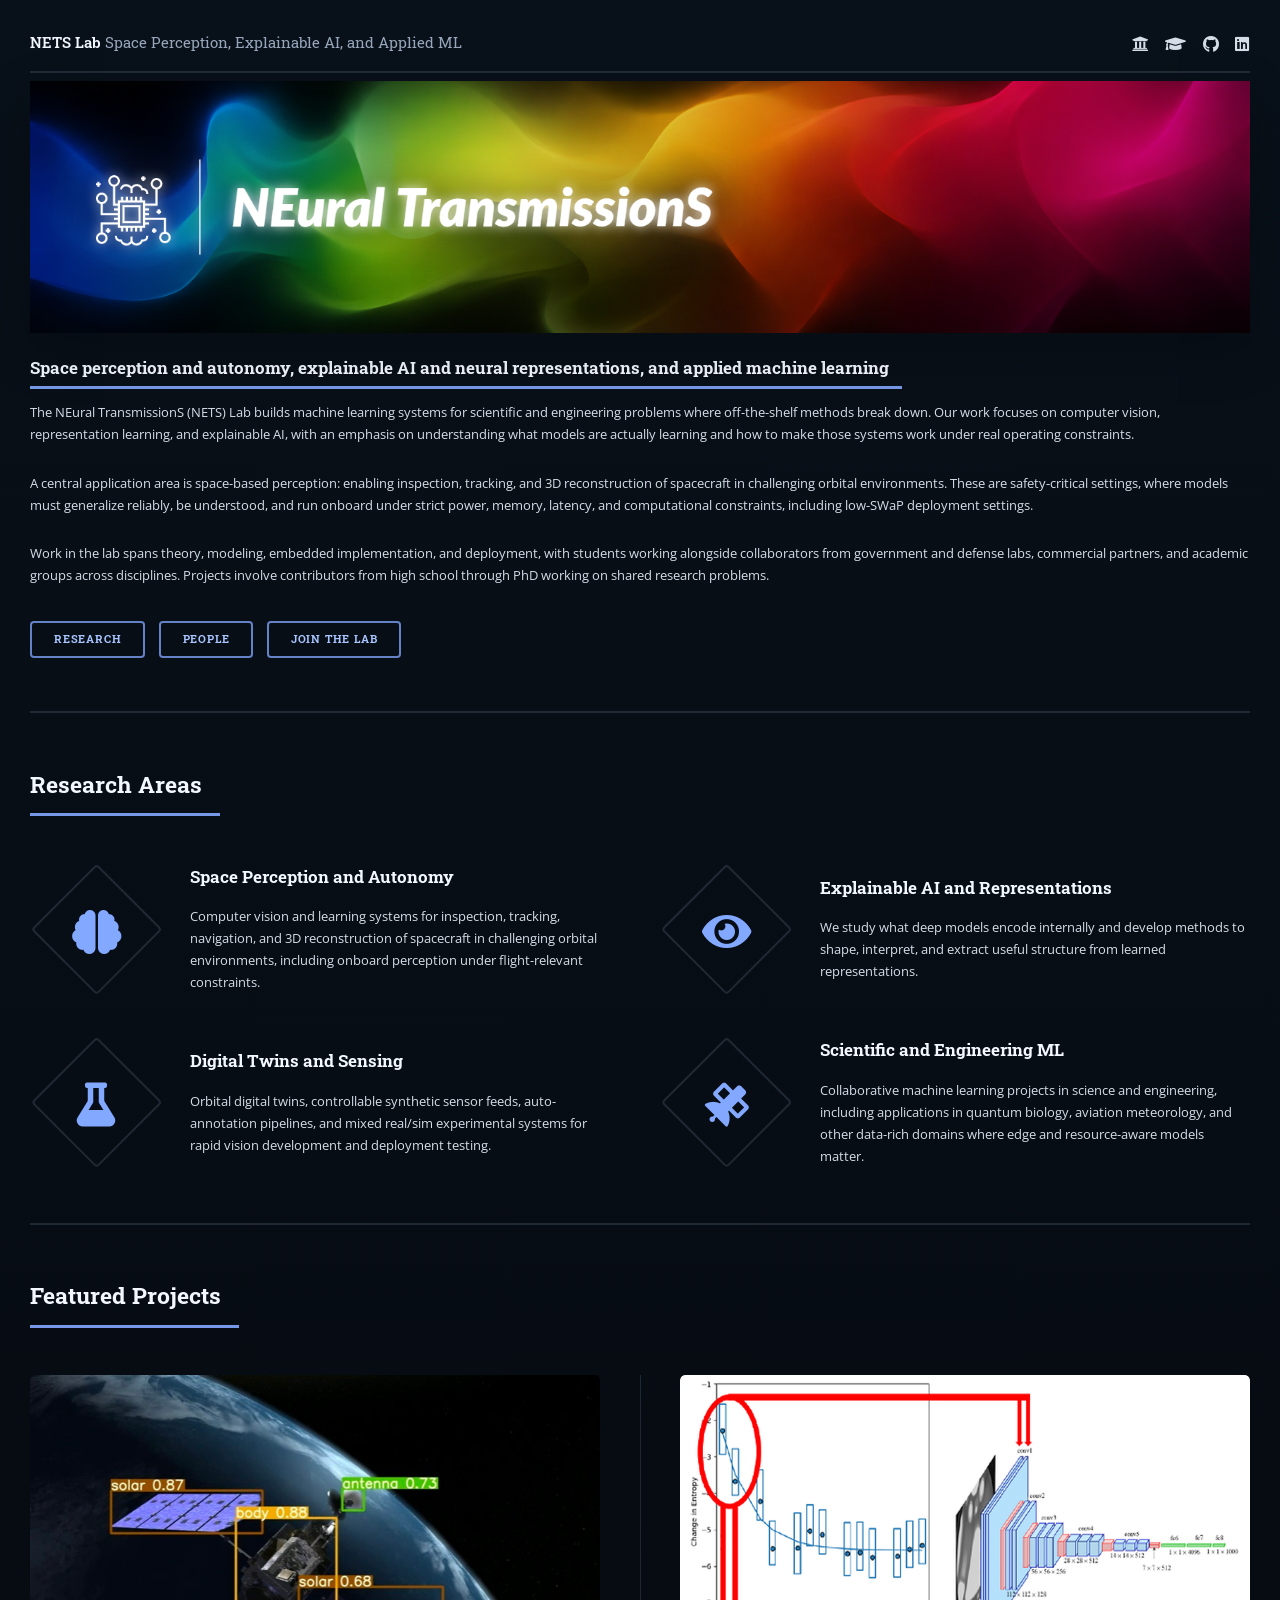
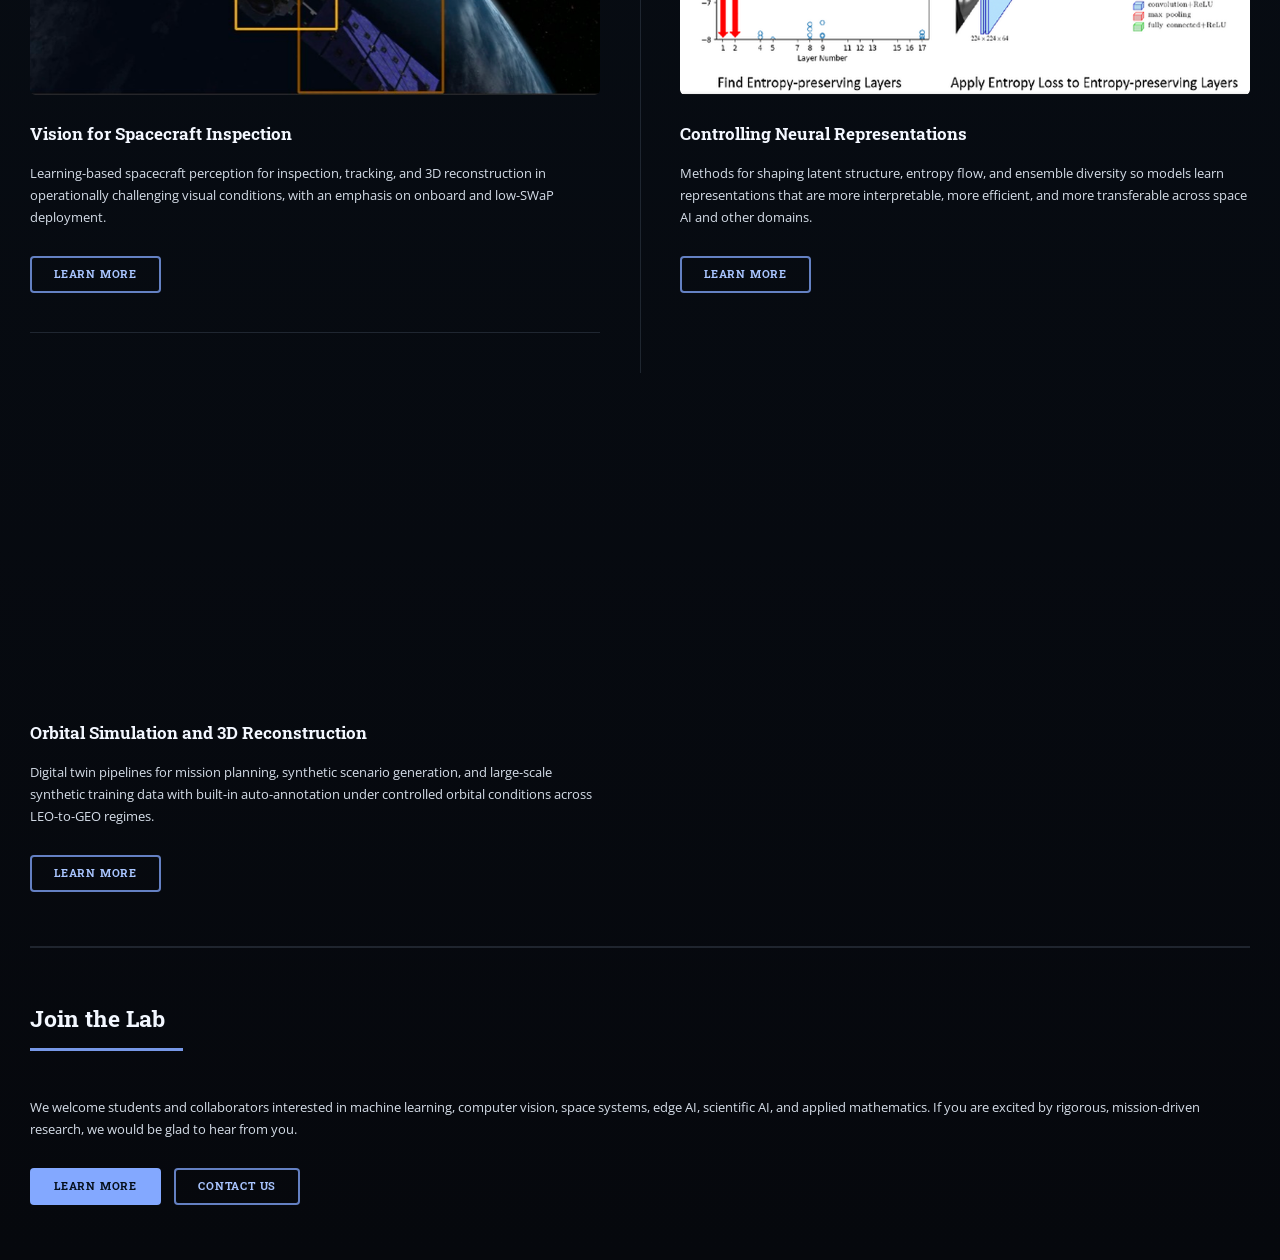
<file: index.html>
<!DOCTYPE HTML>
<!--
	Based on Editorial by HTML5 UP
	html5up.net | @ajlkn
	Free for personal and commercial use under the CCA 3.0 license
-->
<html>
	<head>
		<title>NETS Lab | NEural TransmissionS Lab</title>
		<meta charset="utf-8" />
		<meta name="viewport" content="width=device-width, initial-scale=1, user-scalable=no" />
		<meta name="description" content="NETS Lab studies space perception and autonomy, explainable AI and neural representations, edge deployment, and applied machine learning for scientific and engineering problems." />
		<link rel="stylesheet" href="assets/css/main.css?v=2" />
	</head>
	<body class="is-preload home-page">

		<!-- Wrapper -->
		<div id="wrapper">

			<!-- Main -->
			<div id="main">
				<div class="inner">

					<!-- Header -->
					<header id="header">
						<a href="index.html" class="logo">
							<strong>NETS Lab</strong>
							<span>Space Perception, Explainable AI, and Applied ML</span>
						</a>
						<ul class="icons">
							<li><a href="https://www.fit.edu/faculty-profiles/w/white-ryan/" class="icon solid fa-university"><span class="label">Faculty Profile</span></a></li>
							<li><a href="https://scholar.google.com/citations?hl=en&user=SHsJP3cAAAAJ&view_op=list_works" class="icon solid fa-graduation-cap"><span class="label">Google Scholar</span></a></li>
							<li><a href="https://github.com/NEural-TransmissionS" class="icon brands fa-github"><span class="label">GitHub</span></a></li>
							<li><a href="https://www.linkedin.com/in/ryan-white-326301b/" class="icon brands fa-linkedin"><span class="label">LinkedIn</span></a></li>
						</ul>
					</header>

					<!-- Banner -->
					<section class="banner-hero" aria-labelledby="nets-lab-title">
						<img src="images/nets-banner-bg.png" class="banner-bg" alt="" aria-hidden="true" />
						<div class="banner-overlay" aria-hidden="true"></div>
						<div class="banner-content">
							<img src="images/nets-banner-white.png" alt="NETS Lab logo" class="banner-logo" />
						</div>
					</section>

					<ul class="actions mobile-home-nav">
						<li><a href="about.html" class="button small">About</a></li>
						<li><a href="research.html" class="button small">Research</a></li>
						<li><a href="research.html#representative-projects" class="button small">Projects</a></li>
						<li><a href="research.html#all-publications" class="button small">Publications</a></li>
						<li><a href="people.html" class="button small">People</a></li>
						<li><a href="join.html" class="button small">Join</a></li>
						<li><a href="contact.html" class="button small">Contact</a></li>
					</ul>

					<!-- Intro -->
					<section class="home-intro">
						<header class="major">
							<h3 id="nets-lab-title">Space perception and autonomy, explainable AI and neural representations, and applied machine learning</h3>
						</header>

						<p>
							The NEural TransmissionS (NETS) Lab builds machine learning systems for scientific and engineering problems where off-the-shelf methods break down. Our work focuses on computer vision, representation learning, and explainable AI, with an emphasis on understanding what models are actually learning and how to make those systems work under real operating constraints.
						</p>

						<p>
							A central application area is space-based perception: enabling inspection, tracking, and 3D reconstruction of spacecraft in challenging orbital environments. These are safety-critical settings, where models must generalize reliably, be understood, and run onboard under strict power, memory, latency, and computational constraints, including low-SWaP deployment settings.
						</p>

						<p>
							Work in the lab spans theory, modeling, embedded implementation, and deployment, with students working alongside collaborators from government and defense labs, commercial partners, and academic groups across disciplines. Projects involve contributors from high school through PhD working on shared research problems.
						</p>

						<ul class="actions">
							<li><a href="research.html" class="button big">Research</a></li>
							<li><a href="people.html" class="button">People</a></li>
							<li><a href="join.html" class="button">Join the Lab</a></li>
						</ul>

					</section>

					<!-- Section: Research Areas -->
					<section>
						<header class="major">
							<h2>Research Areas</h2>
						</header>
						<div class="features">

							<article>
								<span class="icon solid fa-brain"></span>
								<div class="content">
									<h3>Space Perception and Autonomy</h3>
									<p>
										Computer vision and learning systems for inspection, tracking, navigation, and 3D reconstruction of spacecraft in challenging orbital environments, including onboard perception under flight-relevant constraints.
									</p>
								</div>
							</article>

							<article>
								<span class="icon solid fa-eye"></span>
								<div class="content">
									<h3>Explainable AI and Representations</h3>
									<p>
										We study what deep models encode internally and develop methods to shape, interpret, and extract useful structure from learned representations.
									</p>
								</div>
							</article>

							<article>
								<span class="icon solid fa-flask"></span>
								<div class="content">
									<h3>Digital Twins and Sensing</h3>
									<p>
										Orbital digital twins, controllable synthetic sensor feeds, auto-annotation pipelines, and mixed real/sim experimental systems for rapid vision development and deployment testing.
									</p>
								</div>
							</article>

							<article>
								<span class="icon solid fa-satellite"></span>
								<div class="content">
									<h3>Scientific and Engineering ML</h3>
									<p>
										Collaborative machine learning projects in science and engineering, including applications in quantum biology, aviation meteorology, and other data-rich domains where edge and resource-aware models matter.
									</p>
								</div>
							</article>

						</div>
					</section>

					<!-- Section: Featured Projects -->
					<section>
						<header class="major">
							<h2>Featured Projects</h2>
						</header>
						<div class="posts featured-projects">

							<article>
								<a href="research.html#representative-projects" class="image"><img src="images/objdetection.png" alt="Spacecraft inspection and object detection preview" /></a>
								<h3>Vision for Spacecraft Inspection</h3>
								<p>
									Learning-based spacecraft perception for inspection, tracking, and 3D reconstruction in operationally challenging visual conditions, with an emphasis on onboard and low-SWaP deployment.
								</p>
								<ul class="actions">
									<li><a href="research.html#representative-projects" class="button">Learn More</a></li>
								</ul>
							</article>

							<article>
								<a href="research.html#representative-projects" class="image"><img src="images/entropy-guidance-home.png" alt="Entropy guidance diagram for controlling neural representations" /></a>
								<h3>Controlling Neural Representations</h3>
								<p>
									Methods for shaping latent structure, entropy flow, and ensemble diversity so models learn representations that are more interpretable, more efficient, and more transferable across space AI and other domains.
								</p>
								<ul class="actions">
									<li><a href="research.html#representative-projects" class="button">Learn More</a></li>
								</ul>
							</article>

							<article>
								<a href="research.html#representative-projects" class="image">
									<video autoplay muted loop playsinline preload="metadata" aria-label="Orbital simulation and reconstruction project preview">
										<source src="images/dte_sim_website.mp4" type="video/mp4" />
									</video>
								</a>
								<h3>Orbital Simulation and 3D Reconstruction</h3>
								<p>
									Digital twin pipelines for mission planning, synthetic scenario generation, and large-scale synthetic training data with built-in auto-annotation under controlled orbital conditions across LEO-to-GEO regimes.
								</p>
								<ul class="actions">
									<li><a href="research.html#representative-projects" class="button">Learn More</a></li>
								</ul>
							</article>

						</div>
					</section>

					<!-- Section: Join -->
					<section>
						<header class="major">
							<h2>Join the Lab</h2>
						</header>
						<p>
							We welcome students and collaborators interested in machine learning, computer vision, space systems, edge AI, scientific AI, and applied mathematics. If you are excited by rigorous, mission-driven research, we would be glad to hear from you.
						</p>
						<ul class="actions">
							<li><a href="join.html" class="button primary">Learn More</a></li>
							<li><a href="contact.html" class="button">Contact Us</a></li>
						</ul>
					</section>

				</div>
			</div>

			<!-- Sidebar -->
			<div id="sidebar">
				<div class="inner">

					<!-- Menu -->
					<nav id="menu">
						<header class="major">
							<h2>Menu</h2>
						</header>
						<ul>
							<li><a href="index.html">Home</a></li>
							<li><a href="about.html">About the Lab</a></li>

							<li><a href="research.html">Research</a></li>
							<li><a href="people.html">People</a></li>

							<li><a href="join.html">Join the Lab</a></li>
							<li><a href="contact.html">Contact</a></li>
						</ul>
					</nav>

					<!-- Quick Links -->
					<section>
						<div class="mini-posts">

							<article>
								<a href="people.html" class="image"><img src="images/nets-people-preview.jpg" alt="NETS Lab group photo" /></a>
								<p>Meet current students, researchers, and collaborators in the lab.</p>
							</article>

							<article>
								<p>Learn about opportunities for undergraduate, master's, and PhD students.</p>
							</article>

						</div>
						<ul class="actions">
							<li><a href="about.html" class="button">About NETS</a></li>
						</ul>
					</section>

					<!-- Contact -->
					<section>
						<header class="major">
							<h2>Get in touch</h2>
						</header>
						<p>
							For collaboration inquiries, student opportunities, or general questions about the lab, feel free to reach out.
						</p>
						<ul class="contact">
							<li class="icon solid fa-envelope">
								<a href="mailto:rwhite@fit.edu">rwhite@fit.edu</a>
							</li>
							<li class="icon solid fa-building">
								Florida Institute of Technology<br />
								Department of Mathematics and Systems Engineering<br />
								Melbourne, Florida
							</li>
							<li class="icon solid fa-globe">
								<a href="https://www.fit.edu/faculty-profiles/w/white-ryan/">Dr. White's Faculty Profile</a>
							</li>
						</ul>
					</section>

					<!-- Footer -->
					<footer id="footer">
						<p class="copyright">
							&copy; 2026 NETS Lab. All rights reserved.
						</p>
					</footer>

				</div>
			</div>

		</div>

		<!-- Scripts -->
		<script src="assets/js/jquery.min.js"></script>
		<script src="assets/js/browser.min.js"></script>
		<script src="assets/js/breakpoints.min.js"></script>
		<script src="assets/js/util.js"></script>
		<script src="assets/js/main.js"></script>

	</body>
</html>
</file>
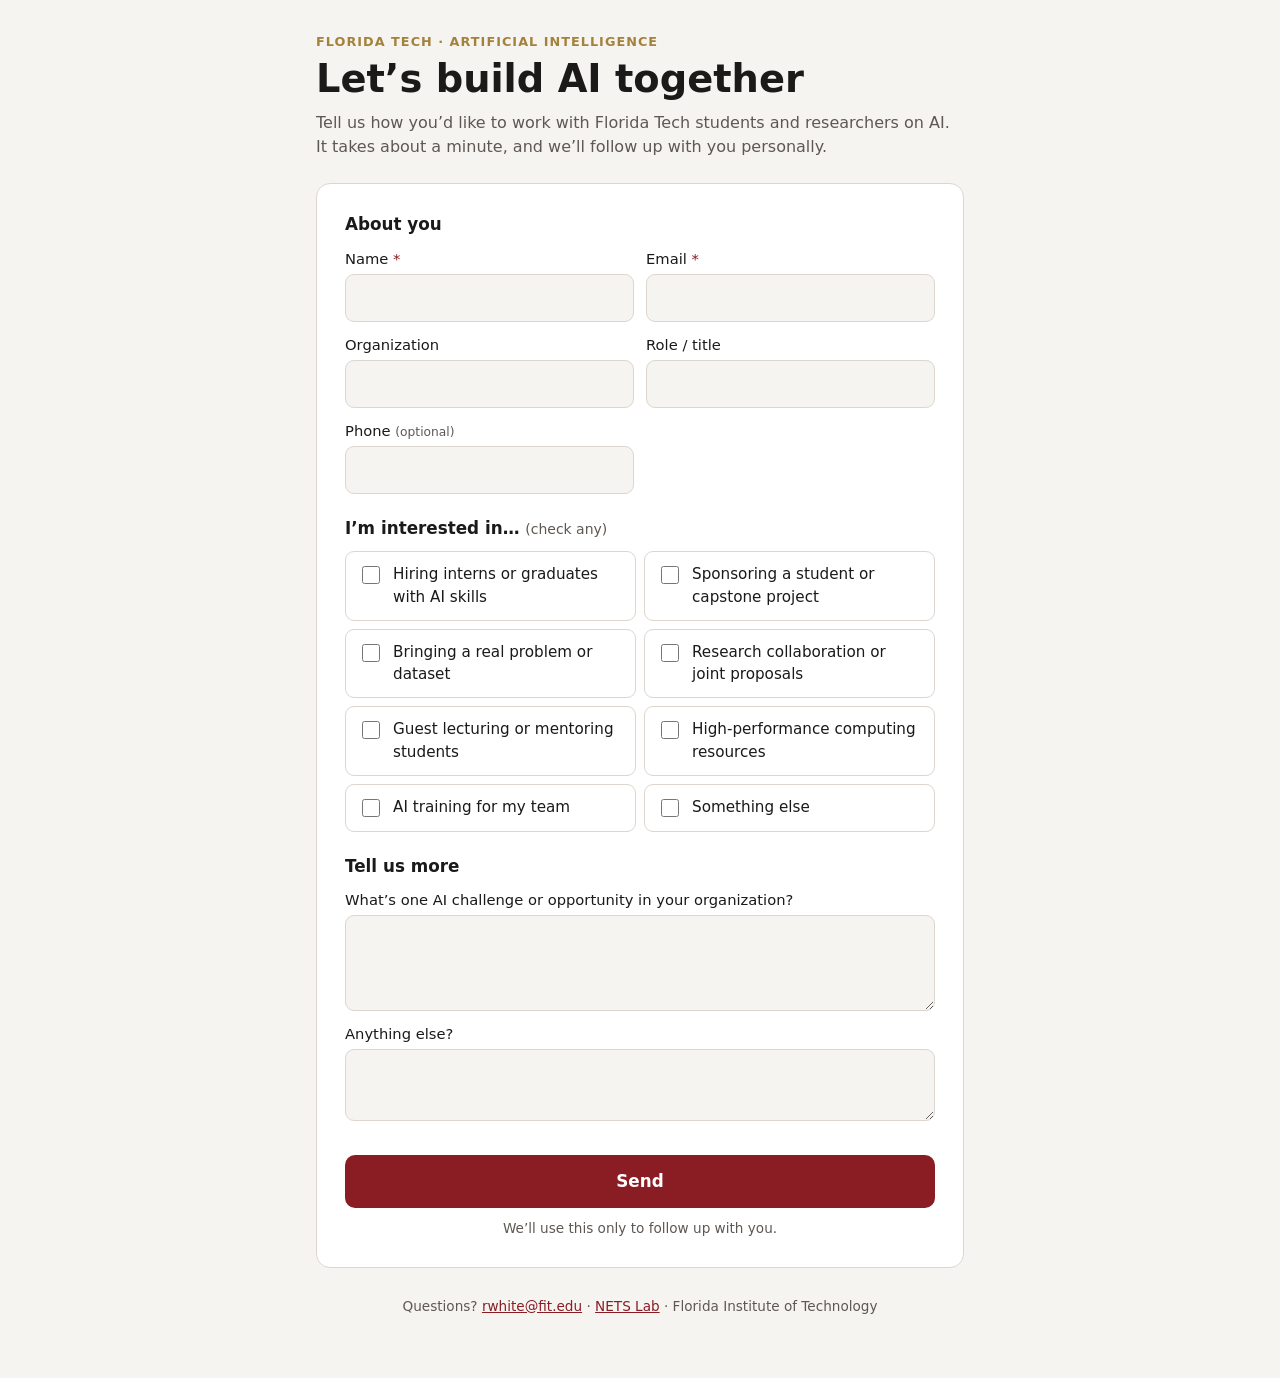
<file: apps/connect/index.html>
<!doctype html>
<html lang="en">
  <head>
    <meta charset="UTF-8" />
    <meta name="viewport" content="width=device-width, initial-scale=1.0" />
    <title>Build AI With Florida Tech</title>
    <meta
      name="description"
      content="Connect with Florida Tech on AI: internships, sponsored projects, research collaboration, and more."
    />
    <link rel="stylesheet" href="./styles.css" />
    <!-- Form logic + backend URL live in src/. See README.md for the submission interface. -->
    <script type="module" src="./src/main.js"></script>
  </head>
  <body>
    <main class="page">
      <header class="intro">
        <p class="eyebrow">Florida Tech &middot; Artificial Intelligence</p>
        <h1>Let&rsquo;s build AI together</h1>
        <p class="lead">
          Tell us how you&rsquo;d like to work with Florida Tech students and researchers on AI.
          It takes about a minute, and we&rsquo;ll follow up with you personally.
        </p>
      </header>

      <form id="connectForm" class="card" novalidate>
        <fieldset class="group">
          <legend>About you</legend>
          <div class="grid">
            <label class="field">
              <span>Name <em aria-hidden="true">*</em></span>
              <input name="name" type="text" autocomplete="name" required maxlength="200" />
            </label>
            <label class="field">
              <span>Email <em aria-hidden="true">*</em></span>
              <input name="email" type="email" autocomplete="email" required maxlength="200" />
            </label>
            <label class="field">
              <span>Organization</span>
              <input name="organization" type="text" autocomplete="organization" maxlength="200" />
            </label>
            <label class="field">
              <span>Role / title</span>
              <input name="role" type="text" autocomplete="organization-title" maxlength="200" />
            </label>
            <label class="field">
              <span>Phone <small>(optional)</small></span>
              <input name="phone" type="tel" autocomplete="tel" maxlength="50" />
            </label>
          </div>
        </fieldset>

        <fieldset class="group">
          <legend>I&rsquo;m interested in&hellip; <small>(check any)</small></legend>
          <!-- Values are written verbatim into the Sheet's "Interests" column; edit freely. -->
          <div class="choices">
            <label class="choice"><input type="checkbox" name="interests" value="Hiring interns or graduates" /><span>Hiring interns or graduates with AI skills</span></label>
            <label class="choice"><input type="checkbox" name="interests" value="Sponsoring a student project" /><span>Sponsoring a student or capstone project</span></label>
            <label class="choice"><input type="checkbox" name="interests" value="Bringing a problem or dataset" /><span>Bringing a real problem or dataset</span></label>
            <label class="choice"><input type="checkbox" name="interests" value="Research collaboration" /><span>Research collaboration or joint proposals</span></label>
            <label class="choice"><input type="checkbox" name="interests" value="Guest lecturing or mentoring" /><span>Guest lecturing or mentoring students</span></label>
            <label class="choice"><input type="checkbox" name="interests" value="High-performance computing" /><span>High-performance computing resources</span></label>
            <label class="choice"><input type="checkbox" name="interests" value="AI training for my team" /><span>AI training for my team</span></label>
            <label class="choice"><input type="checkbox" name="interests" value="Something else" /><span>Something else</span></label>
          </div>
        </fieldset>

        <fieldset class="group">
          <legend>Tell us more</legend>
          <label class="field">
            <span>What&rsquo;s one AI challenge or opportunity in your organization?</span>
            <textarea name="challenge" rows="3" maxlength="2000"></textarea>
          </label>
          <label class="field">
            <span>Anything else?</span>
            <textarea name="notes" rows="2" maxlength="2000"></textarea>
          </label>
        </fieldset>

        <!-- Honeypot: hidden from people; bots that fill it are silently dropped server-side. -->
        <div class="hp" aria-hidden="true">
          <label>Website <input name="website" type="text" tabindex="-1" autocomplete="off" /></label>
        </div>
        <!-- Filled from the ?src= query param (e.g. the QR code on a slide) so you can tell events apart. -->
        <input type="hidden" name="source" value="direct" />

        <p id="formError" class="error" role="alert" hidden></p>
        <button id="submitBtn" type="submit" class="submit">Send</button>
        <p class="fineprint">We&rsquo;ll use this only to follow up with you.</p>
      </form>

      <section id="thanks" class="card thanks" tabindex="-1" hidden>
        <h2>Thank you!</h2>
        <p>We&rsquo;ve got your note and will be in touch soon.</p>
        <p>
          Can&rsquo;t wait? Email
          <a href="mailto:rwhite@fit.edu">Dr. Ryan White</a>.
        </p>
      </section>

      <footer class="footer">
        <p>
          Questions? <a href="mailto:rwhite@fit.edu">rwhite@fit.edu</a> &middot;
          <a href="../../index.html">NETS Lab</a> &middot; Florida Institute of Technology
        </p>
      </footer>
    </main>
  </body>
</html>
</file>
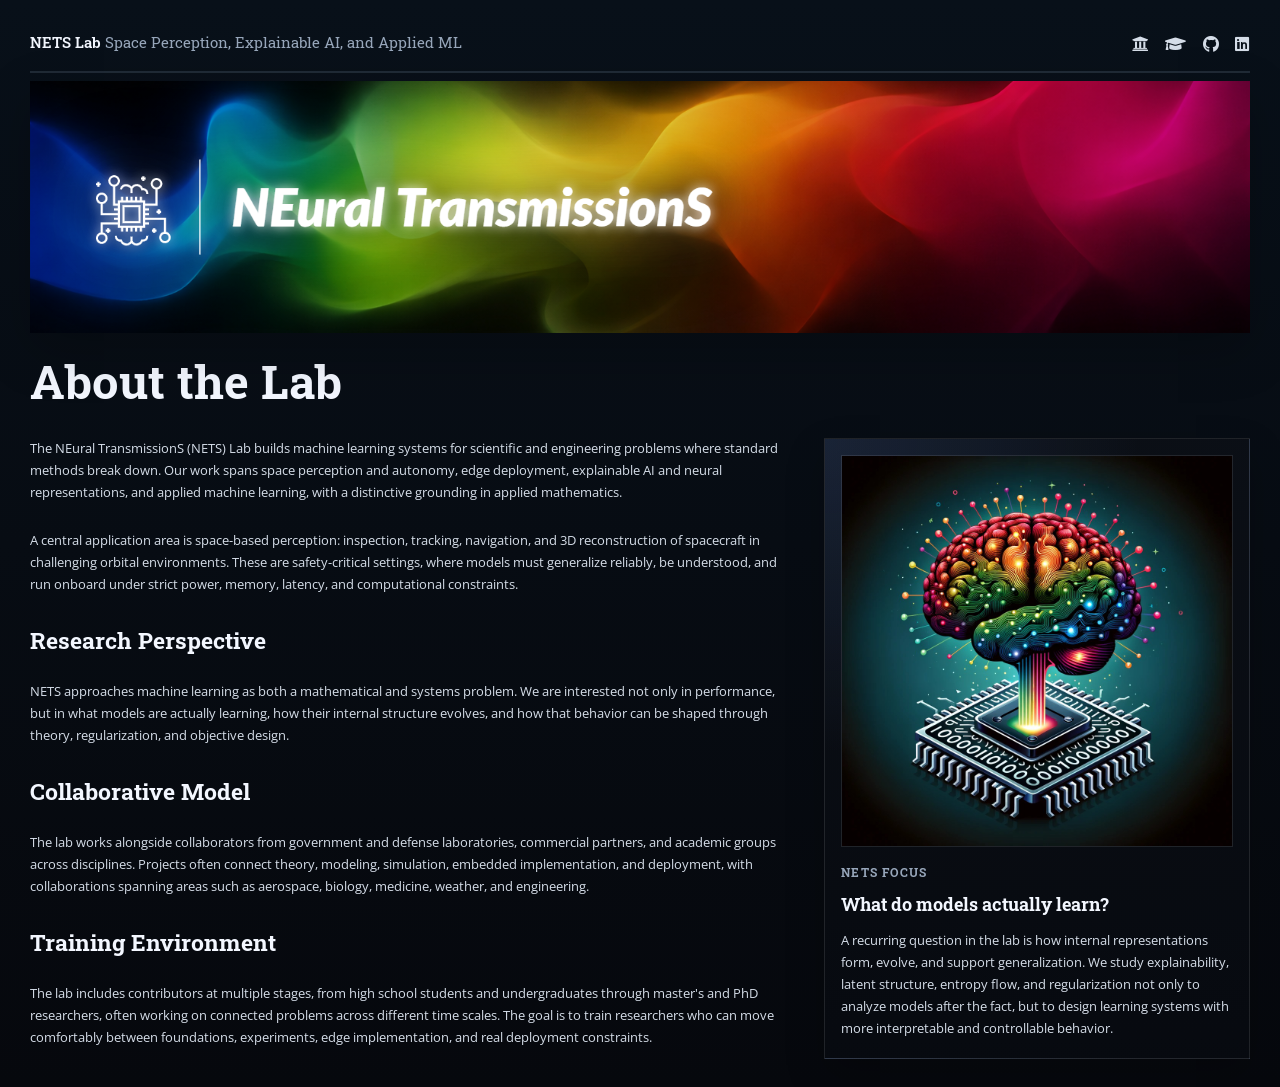
<file: about.html>
<!DOCTYPE HTML>
<!--
	Based on Editorial by HTML5 UP
	html5up.net | @ajlkn
	Free for personal and commercial use under the CCA 3.0 license
-->
<html>
	<head>
		<title>About | NETS Lab</title>
		<meta charset="utf-8" />
		<meta name="viewport" content="width=device-width, initial-scale=1, user-scalable=no" />
		<meta name="description" content="About the NEural TransmissionS (NETS) Lab." />
		<link rel="stylesheet" href="assets/css/main.css" />
	</head>
	<body class="is-preload">

		<div id="wrapper">

			<div id="main">
				<div class="inner">

					<header id="header">
						<a href="index.html" class="logo">
							<strong>NETS Lab</strong>
							<span>Space Perception, Explainable AI, and Applied ML</span>
						</a>
						<ul class="icons">
							<li><a href="https://www.fit.edu/faculty-profiles/w/white-ryan/" class="icon solid fa-university"><span class="label">Faculty Profile</span></a></li>
							<li><a href="https://scholar.google.com/citations?hl=en&user=SHsJP3cAAAAJ&view_op=list_works" class="icon solid fa-graduation-cap"><span class="label">Google Scholar</span></a></li>
							<li><a href="https://github.com/NEural-TransmissionS" class="icon brands fa-github"><span class="label">GitHub</span></a></li>
							<li><a href="https://www.linkedin.com/in/ryan-white-326301b/" class="icon brands fa-linkedin"><span class="label">LinkedIn</span></a></li>
						</ul>
					</header>

					<ul class="actions mobile-home-nav">
						<li><a href="about.html" class="button small">About</a></li>
						<li><a href="research.html" class="button small">Research</a></li>
						<li><a href="research.html#representative-projects" class="button small">Projects</a></li>
						<li><a href="research.html#all-publications" class="button small">Publications</a></li>
						<li><a href="people.html" class="button small">People</a></li>
						<li><a href="join.html" class="button small">Join</a></li>
						<li><a href="contact.html" class="button small">Contact</a></li>
					</ul>

					<section class="banner-hero" aria-hidden="true">
						<img src="images/nets-banner-bg.png" class="banner-bg" alt="" />
						<div class="banner-overlay"></div>
						<div class="banner-content">
							<img src="images/nets-banner-white.png" alt="" class="banner-logo" />
						</div>
					</section>

					<section class="page-intro">
						<header class="main">
							<h1>About the Lab</h1>
						</header>

						<div class="about-intro-grid">
							<div class="about-intro-copy">
								<p>
									The NEural TransmissionS (NETS) Lab builds machine learning systems for scientific and engineering problems where standard methods break down. Our work spans space perception and autonomy, edge deployment, explainable AI and neural representations, and applied machine learning, with a distinctive grounding in applied mathematics.
								</p>

								<p>
									A central application area is space-based perception: inspection, tracking, navigation, and 3D reconstruction of spacecraft in challenging orbital environments. These are safety-critical settings, where models must generalize reliably, be understood, and run onboard under strict power, memory, latency, and computational constraints.
								</p>
								<h2>Research Perspective</h2>

								<p>
									NETS approaches machine learning as both a mathematical and systems problem. We are interested not only in performance, but in what models are actually learning, how their internal structure evolves, and how that behavior can be shaped through theory, regularization, and objective design.
								</p>

								<h2>Collaborative Model</h2>

								<p>
									The lab works alongside collaborators from government and defense laboratories, commercial partners, and academic groups across disciplines. Projects often connect theory, modeling, simulation, embedded implementation, and deployment, with collaborations spanning areas such as aerospace, biology, medicine, weather, and engineering.
								</p>

								<h2>Training Environment</h2>

								<p>
									The lab includes contributors at multiple stages, from high school students and undergraduates through master's and PhD researchers, often working on connected problems across different time scales. The goal is to train researchers who can move comfortably between foundations, experiments, edge implementation, and real deployment constraints.
								</p>
							</div>

							<div class="about-side-stack">
								<aside class="about-accent-card about-accent-inline">
									<img src="images/cool_brain_3.jpg" alt="Stylized neural-brain illustration" class="about-accent-image" />
									<p class="about-accent-label">NETS Focus</p>
									<h2>What do models actually learn?</h2>
									<p>
										A recurring question in the lab is how internal representations form, evolve, and support generalization. We study explainability, latent structure, entropy flow, and regularization not only to analyze models after the fact, but to design learning systems with more interpretable and controllable behavior.
									</p>
								</aside>
							</div>
						</div>

					</section>

				</div>
			</div>

			<div id="sidebar">
				<div class="inner">

					<nav id="menu">
						<header class="major">
							<h2>Menu</h2>
						</header>
						<ul>
							<li><a href="index.html">Home</a></li>
							<li><a href="about.html">About the Lab</a></li>
							<li><a href="research.html">Research</a></li>
							<li><a href="people.html">People</a></li>
							<li><a href="join.html">Join the Lab</a></li>
							<li><a href="contact.html">Contact</a></li>
						</ul>
					</nav>

					<section>
						<header class="major">
							<h2>Quick Links</h2>
						</header>
						<div class="mini-posts">
							<article>
								<p>Research themes spanning space perception, explainable AI, neural representations, and scientific machine learning.</p>
							</article>
							<article>
								<p>People and collaborators across mathematics, machine learning, computer vision, and aerospace applications.</p>
							</article>
							<article>
								<p>Open opportunities for students interested in rigorous, applied, and collaborative research.</p>
							</article>
						</div>
						<ul class="actions">
							<li><a href="research.html" class="button">Research</a></li>
						</ul>
					</section>

					<section>
						<header class="major">
							<h2>Get in touch</h2>
						</header>
						<p>
							For collaboration inquiries, student opportunities, or general questions about the lab, feel free to reach out.
						</p>
						<ul class="contact">
							<li class="icon solid fa-envelope">
								<a href="mailto:rwhite@fit.edu">rwhite@fit.edu</a>
							</li>
							<li class="icon solid fa-building">
								Florida Institute of Technology<br />
								Department of Mathematics and Systems Engineering<br />
								Melbourne, Florida
							</li>
							<li class="icon solid fa-globe">
								<a href="https://www.fit.edu/faculty-profiles/w/white-ryan/">Dr. White's Faculty Profile</a>
							</li>
						</ul>
					</section>

					<footer id="footer">
						<p class="copyright">
							&copy; 2026 NETS Lab. All rights reserved.
						</p>
					</footer>

				</div>
			</div>

		</div>

		<script src="assets/js/jquery.min.js"></script>
		<script src="assets/js/browser.min.js"></script>
		<script src="assets/js/breakpoints.min.js"></script>
		<script src="assets/js/util.js"></script>
		<script src="assets/js/main.js"></script>

	</body>
</html>
</file>
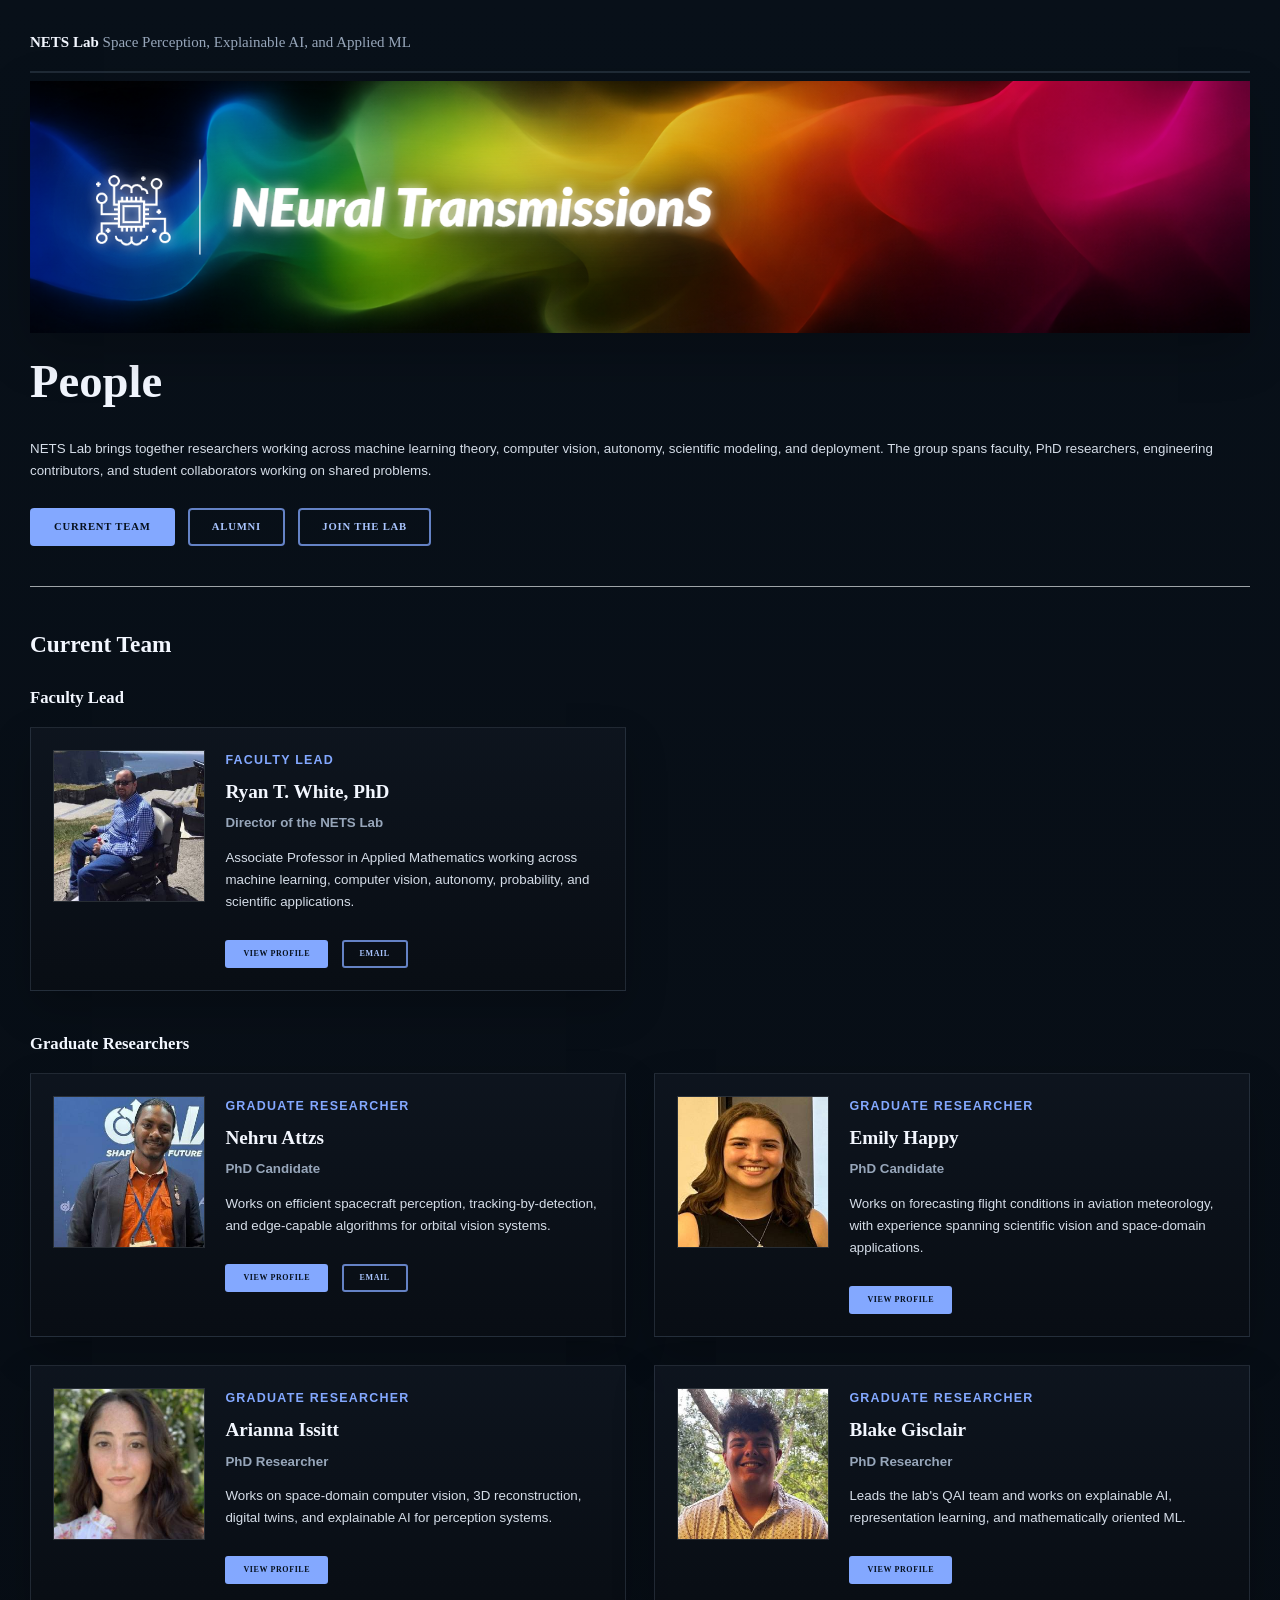
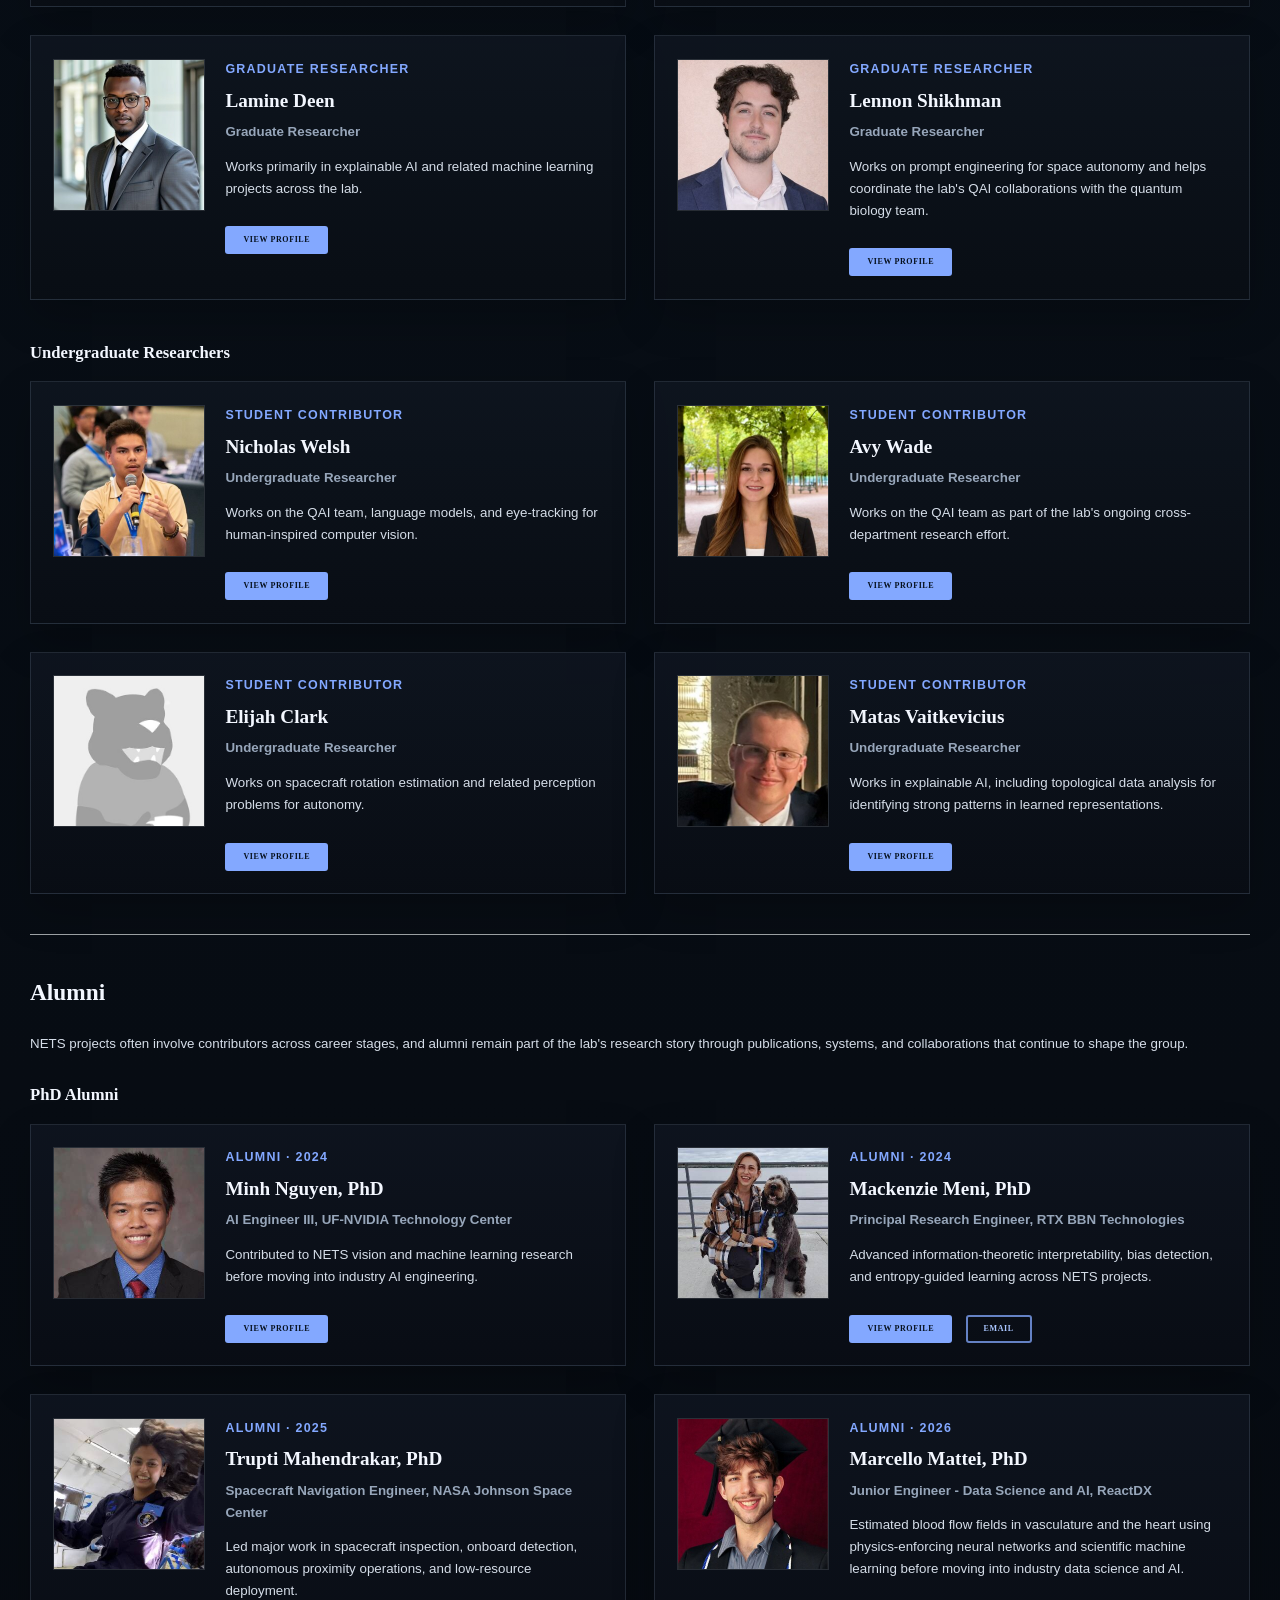
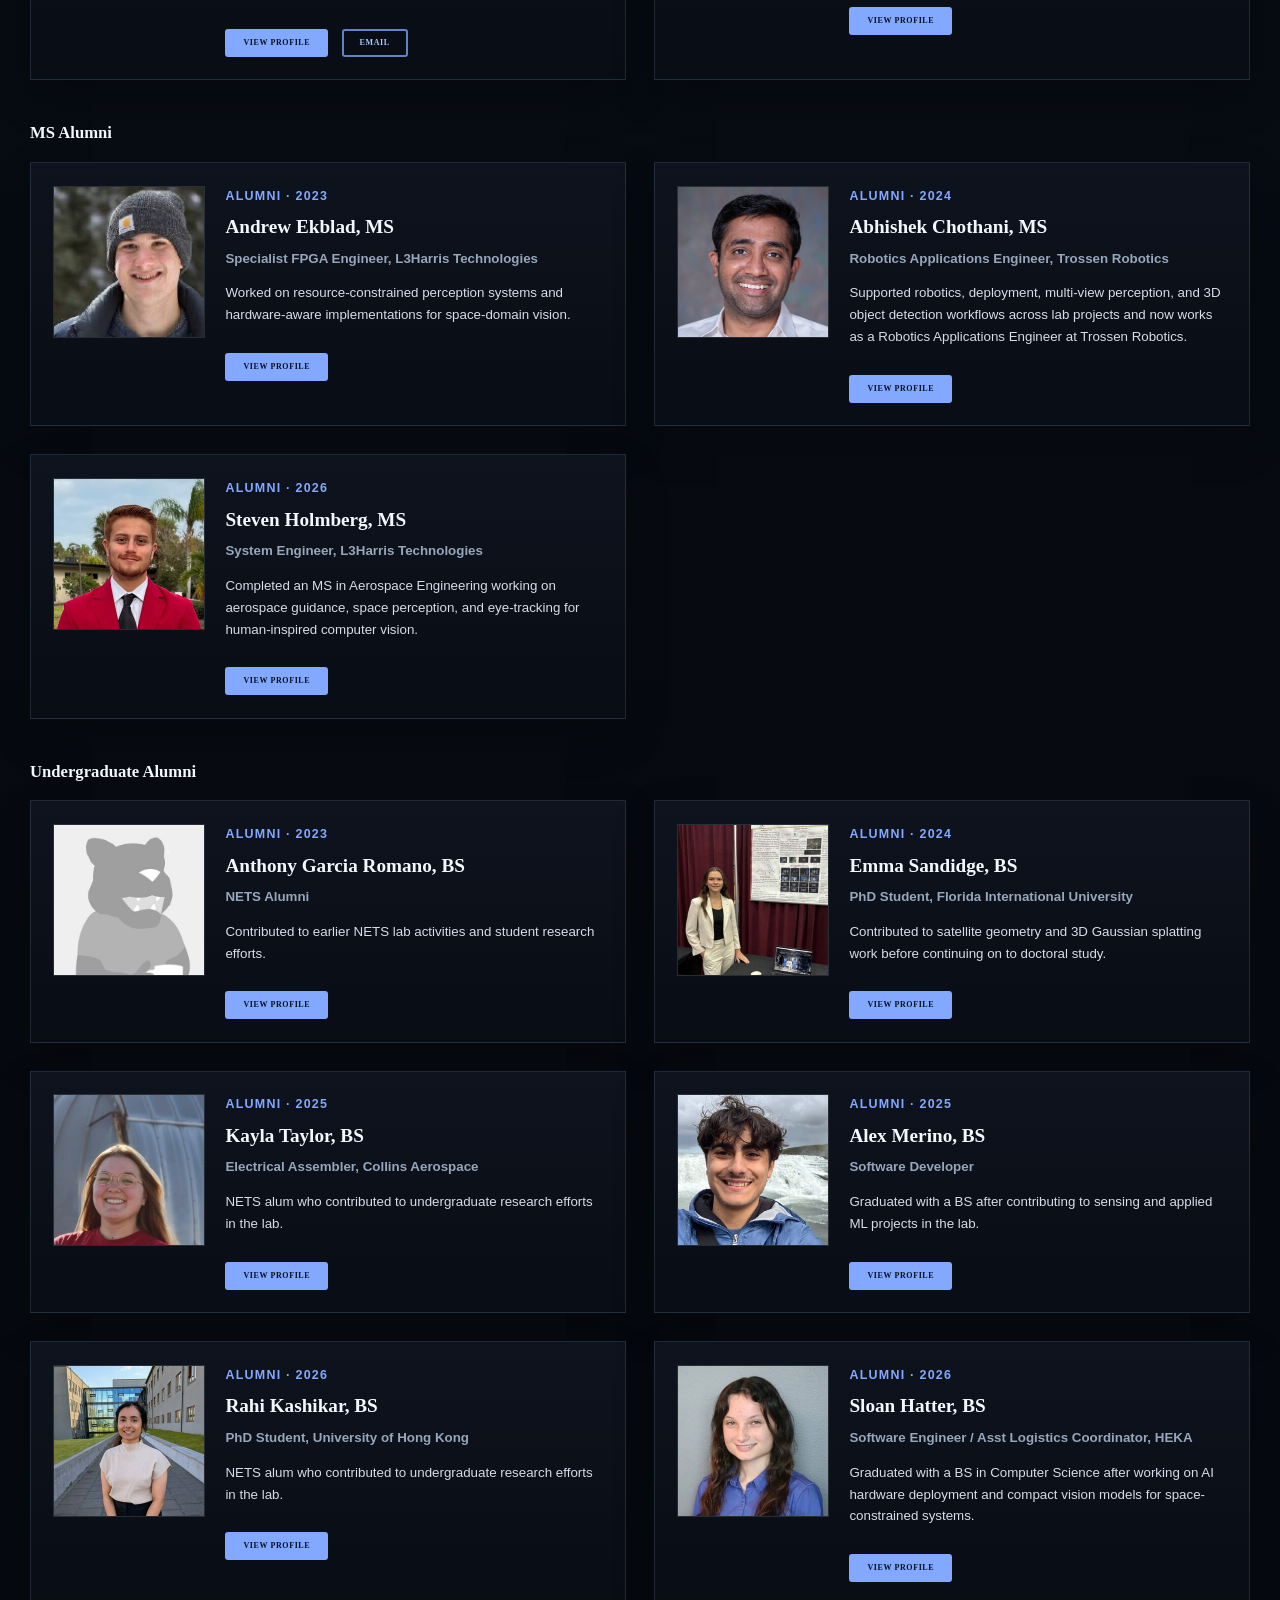
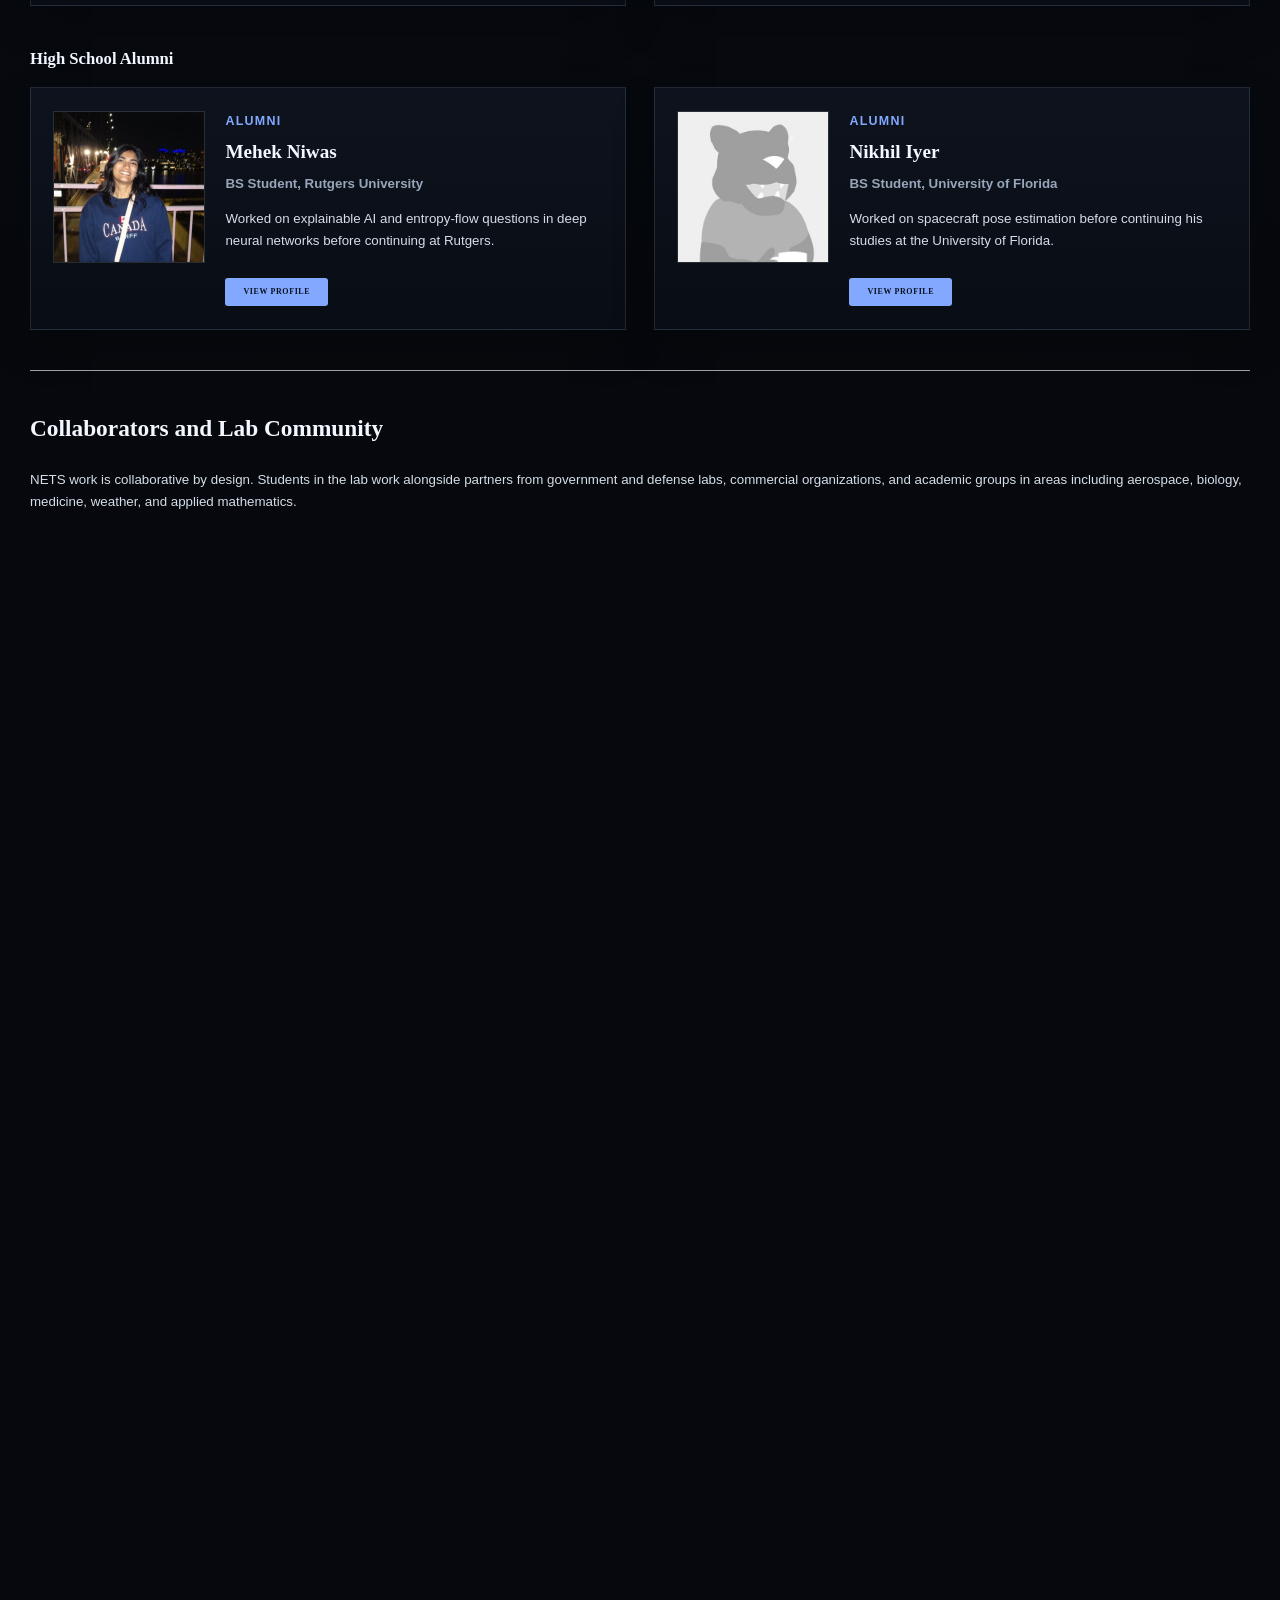
<file: alumni.html>
<!DOCTYPE HTML>
<!--
	Based on Editorial by HTML5 UP
	html5up.net | @ajlkn
	Free for personal and commercial use under the CCA 3.0 license
-->
<html>
	<head>
		<title>Alumni | NETS Lab</title>
		<meta charset="utf-8" />
		<meta http-equiv="refresh" content="0; url=people.html#alumni" />
		<meta name="viewport" content="width=device-width, initial-scale=1, user-scalable=no" />
		<meta name="description" content="Redirecting to the unified NETS Lab people page." />
		<link rel="stylesheet" href="assets/css/main.css" />
	</head>
	<body class="is-preload">
		<div id="wrapper">
			<div id="main">
				<div class="inner">
					<section>
						<header class="main">
							<h1>Alumni</h1>
						</header>
						<p>Redirecting to <a href="people.html#alumni">People and Alumni</a>.</p>
					</section>
				</div>
			</div>
		</div>
	</body>
</html>
</file>
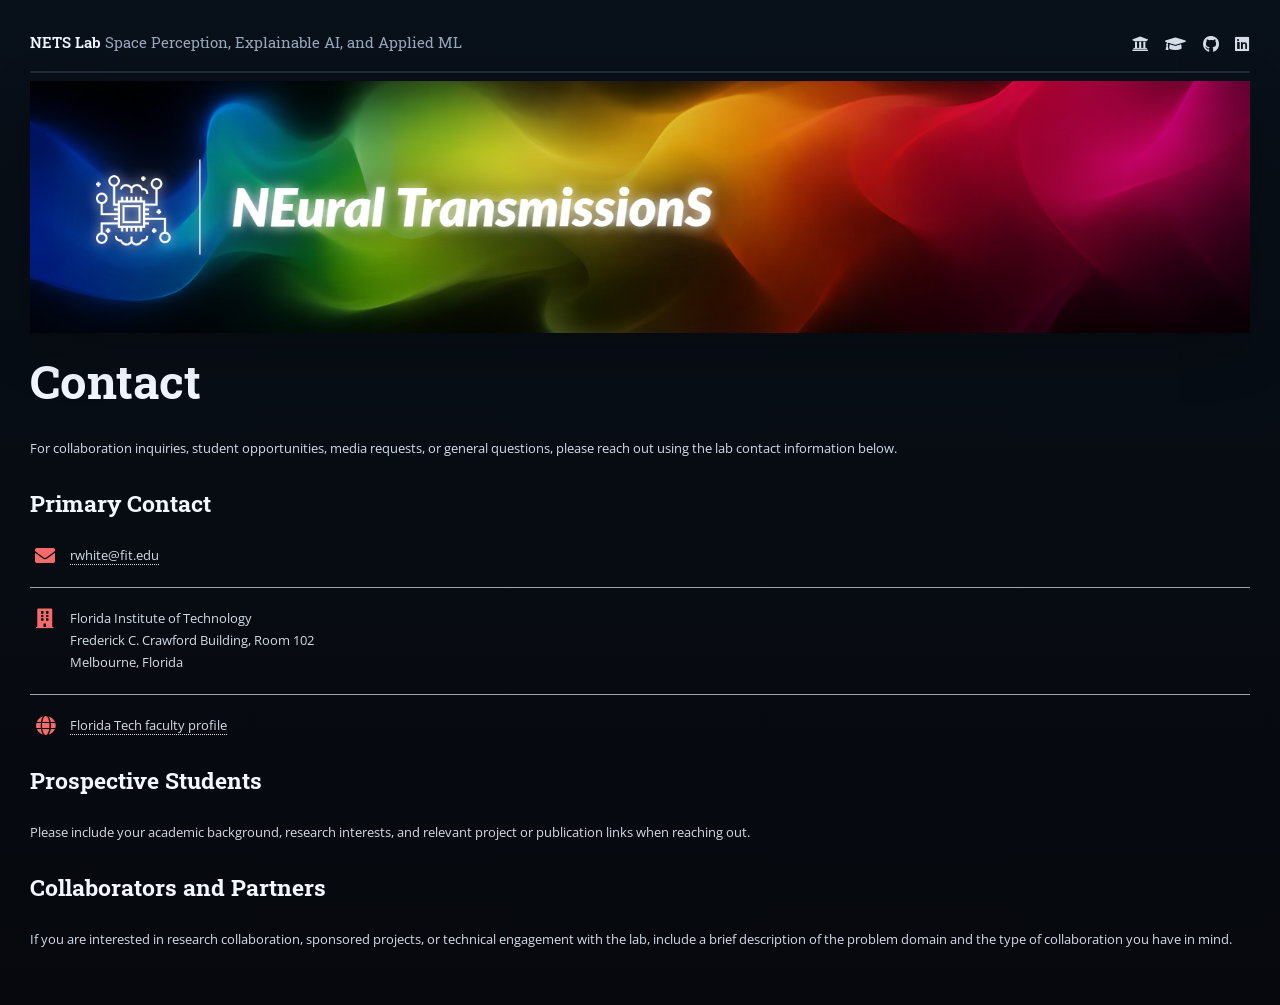
<file: contact.html>
<!DOCTYPE HTML>
<html>
	<head>
		<title>Contact | NETS Lab</title>
		<meta charset="utf-8" />
		<meta name="viewport" content="width=device-width, initial-scale=1, user-scalable=no" />
		<meta name="description" content="Contact the NETS Lab." />
		<link rel="stylesheet" href="assets/css/main.css" />
	</head>
	<body class="is-preload">
		<div id="wrapper">
			<div id="main">
				<div class="inner">
					<header id="header">
						<a href="index.html" class="logo">
							<strong>NETS Lab</strong>
							<span>Space Perception, Explainable AI, and Applied ML</span>
						</a>
						<ul class="icons">
							<li><a href="https://www.fit.edu/faculty-profiles/w/white-ryan/" class="icon solid fa-university"><span class="label">Faculty Profile</span></a></li>
							<li><a href="https://scholar.google.com/citations?hl=en&user=SHsJP3cAAAAJ&view_op=list_works" class="icon solid fa-graduation-cap"><span class="label">Google Scholar</span></a></li>
							<li><a href="https://github.com/NEural-TransmissionS" class="icon brands fa-github"><span class="label">GitHub</span></a></li>
							<li><a href="https://www.linkedin.com/in/ryan-white-326301b/" class="icon brands fa-linkedin"><span class="label">LinkedIn</span></a></li>
						</ul>
					</header>

					<ul class="actions mobile-home-nav">
						<li><a href="about.html" class="button small">About</a></li>
						<li><a href="research.html" class="button small">Research</a></li>
						<li><a href="research.html#representative-projects" class="button small">Projects</a></li>
						<li><a href="research.html#all-publications" class="button small">Publications</a></li>
						<li><a href="people.html" class="button small">People</a></li>
						<li><a href="join.html" class="button small">Join</a></li>
						<li><a href="contact.html" class="button small">Contact</a></li>
					</ul>

					<section class="banner-hero" aria-hidden="true">
						<img src="images/nets-banner-bg.png" class="banner-bg" alt="" />
						<div class="banner-overlay"></div>
						<div class="banner-content">
							<img src="images/nets-banner-white.png" alt="" class="banner-logo" />
						</div>
					</section>

					<section class="page-intro">
						<header class="main">
							<h1>Contact</h1>
						</header>

						<p>For collaboration inquiries, student opportunities, media requests, or general questions, please reach out using the lab contact information below.</p>

						<h2>Primary Contact</h2>
						<ul class="contact">
							<li class="icon solid fa-envelope"><a href="mailto:rwhite@fit.edu">rwhite@fit.edu</a></li>
							<li class="icon solid fa-building">Florida Institute of Technology<br />Frederick C. Crawford Building, Room 102<br />Melbourne, Florida</li>
							<li class="icon solid fa-globe"><a href="https://www.fit.edu/faculty-profiles/w/white-ryan/">Florida Tech faculty profile</a></li>
						</ul>

						<h2>Prospective Students</h2>
						<p>Please include your academic background, research interests, and relevant project or publication links when reaching out.</p>

						<h2>Collaborators and Partners</h2>
						<p>If you are interested in research collaboration, sponsored projects, or technical engagement with the lab, include a brief description of the problem domain and the type of collaboration you have in mind.</p>
					</section>
				</div>
			</div>

			<div id="sidebar">
				<div class="inner">
					<nav id="menu">
						<header class="major"><h2>Menu</h2></header>
						<ul>
							<li><a href="index.html">Home</a></li>
							<li><a href="about.html">About the Lab</a></li>
							<li><a href="research.html">Research</a></li>
							<li><a href="people.html">People</a></li>
							<li><a href="join.html">Join the Lab</a></li>
							<li><a href="contact.html">Contact</a></li>
						</ul>
					</nav>
					<section>
						<div class="mini-posts">
							<article>
								<p>Research themes spanning space perception, explainable AI, neural representations, and scientific machine learning.</p>
							</article>
							<article>
								<p>People and collaborators across mathematics, machine learning, computer vision, and aerospace applications.</p>
							</article>
							<article>
								<p>Open opportunities for students interested in rigorous, applied, and collaborative research.</p>
							</article>
						</div>
						<ul class="actions">
							<li><a href="research.html" class="button">Research</a></li>
						</ul>
					</section>
					<section>
						<header class="major"><h2>Get in touch</h2></header>
						<p>For collaboration inquiries, student opportunities, or general questions about the lab, feel free to reach out.</p>
						<ul class="contact">
							<li class="icon solid fa-envelope"><a href="mailto:rwhite@fit.edu">rwhite@fit.edu</a></li>
							<li class="icon solid fa-building">Florida Institute of Technology<br />Department of Mathematics and Systems Engineering<br />Melbourne, Florida</li>
							<li class="icon solid fa-globe"><a href="https://www.fit.edu/faculty-profiles/w/white-ryan/">Dr. White's Faculty Profile</a></li>
						</ul>
					</section>
					<footer id="footer">
						<p class="copyright">&copy; 2026 NETS Lab. All rights reserved.</p>
					</footer>
				</div>
			</div>
		</div>

		<script src="assets/js/jquery.min.js"></script>
		<script src="assets/js/browser.min.js"></script>
		<script src="assets/js/breakpoints.min.js"></script>
		<script src="assets/js/util.js"></script>
		<script src="assets/js/main.js"></script>
	</body>
</html>
</file>
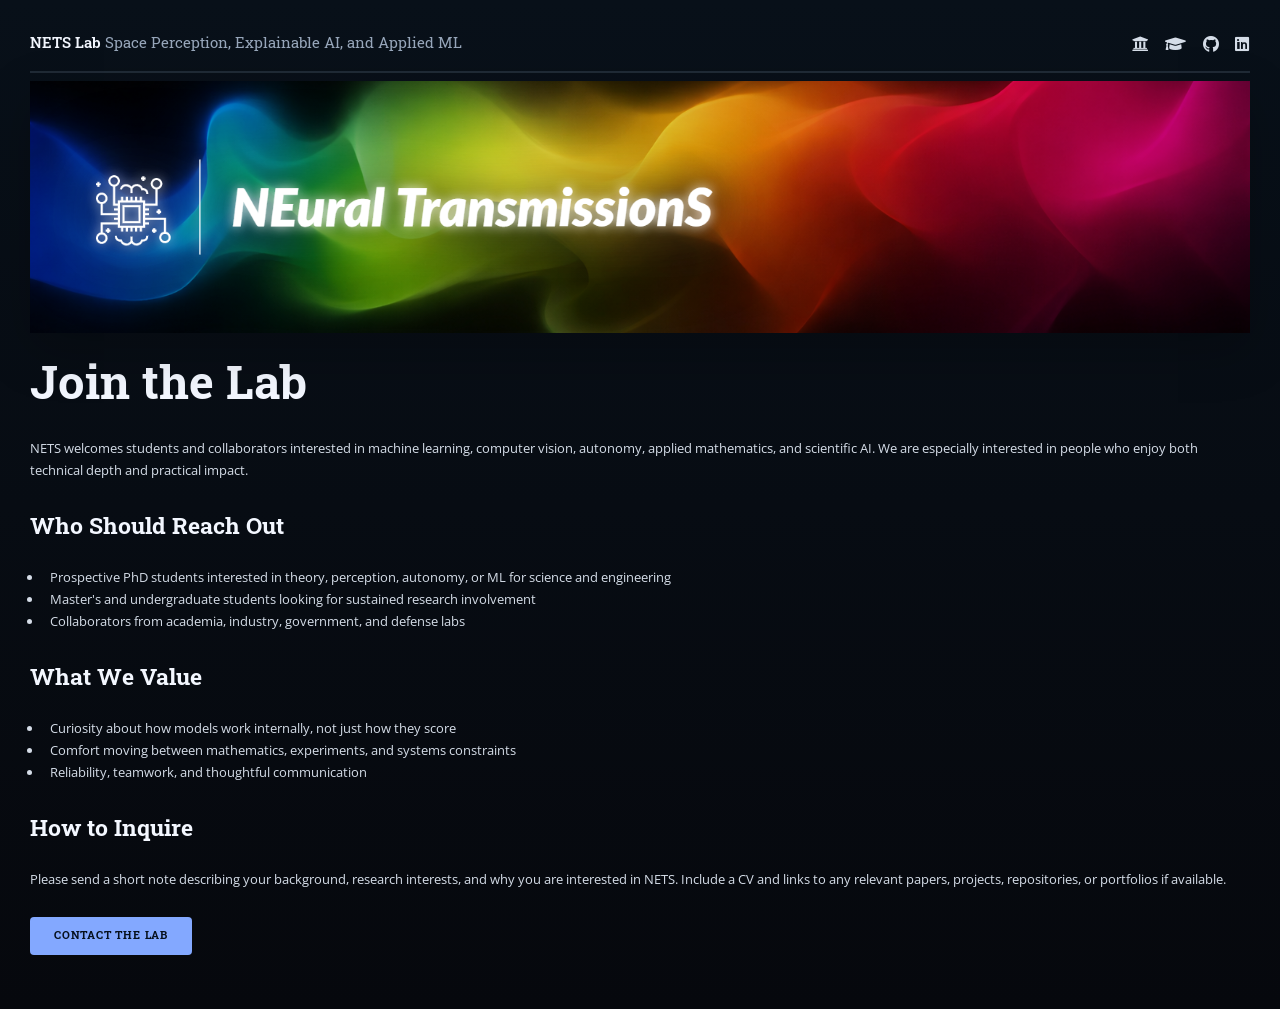
<file: join.html>
<!DOCTYPE HTML>
<html>
	<head>
		<title>Join the Lab | NETS Lab</title>
		<meta charset="utf-8" />
		<meta name="viewport" content="width=device-width, initial-scale=1, user-scalable=no" />
		<meta name="description" content="Join the NETS Lab." />
		<link rel="stylesheet" href="assets/css/main.css" />
	</head>
	<body class="is-preload">
		<div id="wrapper">
			<div id="main">
				<div class="inner">
					<header id="header">
						<a href="index.html" class="logo">
							<strong>NETS Lab</strong>
							<span>Space Perception, Explainable AI, and Applied ML</span>
						</a>
						<ul class="icons">
							<li><a href="https://www.fit.edu/faculty-profiles/w/white-ryan/" class="icon solid fa-university"><span class="label">Faculty Profile</span></a></li>
							<li><a href="https://scholar.google.com/citations?hl=en&user=SHsJP3cAAAAJ&view_op=list_works" class="icon solid fa-graduation-cap"><span class="label">Google Scholar</span></a></li>
							<li><a href="https://github.com/NEural-TransmissionS" class="icon brands fa-github"><span class="label">GitHub</span></a></li>
							<li><a href="https://www.linkedin.com/in/ryan-white-326301b/" class="icon brands fa-linkedin"><span class="label">LinkedIn</span></a></li>
						</ul>
					</header>

					<ul class="actions mobile-home-nav">
						<li><a href="about.html" class="button small">About</a></li>
						<li><a href="research.html" class="button small">Research</a></li>
						<li><a href="research.html#representative-projects" class="button small">Projects</a></li>
						<li><a href="research.html#all-publications" class="button small">Publications</a></li>
						<li><a href="people.html" class="button small">People</a></li>
						<li><a href="join.html" class="button small">Join</a></li>
						<li><a href="contact.html" class="button small">Contact</a></li>
					</ul>

					<section class="banner-hero" aria-hidden="true">
						<img src="images/nets-banner-bg.png" class="banner-bg" alt="" />
						<div class="banner-overlay"></div>
						<div class="banner-content">
							<img src="images/nets-banner-white.png" alt="" class="banner-logo" />
						</div>
					</section>

					<section class="page-intro">
						<header class="main">
							<h1>Join the Lab</h1>
						</header>

						<p>NETS welcomes students and collaborators interested in machine learning, computer vision, autonomy, applied mathematics, and scientific AI. We are especially interested in people who enjoy both technical depth and practical impact.</p>

						<h2>Who Should Reach Out</h2>
						<ul>
							<li>Prospective PhD students interested in theory, perception, autonomy, or ML for science and engineering</li>
							<li>Master's and undergraduate students looking for sustained research involvement</li>
							<li>Collaborators from academia, industry, government, and defense labs</li>
						</ul>

						<h2>What We Value</h2>
						<ul>
							<li>Curiosity about how models work internally, not just how they score</li>
							<li>Comfort moving between mathematics, experiments, and systems constraints</li>
							<li>Reliability, teamwork, and thoughtful communication</li>
						</ul>

						<h2>How to Inquire</h2>
						<p>
							Please send a short note describing your background, research interests, and why you are interested in NETS. Include a CV and links to any relevant papers, projects, repositories, or portfolios if available.
						</p>

						<ul class="actions">
							<li><a href="contact.html" class="button primary">Contact the Lab</a></li>
						</ul>
					</section>
				</div>
			</div>

			<div id="sidebar">
				<div class="inner">
					<nav id="menu">
						<header class="major"><h2>Menu</h2></header>
						<ul>
							<li><a href="index.html">Home</a></li>
							<li><a href="about.html">About the Lab</a></li>
							<li><a href="research.html">Research</a></li>
							<li><a href="people.html">People</a></li>
							<li><a href="join.html">Join the Lab</a></li>
							<li><a href="contact.html">Contact</a></li>
						</ul>
					</nav>
					<section>
						<header class="major"><h2>Ideal Fit</h2></header>
						<p>NETS is a good fit for students who are comfortable moving between mathematical ideas, experiments, and real system constraints.</p>
					</section>
					<section>
						<header class="major"><h2>Get in touch</h2></header>
						<p>For student opportunities, collaboration inquiries, or general questions about the lab, feel free to reach out.</p>
						<ul class="contact">
							<li class="icon solid fa-envelope"><a href="mailto:rwhite@fit.edu">rwhite@fit.edu</a></li>
							<li class="icon solid fa-building">Florida Institute of Technology<br />Department of Mathematics and Systems Engineering<br />Melbourne, Florida</li>
							<li class="icon solid fa-globe"><a href="https://www.fit.edu/faculty-profiles/w/white-ryan/">Dr. White's Faculty Profile</a></li>
						</ul>
					</section>
					<footer id="footer">
						<p class="copyright">&copy; 2026 NETS Lab. All rights reserved.</p>
					</footer>
				</div>
			</div>
		</div>

		<script src="assets/js/jquery.min.js"></script>
		<script src="assets/js/browser.min.js"></script>
		<script src="assets/js/breakpoints.min.js"></script>
		<script src="assets/js/util.js"></script>
		<script src="assets/js/main.js"></script>
	</body>
</html>
</file>
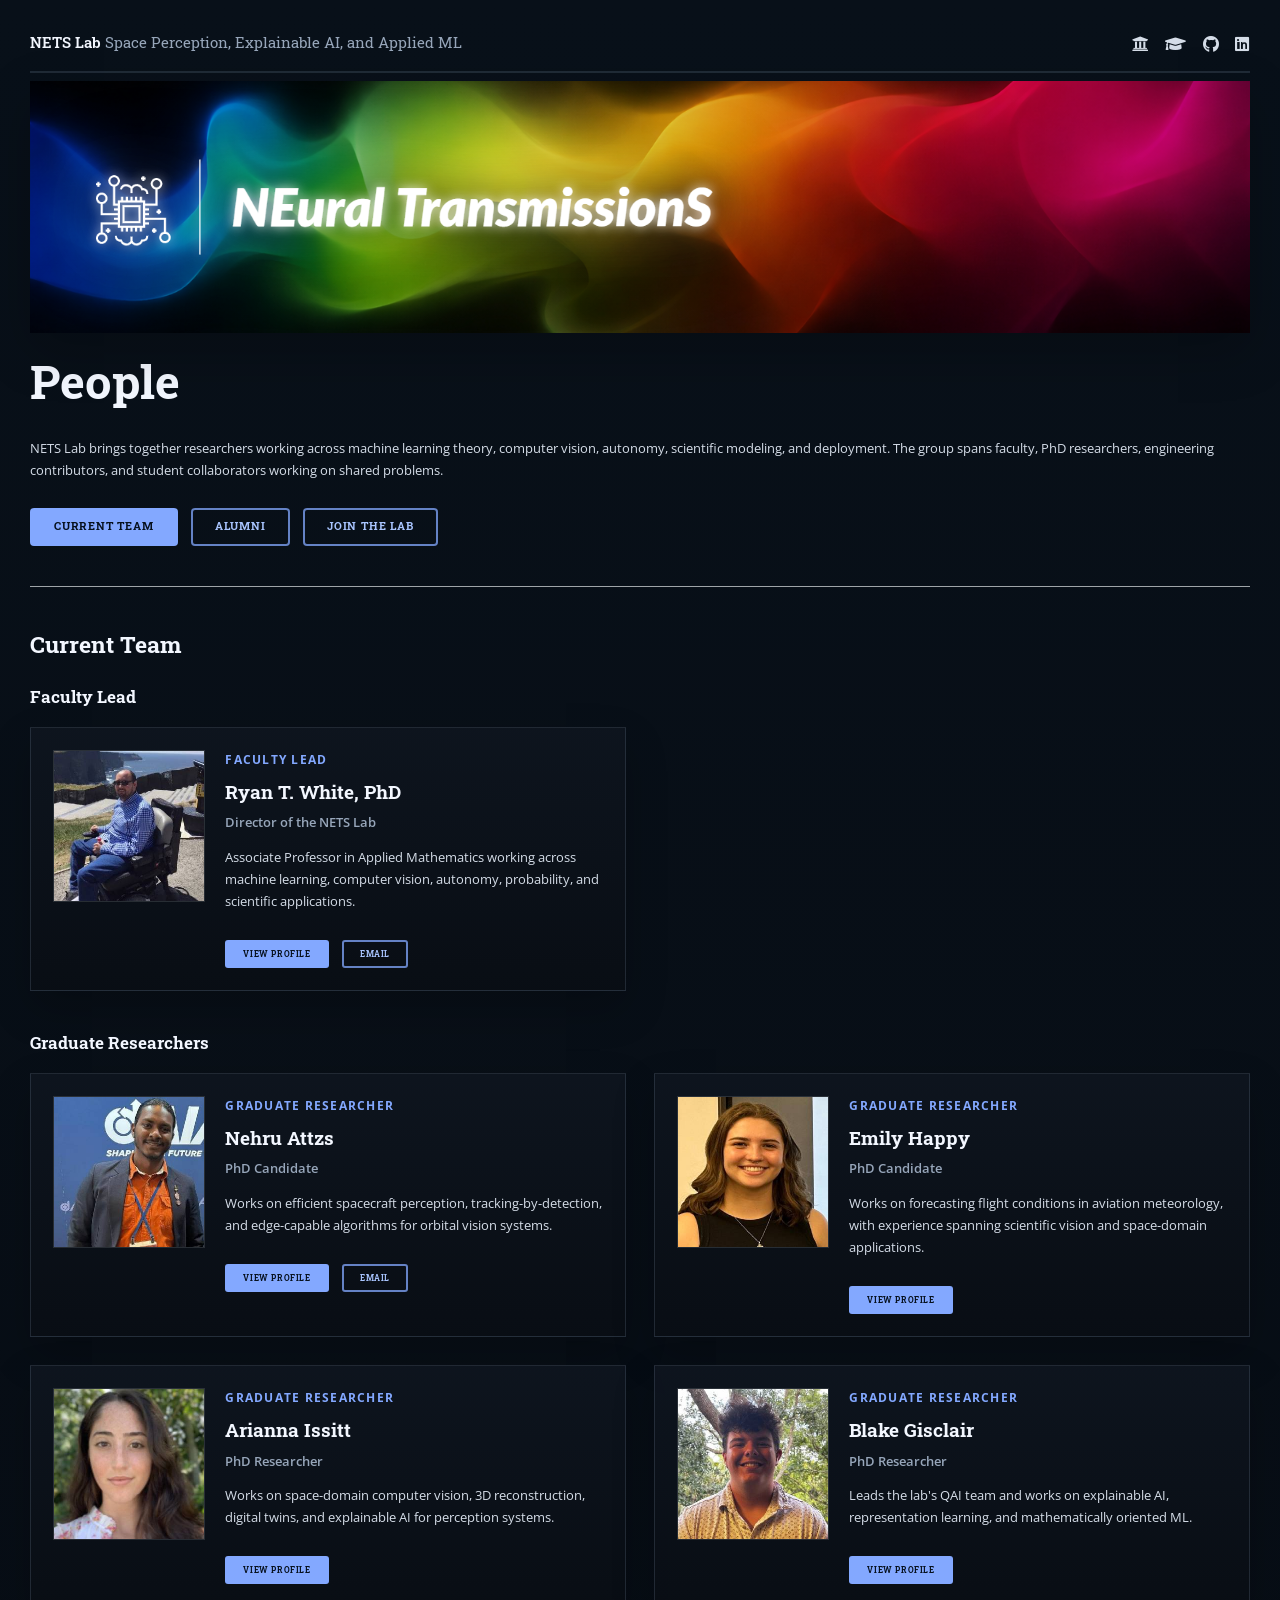
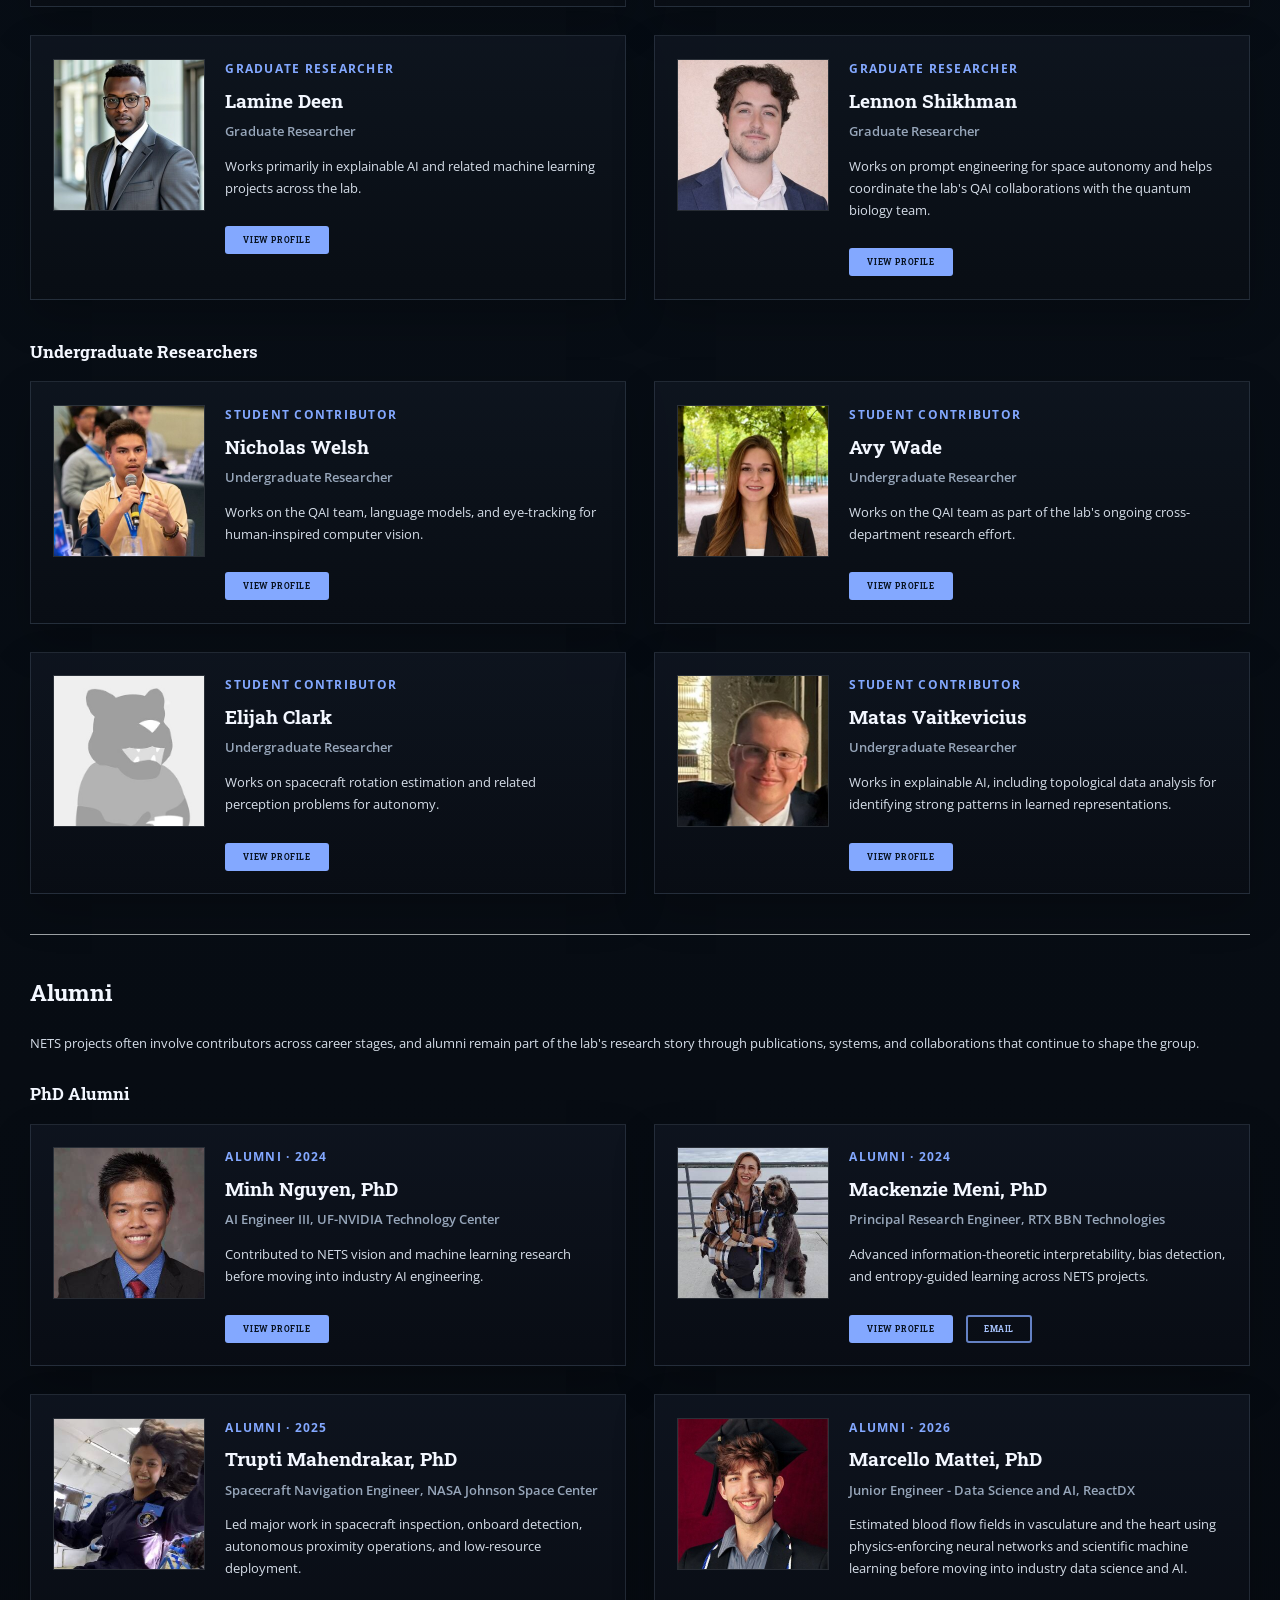
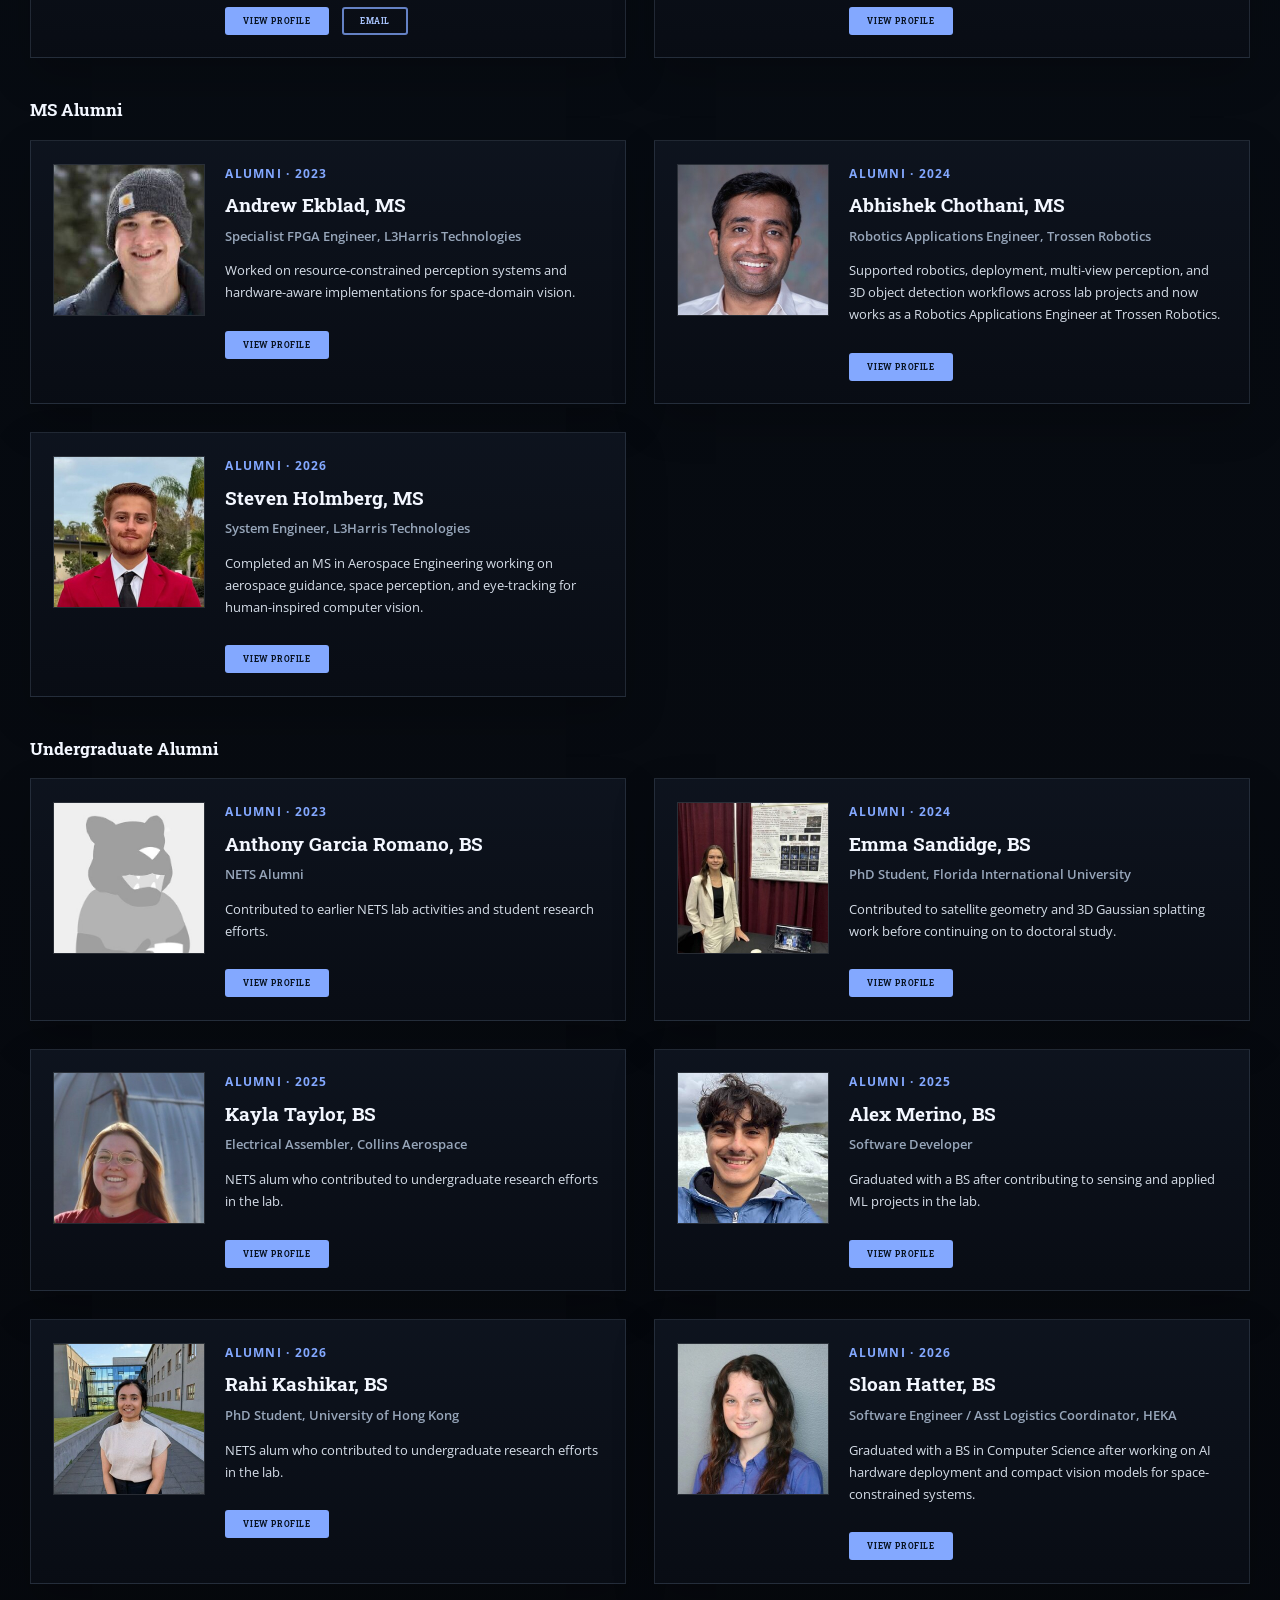
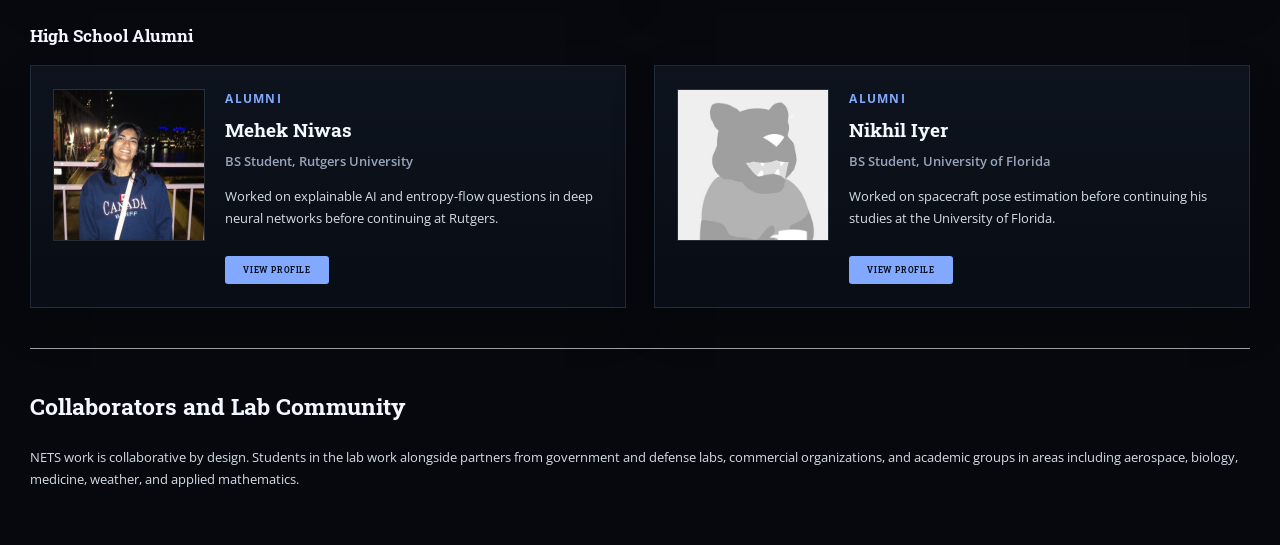
<file: people.html>
<!DOCTYPE HTML>
<!--
	Based on Editorial by HTML5 UP
	html5up.net | @ajlkn
	Free for personal and commercial use under the CCA 3.0 license
-->
<html>
	<head>
		<title>People | NETS Lab</title>
		<meta charset="utf-8" />
		<meta name="viewport" content="width=device-width, initial-scale=1, user-scalable=no" />
		<meta name="description" content="Current team members and alumni of the NEural TransmissionS (NETS) Lab." />
		<link rel="stylesheet" href="assets/css/main.css" />
	</head>
	<body class="is-preload">
		<div id="wrapper">
			<div id="main">
				<div class="inner">
					<header id="header">
						<a href="index.html" class="logo">
							<strong>NETS Lab</strong>
							<span>Space Perception, Explainable AI, and Applied ML</span>
						</a>
						<ul class="icons">
							<li><a href="https://www.fit.edu/faculty-profiles/w/white-ryan/" class="icon solid fa-university"><span class="label">Faculty Profile</span></a></li>
							<li><a href="https://scholar.google.com/citations?hl=en&user=SHsJP3cAAAAJ&view_op=list_works" class="icon solid fa-graduation-cap"><span class="label">Google Scholar</span></a></li>
							<li><a href="https://github.com/NEural-TransmissionS" class="icon brands fa-github"><span class="label">GitHub</span></a></li>
							<li><a href="https://www.linkedin.com/in/ryan-white-326301b/" class="icon brands fa-linkedin"><span class="label">LinkedIn</span></a></li>
						</ul>
					</header>

					<ul class="actions mobile-home-nav">
						<li><a href="about.html" class="button small">About</a></li>
						<li><a href="research.html" class="button small">Research</a></li>
						<li><a href="research.html#representative-projects" class="button small">Projects</a></li>
						<li><a href="research.html#all-publications" class="button small">Publications</a></li>
						<li><a href="people.html" class="button small">People</a></li>
						<li><a href="join.html" class="button small">Join</a></li>
						<li><a href="contact.html" class="button small">Contact</a></li>
					</ul>

					<section class="banner-hero" aria-hidden="true">
						<img src="images/nets-banner-bg.png" class="banner-bg" alt="" />
						<div class="banner-overlay"></div>
						<div class="banner-content">
							<img src="images/nets-banner-white.png" alt="" class="banner-logo" />
						</div>
					</section>

					<section class="people-page page-intro">
						<header class="main">
							<h1>People</h1>
						</header>

						<p>
							NETS Lab brings together researchers working across machine learning theory, computer vision, autonomy, scientific modeling, and deployment. The group spans faculty, PhD researchers, engineering contributors, and student collaborators working on shared problems.
						</p>

						<ul class="actions">
							<li><a href="#current-team" class="button primary">Current Team</a></li>
							<li><a href="#alumni" class="button">Alumni</a></li>
							<li><a href="join.html" class="button">Join the Lab</a></li>
						</ul>

						<hr class="major" />

						<h2 id="current-team">Current Team</h2>

						<h3>Faculty Lead</h3>
						<div class="people-grid">
							<article class="person-card">
								<div class="person-card-image">
									<img src="images/team/ryan-white.jpg" alt="Ryan T. White" />
								</div>
								<div class="person-card-body">
									<p class="person-card-group">Faculty Lead</p>
									<h4>Ryan T. White, PhD</h4>
									<p class="person-card-role">Director of the NETS Lab</p>
									<p>Associate Professor in Applied Mathematics working across machine learning, computer vision, autonomy, probability, and scientific applications.</p>
									<ul class="actions small">
										<li><button type="button" class="button small primary" data-dialog-target="profile-ryan">View Profile</button></li>
										<li><a href="mailto:rwhite@fit.edu" class="button small">Email</a></li>
									</ul>
								</div>
							</article>
						</div>

						<h3>Graduate Researchers</h3>
						<div class="people-grid">
							<article class="person-card">
								<div class="person-card-image">
									<img src="images/team/nehru-attzs.jpg" alt="Nehru Attzs" />
								</div>
								<div class="person-card-body">
									<p class="person-card-group">Graduate Researcher</p>
									<h4>Nehru Attzs</h4>
									<p class="person-card-role">PhD Candidate</p>
									<p>Works on efficient spacecraft perception, tracking-by-detection, and edge-capable algorithms for orbital vision systems.</p>
									<ul class="actions small">
										<li><button type="button" class="button small primary" data-dialog-target="profile-nehru">View Profile</button></li>
										<li><a href="mailto:mattzs2012@my.fit.edu" class="button small">Email</a></li>
									</ul>
								</div>
							</article>

							<article class="person-card">
								<div class="person-card-image">
									<img src="images/team/emily-happy.jpg" alt="Emily Happy" />
								</div>
								<div class="person-card-body">
									<p class="person-card-group">Graduate Researcher</p>
									<h4>Emily Happy</h4>
									<p class="person-card-role">PhD Candidate</p>
									<p>Works on forecasting flight conditions in aviation meteorology, with experience spanning scientific vision and space-domain applications.</p>
									<ul class="actions small">
										<li><button type="button" class="button small primary" data-dialog-target="profile-emily">View Profile</button></li>
									</ul>
								</div>
							</article>

							<article class="person-card">
								<div class="person-card-image">
									<img src="images/team/arianna-issitt.jpg" alt="Arianna Issitt" />
								</div>
								<div class="person-card-body">
									<p class="person-card-group">Graduate Researcher</p>
									<h4>Arianna Issitt</h4>
									<p class="person-card-role">PhD Researcher</p>
									<p>Works on space-domain computer vision, 3D reconstruction, digital twins, and explainable AI for perception systems.</p>
									<ul class="actions small">
										<li><button type="button" class="button small primary" data-dialog-target="profile-arianna">View Profile</button></li>
									</ul>
								</div>
							</article>

							<article class="person-card">
								<div class="person-card-image">
									<img src="images/team/blake-gisclair.jpg" alt="Blake Gisclair" />
								</div>
								<div class="person-card-body">
									<p class="person-card-group">Graduate Researcher</p>
									<h4>Blake Gisclair</h4>
									<p class="person-card-role">PhD Researcher</p>
									<p>Leads the lab's QAI team and works on explainable AI, representation learning, and mathematically oriented ML.</p>
									<ul class="actions small">
										<li><button type="button" class="button small primary" data-dialog-target="profile-blake">View Profile</button></li>
									</ul>
								</div>
							</article>

							<article class="person-card">
								<div class="person-card-image">
									<img src="images/team/lamine-deen.jpg" alt="Lamine Deen" />
								</div>
								<div class="person-card-body">
									<p class="person-card-group">Graduate Researcher</p>
									<h4>Lamine Deen</h4>
									<p class="person-card-role">Graduate Researcher</p>
									<p>Works primarily in explainable AI and related machine learning projects across the lab.</p>
									<ul class="actions small">
										<li><button type="button" class="button small primary" data-dialog-target="profile-lamine">View Profile</button></li>
									</ul>
								</div>
							</article>

							<article class="person-card">
								<div class="person-card-image">
									<img src="images/team/lennon-shikhman.jpg" alt="Lennon Shikhman" />
								</div>
								<div class="person-card-body">
									<p class="person-card-group">Graduate Researcher</p>
									<h4>Lennon Shikhman</h4>
									<p class="person-card-role">Graduate Researcher</p>
									<p>Works on prompt engineering for space autonomy and helps coordinate the lab's QAI collaborations with the quantum biology team.</p>
									<ul class="actions small">
										<li><button type="button" class="button small primary" data-dialog-target="profile-lennon">View Profile</button></li>
									</ul>
								</div>
							</article>
						</div>

						<h3>Undergraduate Researchers</h3>
						<div class="people-grid">
							<article class="person-card">
								<div class="person-card-image">
									<img src="images/team/nicholas-welsh.jpg" alt="Nicholas Welsh" />
								</div>
								<div class="person-card-body">
									<p class="person-card-group">Student Contributor</p>
									<h4>Nicholas Welsh</h4>
									<p class="person-card-role">Undergraduate Researcher</p>
									<p>Works on the QAI team, language models, and eye-tracking for human-inspired computer vision.</p>
									<ul class="actions small">
										<li><button type="button" class="button small primary" data-dialog-target="profile-nicholas">View Profile</button></li>
									</ul>
								</div>
							</article>

							<article class="person-card">
								<div class="person-card-image">
									<img src="images/team/avy-wade.jpg" alt="Avy Wade" />
								</div>
								<div class="person-card-body">
									<p class="person-card-group">Student Contributor</p>
									<h4>Avy Wade</h4>
									<p class="person-card-role">Undergraduate Researcher</p>
									<p>Works on the QAI team as part of the lab's ongoing cross-department research effort.</p>
									<ul class="actions small">
										<li><button type="button" class="button small primary" data-dialog-target="profile-avy">View Profile</button></li>
									</ul>
								</div>
							</article>

							<article class="person-card">
								<div class="person-card-image">
									<img src="images/team/placeholder-square-1.jpg" alt="Elijah Clark" />
								</div>
								<div class="person-card-body">
									<p class="person-card-group">Student Contributor</p>
									<h4>Elijah Clark</h4>
									<p class="person-card-role">Undergraduate Researcher</p>
									<p>Works on spacecraft rotation estimation and related perception problems for autonomy.</p>
									<ul class="actions small">
										<li><button type="button" class="button small primary" data-dialog-target="profile-elijah">View Profile</button></li>
									</ul>
								</div>
							</article>

							<article class="person-card">
								<div class="person-card-image">
									<img src="images/team/matas-vaitkevicius.jpg" alt="Matas Vaitkevicius" />
								</div>
								<div class="person-card-body">
									<p class="person-card-group">Student Contributor</p>
									<h4>Matas Vaitkevicius</h4>
									<p class="person-card-role">Undergraduate Researcher</p>
									<p>Works in explainable AI, including topological data analysis for identifying strong patterns in learned representations.</p>
									<ul class="actions small">
										<li><button type="button" class="button small primary" data-dialog-target="profile-matas">View Profile</button></li>
									</ul>
								</div>
							</article>
						</div>

						<hr class="major" />

						<h2 id="alumni">Alumni</h2>
						<p>
							NETS projects often involve contributors across career stages, and alumni remain part of the lab's research story through publications, systems, and collaborations that continue to shape the group.
						</p>

						<h3>PhD Alumni</h3>
						<div class="people-grid">
							<article class="person-card">
								<div class="person-card-image">
									<img src="images/team/minh-nguyen.jpg" alt="Minh Nguyen" />
								</div>
								<div class="person-card-body">
									<p class="person-card-group">Alumni &middot; 2024</p>
									<h4>Minh Nguyen, PhD</h4>
									<p class="person-card-role">AI Engineer III, UF-NVIDIA Technology Center</p>
									<p>Contributed to NETS vision and machine learning research before moving into industry AI engineering.</p>
									<ul class="actions small">
										<li><button type="button" class="button small primary" data-dialog-target="profile-minh">View Profile</button></li>
									</ul>
								</div>
							</article>

							<article class="person-card">
								<div class="person-card-image">
									<img src="images/team/mackenzie-meni.jpg" alt="Mackenzie Meni" />
								</div>
								<div class="person-card-body">
									<p class="person-card-group">Alumni &middot; 2024</p>
									<h4>Mackenzie Meni, PhD</h4>
									<p class="person-card-role">Principal Research Engineer, RTX BBN Technologies</p>
									<p>Advanced information-theoretic interpretability, bias detection, and entropy-guided learning across NETS projects.</p>
									<ul class="actions small">
										<li><button type="button" class="button small primary" data-dialog-target="profile-mackenzie">View Profile</button></li>
										<li><a href="mailto:mmeni2021@my.fit.edu" class="button small">Email</a></li>
									</ul>
								</div>
							</article>

							<article class="person-card">
								<div class="person-card-image">
									<img src="images/team/trupti-mahendrakar.jpg" alt="Trupti Mahendrakar" />
								</div>
								<div class="person-card-body">
									<p class="person-card-group">Alumni &middot; 2025</p>
									<h4>Trupti Mahendrakar, PhD</h4>
									<p class="person-card-role">Spacecraft Navigation Engineer, NASA Johnson Space Center</p>
									<p>Led major work in spacecraft inspection, onboard detection, autonomous proximity operations, and low-resource deployment.</p>
									<ul class="actions small">
										<li><button type="button" class="button small primary" data-dialog-target="profile-trupti">View Profile</button></li>
										<li><a href="mailto:tmahendrakar2020@my.fit.edu" class="button small">Email</a></li>
									</ul>
								</div>
							</article>

							<article class="person-card">
								<div class="person-card-image">
									<img src="images/team/marcello-mattei.jpg" alt="Marcello Mattei" />
								</div>
								<div class="person-card-body">
									<p class="person-card-group">Alumni &middot; 2026</p>
									<h4>Marcello Mattei, PhD</h4>
									<p class="person-card-role">Junior Engineer - Data Science and AI, ReactDX</p>
									<p>Estimated blood flow fields in vasculature and the heart using physics-enforcing neural networks and scientific machine learning before moving into industry data science and AI.</p>
									<ul class="actions small">
										<li><button type="button" class="button small primary" data-dialog-target="profile-marcello">View Profile</button></li>
									</ul>
								</div>
							</article>
						</div>

						<h3>MS Alumni</h3>
						<div class="people-grid">
							<article class="person-card">
								<div class="person-card-image">
									<img src="images/team/andrew-ekblad.jpg" alt="Andrew Ekblad" />
								</div>
								<div class="person-card-body">
									<p class="person-card-group">Alumni &middot; 2023</p>
									<h4>Andrew Ekblad, MS</h4>
									<p class="person-card-role">Specialist FPGA Engineer, L3Harris Technologies</p>
									<p>Worked on resource-constrained perception systems and hardware-aware implementations for space-domain vision.</p>
									<ul class="actions small">
										<li><button type="button" class="button small primary" data-dialog-target="profile-andrew">View Profile</button></li>
									</ul>
								</div>
							</article>

							<article class="person-card">
								<div class="person-card-image">
									<img src="images/team/abhishek-chothani.jpg" alt="Abhishek Chothani" />
								</div>
								<div class="person-card-body">
									<p class="person-card-group">Alumni &middot; 2024</p>
									<h4>Abhishek Chothani, MS</h4>
									<p class="person-card-role">Robotics Applications Engineer, Trossen Robotics</p>
									<p>Supported robotics, deployment, multi-view perception, and 3D object detection workflows across lab projects and now works as a Robotics Applications Engineer at Trossen Robotics.</p>
									<ul class="actions small">
										<li><button type="button" class="button small primary" data-dialog-target="profile-abhishek">View Profile</button></li>
									</ul>
								</div>
							</article>

							<article class="person-card">
								<div class="person-card-image">
									<img src="images/team/steven-holmberg.jpg" alt="Steven Holmberg" />
								</div>
								<div class="person-card-body">
									<p class="person-card-group">Alumni &middot; 2026</p>
									<h4>Steven Holmberg, MS</h4>
									<p class="person-card-role">System Engineer, L3Harris Technologies</p>
									<p>Completed an MS in Aerospace Engineering working on aerospace guidance, space perception, and eye-tracking for human-inspired computer vision.</p>
									<ul class="actions small">
										<li><button type="button" class="button small primary" data-dialog-target="profile-steven">View Profile</button></li>
									</ul>
								</div>
							</article>
						</div>

						<h3>Undergraduate Alumni</h3>
						<div class="people-grid">
							<article class="person-card">
								<div class="person-card-image">
									<img src="images/team/placeholder-square-1.jpg" alt="Anthony Garcia Romano" />
								</div>
								<div class="person-card-body">
									<p class="person-card-group">Alumni &middot; 2023</p>
									<h4>Anthony Garcia Romano, BS</h4>
									<p class="person-card-role">NETS Alumni</p>
									<p>Contributed to earlier NETS lab activities and student research efforts.</p>
									<ul class="actions small">
										<li><button type="button" class="button small primary" data-dialog-target="profile-anthony">View Profile</button></li>
									</ul>
								</div>
							</article>

							<article class="person-card">
								<div class="person-card-image">
									<img src="images/team/emma-sandidge.jpg" alt="Emma Sandidge" />
								</div>
								<div class="person-card-body">
									<p class="person-card-group">Alumni &middot; 2024</p>
									<h4>Emma Sandidge, BS</h4>
									<p class="person-card-role">PhD Student, Florida International University</p>
									<p>Contributed to satellite geometry and 3D Gaussian splatting work before continuing on to doctoral study.</p>
									<ul class="actions small">
										<li><button type="button" class="button small primary" data-dialog-target="profile-emma">View Profile</button></li>
									</ul>
								</div>
							</article>

							<article class="person-card">
								<div class="person-card-image">
									<img src="images/team/kayla-taylor.jpg" alt="Kayla Taylor" />
								</div>
								<div class="person-card-body">
									<p class="person-card-group">Alumni &middot; 2025</p>
									<h4>Kayla Taylor, BS</h4>
									<p class="person-card-role">Electrical Assembler, Collins Aerospace</p>
									<p>NETS alum who contributed to undergraduate research efforts in the lab.</p>
									<ul class="actions small">
										<li><button type="button" class="button small primary" data-dialog-target="profile-kayla">View Profile</button></li>
									</ul>
								</div>
							</article>

							<article class="person-card">
								<div class="person-card-image">
									<img src="images/team/alex-merino.jpg" alt="Alex Merino" />
								</div>
								<div class="person-card-body">
									<p class="person-card-group">Alumni &middot; 2025</p>
									<h4>Alex Merino, BS</h4>
									<p class="person-card-role">Software Developer</p>
									<p>Graduated with a BS after contributing to sensing and applied ML projects in the lab.</p>
									<ul class="actions small">
										<li><button type="button" class="button small primary" data-dialog-target="profile-alex">View Profile</button></li>
									</ul>
								</div>
							</article>

							<article class="person-card">
								<div class="person-card-image">
									<img src="images/team/rahi-kashikar.jpg" alt="Rahi Kashikar" />
								</div>
								<div class="person-card-body">
									<p class="person-card-group">Alumni &middot; 2026</p>
									<h4>Rahi Kashikar, BS</h4>
									<p class="person-card-role">PhD Student, University of Hong Kong</p>
									<p>NETS alum who contributed to undergraduate research efforts in the lab.</p>
									<ul class="actions small">
										<li><button type="button" class="button small primary" data-dialog-target="profile-rahi">View Profile</button></li>
									</ul>
								</div>
							</article>

							<article class="person-card">
								<div class="person-card-image">
									<img src="images/team/sloan-hatter.jpg" alt="Sloan Hatter" />
								</div>
								<div class="person-card-body">
									<p class="person-card-group">Alumni &middot; 2026</p>
									<h4>Sloan Hatter, BS</h4>
									<p class="person-card-role">Software Engineer / Asst Logistics Coordinator, HEKA</p>
									<p>Graduated with a BS in Computer Science after working on AI hardware deployment and compact vision models for space-constrained systems.</p>
									<ul class="actions small">
										<li><button type="button" class="button small primary" data-dialog-target="profile-sloan">View Profile</button></li>
									</ul>
								</div>
							</article>
						</div>

						<h3>High School Alumni</h3>
						<div class="people-grid">
							<article class="person-card">
								<div class="person-card-image">
									<img src="images/team/mehek-niwas.jpg" alt="Mehek Niwas" />
								</div>
								<div class="person-card-body">
									<p class="person-card-group">Alumni</p>
									<h4>Mehek Niwas</h4>
									<p class="person-card-role">BS Student, Rutgers University</p>
									<p>Worked on explainable AI and entropy-flow questions in deep neural networks before continuing at Rutgers.</p>
									<ul class="actions small">
										<li><button type="button" class="button small primary" data-dialog-target="profile-mehek">View Profile</button></li>
									</ul>
								</div>
							</article>

							<article class="person-card">
								<div class="person-card-image">
									<img src="images/team/placeholder-square-1.jpg" alt="Nikhil Iyer" />
								</div>
								<div class="person-card-body">
									<p class="person-card-group">Alumni</p>
									<h4>Nikhil Iyer</h4>
									<p class="person-card-role">BS Student, University of Florida</p>
									<p>Worked on spacecraft pose estimation before continuing his studies at the University of Florida.</p>
									<ul class="actions small">
										<li><button type="button" class="button small primary" data-dialog-target="profile-nikhil">View Profile</button></li>
									</ul>
								</div>
							</article>
						</div>

						<hr class="major" />

						<h2>Collaborators and Lab Community</h2>
						<p>
							NETS work is collaborative by design. Students in the lab work alongside partners from government and defense labs, commercial organizations, and academic groups in areas including aerospace, biology, medicine, weather, and applied mathematics.
						</p>
					</section>
				</div>
			</div>

			<div id="sidebar">
				<div class="inner">
					<nav id="menu">
						<header class="major"><h2>Menu</h2></header>
						<ul>
							<li><a href="index.html">Home</a></li>
							<li><a href="about.html">About the Lab</a></li>
							<li><a href="research.html">Research</a></li>
							<li><a href="people.html">People</a></li>
							<li><a href="join.html">Join the Lab</a></li>
							<li><a href="contact.html">Contact</a></li>
						</ul>
					</nav>
					<section>
						<header class="major"><h2>Profile View</h2></header>
						<p>Select any team card to view a short profile, research focus, and related publications.</p>
					</section>
					<section>
						<header class="major"><h2>Get in touch</h2></header>
						<ul class="contact">
							<li class="icon solid fa-envelope"><a href="mailto:rwhite@fit.edu">rwhite@fit.edu</a></li>
							<li class="icon solid fa-building">Florida Institute of Technology<br />Department of Mathematics and Systems Engineering<br />Melbourne, Florida</li>
							<li class="icon solid fa-globe"><a href="https://www.fit.edu/faculty-profiles/w/white-ryan/">Dr. White's Faculty Profile</a></li>
						</ul>
					</section>
					<footer id="footer">
						<p class="copyright">&copy; 2026 NETS Lab. All rights reserved.</p>
					</footer>
				</div>
			</div>
		</div>

		<dialog class="person-dialog" id="profile-ryan">
			<div class="person-dialog-shell">
				<button type="button" class="person-dialog-close" data-close-dialog aria-label="Close profile">&times;</button>
				<div class="person-dialog-media">
					<img src="images/team/ryan-white.jpg" alt="Ryan T. White" />
				</div>
				<div class="person-dialog-copy">
					<p class="person-dialog-group">Faculty Lead</p>
					<h2>Ryan T. White, PhD</h2>
					<p class="person-dialog-role">Director of the NETS Lab</p>
					<p>Research spans deep learning, computer vision, edge computing, natural language processing, probability, stochastic analysis, and statistics, with projects in astronautics, aerospace engineering, biomedical engineering, genetics, biology, ecology, and glaciology.</p>
					<p>He earned his PhD in Applied Mathematics from Florida Tech and leads NETS at the intersection of theory, perception, and deployment.</p>
					<ul class="actions">
						<li><a href="mailto:rwhite@fit.edu" class="button primary">Email</a></li>
						<li><a href="https://scholar.google.com/citations?hl=en&user=SHsJP3cAAAAJ&view_op=list_works" class="button">Google Scholar</a></li>
						<li><a href="https://www.fit.edu/faculty-profiles/w/white-ryan/" class="button">Faculty Profile</a></li>
					</ul>
				</div>
			</div>
		</dialog>

		<dialog class="person-dialog" id="profile-nehru">
			<div class="person-dialog-shell">
				<button type="button" class="person-dialog-close" data-close-dialog aria-label="Close profile">&times;</button>
				<div class="person-dialog-media">
					<img src="images/team/nehru-attzs.jpg" alt="Nehru Attzs" />
				</div>
				<div class="person-dialog-copy">
					<p class="person-dialog-group">Graduate Researcher</p>
					<h2>Nehru Attzs</h2>
					<p class="person-dialog-role">PhD Candidate</p>
					<p>Research focuses on efficient object tracking algorithms for edge hardware and other perception methods that support autonomous spacecraft operations.</p>
					<p>Background in aerospace engineering, with work spanning tracking-by-detection and spacecraft component tracking.</p>
					<h3>Publications</h3>
					<ul>
						<li>2026. Post-Launch Capability Expansion of Vision-Language Models via Prompting for On-Orbit Spacecraft Inspection. CVPR 2026 Workshop AI4Space.</li>
						<li>2023. A comparison of tracking-by-detection algorithms for real-time satellite component tracking. 37th Annual Small Satellite Conference.</li>
						<li>2023. Impact of Intra-class Variance on YOLOv5 Model Performance for Autonomous Navigation around Non-Cooperative Targets. AIAA Scitech 2023 Forum.</li>
					</ul>
					<ul class="actions">
						<li><a href="mailto:mattzs2012@my.fit.edu" class="button primary">Email</a></li>
					</ul>
				</div>
			</div>
		</dialog>

		<dialog class="person-dialog" id="profile-arianna">
			<div class="person-dialog-shell">
				<button type="button" class="person-dialog-close" data-close-dialog aria-label="Close profile">&times;</button>
				<div class="person-dialog-media">
					<img src="images/team/arianna-issitt.jpg" alt="Arianna Issitt" />
				</div>
				<div class="person-dialog-copy">
					<p class="person-dialog-group">Graduate Researcher</p>
					<h2>Arianna Issitt</h2>
					<p class="person-dialog-role">PhD Researcher</p>
					<p>Works on space-domain computer vision, onboard and edge-capable perception, 3D reconstruction, and explainable AI.</p>
					<p>Her projects span digital twins, inspection-oriented orbital imaging, and scientific machine learning, with research experience connected to the Air Force Research Laboratory Space Vehicles Directorate.</p>
					<h3>Publications</h3>
					<ul>
						<li>2026. Reliable Onboard 3D Reconstruction of Unknown Spacecraft via Data Acquisition Guided by Orbital Geometry and Lighting. AIAA SCITECH 2026 Forum.</li>
						<li>2026. Uncovering Neural Learning Dynamics Through Latent Mutual Information. Entropy.</li>
						<li>2026. Assessing the Predictive Value of Physics-Grounded Synthetic Data for Computer Vision in Space Environments. Submitted to CVPR 2026 Workshop SynData4CV.</li>
						<li>2025. On Optimal Observation Orbits for Learning Gaussian Splatting-Based 3D Models of Unknown Resident Space Objects. AIAA SCITECH 2025 Forum.</li>
						<li>2025. Predicting Cardiac Flow Patterns Using a Novel Hemodynamic Neural Network for LVAD Therapy Planning and Evaluation. The Journal of Heart and Lung Transplantation.</li>
						<li>2025. Inspection Orbit Selection for Gaussian Splatting-Based 3D Reconstruction of Unknown RSOs. Submitted to AIAA Journal of Spacecraft and Rockets.</li>
						<li>2023. 3D Reconstruction of Non-cooperative Resident Space Objects using Instant NGP-accelerated NeRF and D-NeRF. arXiv / AAS-AIAA Spaceflight Mechanics Conference.</li>
						<li>Manuscript in progress. Closed-Loop Vision-Based Autonomous Docking for Unknown Spacecraft in a Physically Grounded Orbital Digital Twin.</li>
					</ul>
				</div>
			</div>
		</dialog>

		<dialog class="person-dialog" id="profile-marcello">
			<div class="person-dialog-shell">
				<button type="button" class="person-dialog-close" data-close-dialog aria-label="Close profile">&times;</button>
				<div class="person-dialog-media">
					<img src="images/team/marcello-mattei.jpg" alt="Marcello Mattei" />
				</div>
				<div class="person-dialog-copy">
					<p class="person-dialog-group">Alumni &middot; 2026</p>
					<h2>Marcello Mattei, PhD</h2>
					<p class="person-dialog-role">Junior Engineer - Data Science and AI, ReactDX</p>
					<p>Marcello completed his PhD in the NETS Lab, where he worked on estimating blood flow fields in vasculature and the heart using physics-enforcing neural networks and scientific machine learning.</p>
					<p>He now works at ReactDX as a Junior Engineer in Data Science and AI.</p>
					<h3>Publications</h3>
					<ul>
						<li>2025. Reconstruction of 3D vascular flow patterns from sparse angiographic data using a 3D convolutional neural network (CNN). Medical Imaging 2025: Clinical and Biomedical Imaging.</li>
						<li>2025. Predicting Cardiac Flow Patterns Using a Novel Hemodynamic Neural Network for LVAD Therapy Planning and Evaluation. The Journal of Heart and Lung Transplantation.</li>
					</ul>
				</div>
			</div>
		</dialog>

		<dialog class="person-dialog" id="profile-emily">
			<div class="person-dialog-shell">
				<button type="button" class="person-dialog-close" data-close-dialog aria-label="Close profile">&times;</button>
				<div class="person-dialog-media">
					<img src="images/team/emily-happy.jpg" alt="Emily Happy" />
				</div>
				<div class="person-dialog-copy">
					<p class="person-dialog-group">Graduate Researcher</p>
					<h2>Emily Happy</h2>
					<p class="person-dialog-role">PhD Candidate</p>
					<p>Her main research area is forecasting flight conditions in aviation meteorology using machine learning.</p>
					<p>She also brings experience across scientific vision and applied aerospace problems, including work that connects data, prediction, and operational decision support.</p>
					<h3>Publications</h3>
					<ul>
						<li>2026. Assessing the Predictive Value of Physics-Grounded Synthetic Data for Computer Vision in Space Environments. Submitted to CVPR 2026 Workshop SynData4CV.</li>
						<li>Manuscript in progress. Spatial Bias in Airport Assignment: Limitations of the Nearest-Airport Approach for General Aviation.</li>
						<li>Abstract submitted to AIAA SCITECH Forum 2027. Masked Graph Neural Networks for Multi-Task Aviation Weather Prediction.</li>
					</ul>
				</div>
			</div>
		</dialog>

		<dialog class="person-dialog" id="profile-abhishek">
			<div class="person-dialog-shell">
				<button type="button" class="person-dialog-close" data-close-dialog aria-label="Close profile">&times;</button>
				<div class="person-dialog-media">
					<img src="images/team/abhishek-chothani.jpg" alt="Abhishek Chothani" />
				</div>
				<div class="person-dialog-copy">
					<p class="person-dialog-group">Alumni &middot; 2024</p>
					<h2>Abhishek Chothani, MS</h2>
					<p class="person-dialog-role">Robotics Applications Engineer, Trossen Robotics</p>
					<p>Contributes to multi-view perception, 3D object detection, and robotics systems built with low-cost materials and practical deployment constraints in mind.</p>
					<p>His master's thesis is archived through Florida Tech and reflects the lab's interest in systems that can move from concept to experiment quickly. He now works at Trossen Robotics as a Robotics Applications Engineer.</p>
					<ul class="actions">
						<li><a href="https://repository.fit.edu/etd/1539/" class="button">Thesis</a></li>
					</ul>
				</div>
			</div>
		</dialog>

		<dialog class="person-dialog" id="profile-lamine">
			<div class="person-dialog-shell">
				<button type="button" class="person-dialog-close" data-close-dialog aria-label="Close profile">&times;</button>
				<div class="person-dialog-media">
					<img src="images/team/lamine-deen.jpg" alt="Lamine Deen" />
				</div>
				<div class="person-dialog-copy">
					<p class="person-dialog-group">Graduate Researcher</p>
					<h2>Lamine Deen</h2>
					<p class="person-dialog-role">Graduate Researcher</p>
					<p>Lamine's work has leaned toward explainable AI and related machine learning questions in the lab.</p>
					<p>His projects connect model behavior, interpretability, and collaborative research development across broader NETS efforts.</p>
					<h3>Publications</h3>
					<ul>
						<li>2026. Uncovering Neural Learning Dynamics Through Latent Mutual Information. Entropy.</li>
					</ul>
				</div>
			</div>
		</dialog>

		<dialog class="person-dialog" id="profile-steven">
			<div class="person-dialog-shell">
				<button type="button" class="person-dialog-close" data-close-dialog aria-label="Close profile">&times;</button>
				<div class="person-dialog-media">
					<img src="images/team/steven-holmberg.jpg" alt="Steven Holmberg" />
				</div>
				<div class="person-dialog-copy">
					<p class="person-dialog-group">Alumni &middot; 2026</p>
					<h2>Steven Holmberg, MS</h2>
					<p class="person-dialog-role">System Engineer, L3Harris Technologies</p>
					<p>Steven completed his MS in Aerospace Engineering in the NETS Lab, working in aerospace autonomy and space perception, including guidance algorithms for spacecraft systems.</p>
					<p>He also led the lab's eye-tracking efforts for human-inspired computer vision. He now works at L3Harris Technologies as a System Engineer.</p>
					<h3>Publications</h3>
					<ul>
						<li>2023. Autonomous Rendezvous with Non-Cooperative Target Objects with Swarm Chasers and Observers. arXiv / AAS-AIAA Spaceflight Mechanics Conference.</li>
						<li>Manuscript in progress. Autonomous Swarm Rendezvous with Unknown Non-Cooperative Spacecraft.</li>
						<li>Manuscript in progress. Closed-Loop Vision-Based Autonomous Docking for Unknown Spacecraft in a Physically Grounded Orbital Digital Twin.</li>
					</ul>
				</div>
			</div>
		</dialog>

		<dialog class="person-dialog" id="profile-lennon">
			<div class="person-dialog-shell">
				<button type="button" class="person-dialog-close" data-close-dialog aria-label="Close profile">&times;</button>
				<div class="person-dialog-media">
					<img src="images/team/lennon-shikhman.jpg" alt="Lennon Shikhman" />
				</div>
				<div class="person-dialog-copy">
					<p class="person-dialog-group">Graduate Researcher</p>
					<h2>Lennon Shikhman</h2>
					<p class="person-dialog-role">Graduate Researcher</p>
					<p>Lennon works on prompt engineering for space autonomy and related language-model directions in the lab.</p>
					<p>He also helps coordinate the QAI team with the quantum biology side of the collaboration, alongside some direct research and coding contributions.</p>
					<h3>Publications</h3>
					<ul>
						<li>2026. Post-Launch Capability Expansion of Vision-Language Models via Prompting for On-Orbit Spacecraft Inspection. CVPR 2026 Workshop AI4Space.</li>
					</ul>
				</div>
			</div>
		</dialog>

		<dialog class="person-dialog" id="profile-blake">
			<div class="person-dialog-shell">
				<button type="button" class="person-dialog-close" data-close-dialog aria-label="Close profile">&times;</button>
				<div class="person-dialog-media">
					<img src="images/team/blake-gisclair.jpg" alt="Blake Gisclair" />
				</div>
				<div class="person-dialog-copy">
					<p class="person-dialog-group">Graduate Researcher</p>
					<h2>Blake Gisclair</h2>
					<p class="person-dialog-role">PhD Researcher</p>
					<p>Blake leads the lab's QAI team for an ongoing NSF grant involving HSI microscopy and computer vision across departments.</p>
					<p>His work spans signal processing, space sensing, and mathematically oriented ML, and his PhD work focuses on explainable AI and representation learning.</p>
					<h3>Publications</h3>
					<ul>
						<li>Submitted to NeurIPS. PEEK Variance: An Information-Theoretic Metric Unifying Interpretability, Optimization, and Efficiency in Deep Neural Networks.</li>
					</ul>
				</div>
			</div>
		</dialog>

		<dialog class="person-dialog" id="profile-mehek">
			<div class="person-dialog-shell">
				<button type="button" class="person-dialog-close" data-close-dialog aria-label="Close profile">&times;</button>
				<div class="person-dialog-media">
					<img src="images/team/mehek-niwas.jpg" alt="Mehek Niwas" />
				</div>
				<div class="person-dialog-copy">
					<p class="person-dialog-group">Alumni</p>
					<h2>Mehek Niwas</h2>
					<p class="person-dialog-role">BS Student, Rutgers University</p>
					<p>Mehek worked on explainable AI and entropy-flow questions in deep neural networks while in the lab.</p>
					<p>Her projects connected model behavior, information flow, and interpretation within the lab's broader XAI and representation-learning efforts before continuing at Rutgers.</p>
				</div>
			</div>
		</dialog>

		<dialog class="person-dialog" id="profile-nikhil">
			<div class="person-dialog-shell">
				<button type="button" class="person-dialog-close" data-close-dialog aria-label="Close profile">&times;</button>
				<div class="person-dialog-media">
					<img src="images/team/placeholder-square-1.jpg" alt="Nikhil Iyer" />
				</div>
				<div class="person-dialog-copy">
					<p class="person-dialog-group">Alumni</p>
					<h2>Nikhil Iyer</h2>
					<p class="person-dialog-role">BS Student, University of Florida</p>
					<p>Nikhil worked on spacecraft pose estimation while in the lab.</p>
					<p>His work contributed to the lab's broader space-perception effort before continuing his studies at the University of Florida.</p>
				</div>
			</div>
		</dialog>

		<dialog class="person-dialog" id="profile-nicholas">
			<div class="person-dialog-shell">
				<button type="button" class="person-dialog-close" data-close-dialog aria-label="Close profile">&times;</button>
				<div class="person-dialog-media">
					<img src="images/team/nicholas-welsh.jpg" alt="Nicholas Welsh" />
				</div>
				<div class="person-dialog-copy">
					<p class="person-dialog-group">Student Contributor</p>
					<h2>Nicholas Welsh</h2>
					<p class="person-dialog-role">Undergraduate Researcher</p>
					<p>Nicholas works on the QAI team, language models, and eye-tracking for human-inspired computer vision.</p>
					<h3>Publications</h3>
					<ul>
						<li>2026. Post-Launch Capability Expansion of Vision-Language Models via Prompting for On-Orbit Spacecraft Inspection. CVPR 2026 Workshop AI4Space.</li>
					</ul>
				</div>
			</div>
		</dialog>

		<dialog class="person-dialog" id="profile-avy">
			<div class="person-dialog-shell">
				<button type="button" class="person-dialog-close" data-close-dialog aria-label="Close profile">&times;</button>
				<div class="person-dialog-media">
					<img src="images/team/avy-wade.jpg" alt="Avy Wade" />
				</div>
				<div class="person-dialog-copy">
					<p class="person-dialog-group">Student Contributor</p>
					<h2>Avy Wade</h2>
					<p class="person-dialog-role">Undergraduate Researcher</p>
					<p>Avy works on the lab's QAI team as part of its ongoing collaborative research effort.</p>
				</div>
			</div>
		</dialog>

		<dialog class="person-dialog" id="profile-elijah">
			<div class="person-dialog-shell">
				<button type="button" class="person-dialog-close" data-close-dialog aria-label="Close profile">&times;</button>
				<div class="person-dialog-media">
					<img src="images/team/placeholder-square-1.jpg" alt="Elijah Clark" />
				</div>
				<div class="person-dialog-copy">
					<p class="person-dialog-group">Student Contributor</p>
					<h2>Elijah Clark</h2>
					<p class="person-dialog-role">Undergraduate Researcher</p>
					<p>Elijah works on spacecraft rotation estimation and related perception problems for autonomy.</p>
					<p>His projects contribute to the lab's broader effort in spacecraft state understanding and closed-loop autonomous operation.</p>
				</div>
			</div>
		</dialog>

		<dialog class="person-dialog" id="profile-matas">
			<div class="person-dialog-shell">
				<button type="button" class="person-dialog-close" data-close-dialog aria-label="Close profile">&times;</button>
				<div class="person-dialog-media">
					<img src="images/team/matas-vaitkevicius.jpg" alt="Matas Vaitkevicius" />
				</div>
				<div class="person-dialog-copy">
					<p class="person-dialog-group">Student Contributor</p>
					<h2>Matas Vaitkevicius</h2>
					<p class="person-dialog-role">Undergraduate Researcher</p>
					<p>Matas works in explainable AI, including topological data analysis for finding strong patterns in learned representations.</p>
				</div>
			</div>
		</dialog>

		<dialog class="person-dialog" id="profile-sloan">
			<div class="person-dialog-shell">
				<button type="button" class="person-dialog-close" data-close-dialog aria-label="Close profile">&times;</button>
				<div class="person-dialog-media">
					<img src="images/team/sloan-hatter.jpg" alt="Sloan Hatter" />
				</div>
				<div class="person-dialog-copy">
					<p class="person-dialog-group">Alumni &middot; 2026</p>
					<h2>Sloan Hatter, BS</h2>
					<p class="person-dialog-role">Software Engineer / Asst Logistics Coordinator, HEKA</p>
					<p>Sloan graduated with a BS in Computer Science after working on AI hardware deployment and shrinking vision models for space-constrained systems.</p>
					<p>Sloan now works at HEKA as a Software Engineer / Asst Logistics Coordinator.</p>
				</div>
			</div>
		</dialog>

		<dialog class="person-dialog" id="profile-trupti">
			<div class="person-dialog-shell">
				<button type="button" class="person-dialog-close" data-close-dialog aria-label="Close profile">&times;</button>
				<div class="person-dialog-media">
					<img src="images/team/trupti-mahendrakar.jpg" alt="Trupti Mahendrakar" />
				</div>
				<div class="person-dialog-copy">
					<p class="person-dialog-group">Alumni &middot; 2025</p>
					<h2>Trupti Mahendrakar, PhD</h2>
					<p class="person-dialog-role">Spacecraft Navigation Engineer, NASA Johnson Space Center</p>
					<p>Research centered on on-orbit servicing, autonomous proximity operations, guidance and navigation, and onboard spacecraft feature detection.</p>
					<p>Her background includes aerospace engineering work with NASA Jet Propulsion Laboratory, Collins Aerospace, Delta Air Lines, and now spacecraft navigation work at NASA Johnson Space Center.</p>
					<h3>Publications</h3>
					<ul>
						<li>2026. Reliable Onboard 3D Reconstruction of Unknown Spacecraft via Data Acquisition Guided by Orbital Geometry and Lighting. AIAA SCITECH 2026 Forum.</li>
						<li>2025. On Optimal Observation Orbits for Learning Gaussian Splatting-Based 3D Models of Unknown Resident Space Objects. AIAA SCITECH 2025 Forum.</li>
						<li>2025. Probabilistic Explanations for Entropic Knowledge Extraction for Automated Satellite Component Detection. Journal of Aerospace Information Systems.</li>
						<li>2025. Inspection Orbit Selection for Gaussian Splatting-Based 3D Reconstruction of Unknown RSOs. Submitted to AIAA Journal of Spacecraft and Rockets.</li>
						<li>2024. Unknown non-cooperative spacecraft characterization with lightweight convolutional neural networks. Journal of Aerospace Information Systems.</li>
						<li>2024. Characterizing Satellite Geometry via Accelerated 3D Gaussian Splatting. Aerospace.</li>
						<li>2024. Satsplatyolo: 3D Gaussian Splatting-Based Virtual Object Detection Ensembles for Satellite Feature Recognition. arXiv preprint.</li>
						<li>2024. SpY: A context-based approach to spacecraft component detection. arXiv preprint.</li>
						<li>2024. Taking a PEEK into YOLOv5 for Satellite Component Recognition via Entropy-based Visual Explanations. AIAA SCITECH 2024 Forum.</li>
						<li>2023. A comparison of tracking-by-detection algorithms for real-time satellite component tracking. 37th Annual Small Satellite Conference.</li>
						<li>2023. SpaceYOLO: A Human-Inspired Model for Real-time, On-board Spacecraft Feature Detection. IEEE Aerospace Conference.</li>
						<li>2023. Resource-constrained FPGA Design for Satellite Component Feature Extraction. IEEE Aerospace Conference.</li>
						<li>2023. 3D Reconstruction of Non-cooperative Resident Space Objects using Instant NGP-accelerated NeRF and D-NeRF. arXiv / AAS-AIAA Spaceflight Mechanics Conference.</li>
						<li>2023. Autonomous Rendezvous with Non-Cooperative Target Objects with Swarm Chasers and Observers. arXiv / AAS-AIAA Spaceflight Mechanics Conference.</li>
						<li>2023. Impact of Intra-class Variance on YOLOv5 Model Performance for Autonomous Navigation around Non-Cooperative Targets. AIAA Scitech 2023 Forum.</li>
						<li>2022. Performance Study of YOLOv5 and Faster R-CNN for Autonomous Navigation around Non-Cooperative Targets. IEEE Aerospace Conference.</li>
						<li>2021. Use of artificial intelligence for feature recognition and flightpath planning around non-cooperative resident space objects. ASCEND 2021.</li>
						<li>2021. Real-time Satellite Component Recognition with YOLO-V5. Small Satellite Conference.</li>
						<li>Manuscript in progress. Autonomous Swarm Rendezvous with Unknown Non-Cooperative Spacecraft.</li>
						<li>Manuscript in progress. Closed-Loop Vision-Based Autonomous Docking for Unknown Spacecraft in a Physically Grounded Orbital Digital Twin.</li>
					</ul>
					<ul class="actions">
						<li><a href="mailto:tmahendrakar2020@my.fit.edu" class="button primary">Email</a></li>
					</ul>
				</div>
			</div>
		</dialog>

		<dialog class="person-dialog" id="profile-mackenzie">
			<div class="person-dialog-shell">
				<button type="button" class="person-dialog-close" data-close-dialog aria-label="Close profile">&times;</button>
				<div class="person-dialog-media">
					<img src="images/team/mackenzie-meni.jpg" alt="Mackenzie Meni" />
				</div>
				<div class="person-dialog-copy">
					<p class="person-dialog-group">Alumni &middot; 2024</p>
					<h2>Mackenzie Meni, PhD</h2>
					<p class="person-dialog-role">Principal Research Engineer, RTX BBN Technologies</p>
					<p>Focused on information-theoretic analysis of neural models, explainable AI, and bias detection, with earlier experience in software development, Army Corps of Engineers ML research, and private-sector data science.</p>
					<p>Her work helped shape the lab's direction in entropy-guided learning and interpretable neural decision-making.</p>
					<h3>Publications</h3>
					<ul>
						<li>2026. Uncovering Neural Learning Dynamics Through Latent Mutual Information. Entropy.</li>
						<li>2025. Probabilistic Explanations for Entropic Knowledge Extraction for Automated Satellite Component Detection. Journal of Aerospace Information Systems.</li>
						<li>2025. PEEK-Guided Neural Network Pruning for Deployment on Low SWaP Hardware. Small Satellite Conference.</li>
						<li>2024. Entropy-based Guidance of Deep Neural Networks for Accelerated Convergence and Improved Performance. Information Sciences.</li>
						<li>2024. Taking a PEEK into YOLOv5 for Satellite Component Recognition via Entropy-based Visual Explanations. AIAA SCITECH 2024 Forum.</li>
						<li>2023. A comparison of tracking-by-detection algorithms for real-time satellite component tracking. 37th Annual Small Satellite Conference.</li>
						<li>Submitted to NeurIPS. PEEK Variance: An Information-Theoretic Metric Unifying Interpretability, Optimization, and Efficiency in Deep Neural Networks.</li>
					</ul>
					<ul class="actions">
						<li><a href="mailto:mmeni2021@my.fit.edu" class="button primary">Email</a></li>
					</ul>
				</div>
			</div>
		</dialog>

		<dialog class="person-dialog" id="profile-minh">
			<div class="person-dialog-shell">
				<button type="button" class="person-dialog-close" data-close-dialog aria-label="Close profile">&times;</button>
				<div class="person-dialog-media">
					<img src="images/team/minh-nguyen.jpg" alt="Minh Nguyen" />
				</div>
				<div class="person-dialog-copy">
					<p class="person-dialog-group">Alumni &middot; 2024</p>
					<h2>Minh Nguyen, PhD</h2>
					<p class="person-dialog-role">AI Engineer III, UF-NVIDIA Technology Center</p>
					<p>NETS alum whose work contributed to the lab's space perception and machine learning program before moving into advanced AI engineering roles.</p>
					<h3>Publications</h3>
					<ul>
						<li>2026. Post-Launch Capability Expansion of Vision-Language Models via Prompting for On-Orbit Spacecraft Inspection. CVPR 2026 Workshop AI4Space.</li>
						<li>2024. Characterizing Satellite Geometry via Accelerated 3D Gaussian Splatting. Aerospace.</li>
						<li>2024. Satsplatyolo: 3D Gaussian Splatting-Based Virtual Object Detection Ensembles for Satellite Feature Recognition. arXiv preprint.</li>
						<li>2023. 3D Reconstruction of Non-cooperative Resident Space Objects using Instant NGP-accelerated NeRF and D-NeRF. arXiv / AAS-AIAA Spaceflight Mechanics Conference.</li>
						<li>2023. promSEMBLE: Hard Pattern Mining and Ensemble Learning for Detecting DNA Promoter Sequences. IEEE/ACM Transactions on Computational Biology and Bioinformatics.</li>
						<li>2022. Determination of Mutation Rates with Two Symmetric and Asymmetric Mutation Types. Symmetry.</li>
					</ul>
				</div>
			</div>
		</dialog>

		<dialog class="person-dialog" id="profile-andrew">
			<div class="person-dialog-shell">
				<button type="button" class="person-dialog-close" data-close-dialog aria-label="Close profile">&times;</button>
				<div class="person-dialog-media">
					<img src="images/team/andrew-ekblad.jpg" alt="Andrew Ekblad" />
				</div>
				<div class="person-dialog-copy">
					<p class="person-dialog-group">Alumni &middot; 2023</p>
					<h2>Andrew Ekblad, MS</h2>
					<p class="person-dialog-role">Specialist FPGA Engineer, L3Harris Technologies</p>
					<p>Contributed to resource-constrained hardware implementations for spacecraft feature extraction and low-SWaP vision systems.</p>
					<h3>Publications</h3>
					<ul>
						<li>2023. Resource-constrained FPGA Design for Satellite Component Feature Extraction. IEEE Aerospace Conference.</li>
						<li>2023. Autonomous Rendezvous with Non-Cooperative Target Objects with Swarm Chasers and Observers. arXiv / AAS-AIAA Spaceflight Mechanics Conference.</li>
						<li>2022. Performance Study of YOLOv5 and Faster R-CNN for Autonomous Navigation around Non-Cooperative Targets. IEEE Aerospace Conference.</li>
						<li>2021. Use of artificial intelligence for feature recognition and flightpath planning around non-cooperative resident space objects. ASCEND 2021.</li>
					</ul>
				</div>
			</div>
		</dialog>

		<dialog class="person-dialog" id="profile-emma">
			<div class="person-dialog-shell">
				<button type="button" class="person-dialog-close" data-close-dialog aria-label="Close profile">&times;</button>
				<div class="person-dialog-media">
					<img src="images/team/emma-sandidge.jpg" alt="Emma Sandidge" />
				</div>
				<div class="person-dialog-copy">
					<p class="person-dialog-group">Alumni &middot; 2024</p>
					<h2>Emma Sandidge, BS</h2>
					<p class="person-dialog-role">PhD Student, Florida International University</p>
					<p>Former NETS contributor whose work connected to satellite geometry and 3D Gaussian splatting-based component identification.</p>
					<h3>Publications</h3>
					<ul>
						<li>2025. Applying 3D Gaussian Splatting-Based Object Detection Ensembles for Satellite Component Identification. Joint Mathematics Meetings 2025.</li>
						<li>2025. Satellite Feature Recognition with 3D Gaussian Splatting-Based Object Detection Ensembles. Joint Mathematics Meetings 2025.</li>
						<li>2025. Satellite Feature Identification Using 3D Gaussian Splatting-Based Object Detection Ensembles. Joint Mathematics Meetings 2025.</li>
						<li>2024. Characterizing Satellite Geometry via Accelerated 3D Gaussian Splatting. Aerospace.</li>
						<li>2024. Satsplatyolo: 3D Gaussian Splatting-Based Virtual Object Detection Ensembles for Satellite Feature Recognition. arXiv preprint.</li>
					</ul>
				</div>
			</div>
		</dialog>

		<dialog class="person-dialog" id="profile-anthony">
			<div class="person-dialog-shell">
				<button type="button" class="person-dialog-close" data-close-dialog aria-label="Close profile">&times;</button>
				<div class="person-dialog-media">
					<img src="images/team/placeholder-square-1.jpg" alt="Anthony Garcia Romano" />
				</div>
				<div class="person-dialog-copy">
					<p class="person-dialog-group">Alumni &middot; 2023</p>
					<h2>Anthony Garcia Romano, BS</h2>
					<p class="person-dialog-role">NETS Alumni</p>
					<p>Former student contributor to NETS lab projects.</p>
				</div>
			</div>
		</dialog>

		<dialog class="person-dialog" id="profile-alex">
			<div class="person-dialog-shell">
				<button type="button" class="person-dialog-close" data-close-dialog aria-label="Close profile">&times;</button>
				<div class="person-dialog-media">
					<img src="images/team/alex-merino.jpg" alt="Alex Merino" />
				</div>
				<div class="person-dialog-copy">
					<p class="person-dialog-group">Alumni &middot; 2025</p>
					<h2>Alex Merino, BS</h2>
					<p class="person-dialog-role">Software Developer</p>
					<p>Graduated with a BS after contributing to sensing and applied machine learning projects within the NETS research program.</p>
					<h3>Publications</h3>
					<ul>
						<li>2026. Uncovering Neural Learning Dynamics Through Latent Mutual Information. Entropy.</li>
					</ul>
				</div>
			</div>
		</dialog>

		<dialog class="person-dialog" id="profile-rahi">
			<div class="person-dialog-shell">
				<button type="button" class="person-dialog-close" data-close-dialog aria-label="Close profile">&times;</button>
				<div class="person-dialog-media">
					<img src="images/team/rahi-kashikar.jpg" alt="Rahi Kashikar" />
				</div>
				<div class="person-dialog-copy">
					<p class="person-dialog-group">Alumni &middot; 2026</p>
					<h2>Rahi Kashikar, BS</h2>
					<p class="person-dialog-role">PhD Student, University of Hong Kong</p>
					<p>NETS alum who contributed to undergraduate research efforts in the lab.</p>
				</div>
			</div>
		</dialog>

		<dialog class="person-dialog" id="profile-kayla">
			<div class="person-dialog-shell">
				<button type="button" class="person-dialog-close" data-close-dialog aria-label="Close profile">&times;</button>
				<div class="person-dialog-media">
					<img src="images/team/kayla-taylor.jpg" alt="Kayla Taylor" />
				</div>
				<div class="person-dialog-copy">
					<p class="person-dialog-group">Alumni &middot; 2025</p>
					<h2>Kayla Taylor, BS</h2>
					<p class="person-dialog-role">Electrical Assembler, Collins Aerospace</p>
					<p>NETS alum who contributed to undergraduate research efforts in the lab.</p>
				</div>
			</div>
		</dialog>

		<script src="assets/js/jquery.min.js"></script>
		<script src="assets/js/browser.min.js"></script>
		<script src="assets/js/breakpoints.min.js"></script>
		<script src="assets/js/util.js"></script>
		<script src="assets/js/main.js"></script>
		<script>
			(function () {
				var openButtons = document.querySelectorAll('[data-dialog-target]');
				var closeButtons = document.querySelectorAll('[data-close-dialog]');

				openButtons.forEach(function (button) {
					button.addEventListener('click', function () {
						var dialog = document.getElementById(button.getAttribute('data-dialog-target'));
						if (dialog)
							dialog.showModal();
					});
				});

				closeButtons.forEach(function (button) {
					button.addEventListener('click', function () {
						var dialog = button.closest('dialog');
						if (dialog)
							dialog.close();
					});
				});

				document.querySelectorAll('dialog.person-dialog').forEach(function (dialog) {
					dialog.addEventListener('click', function (event) {
						if (event.target === dialog)
							dialog.close();
					});
				});
			})();
		</script>
	</body>
</html>
</file>
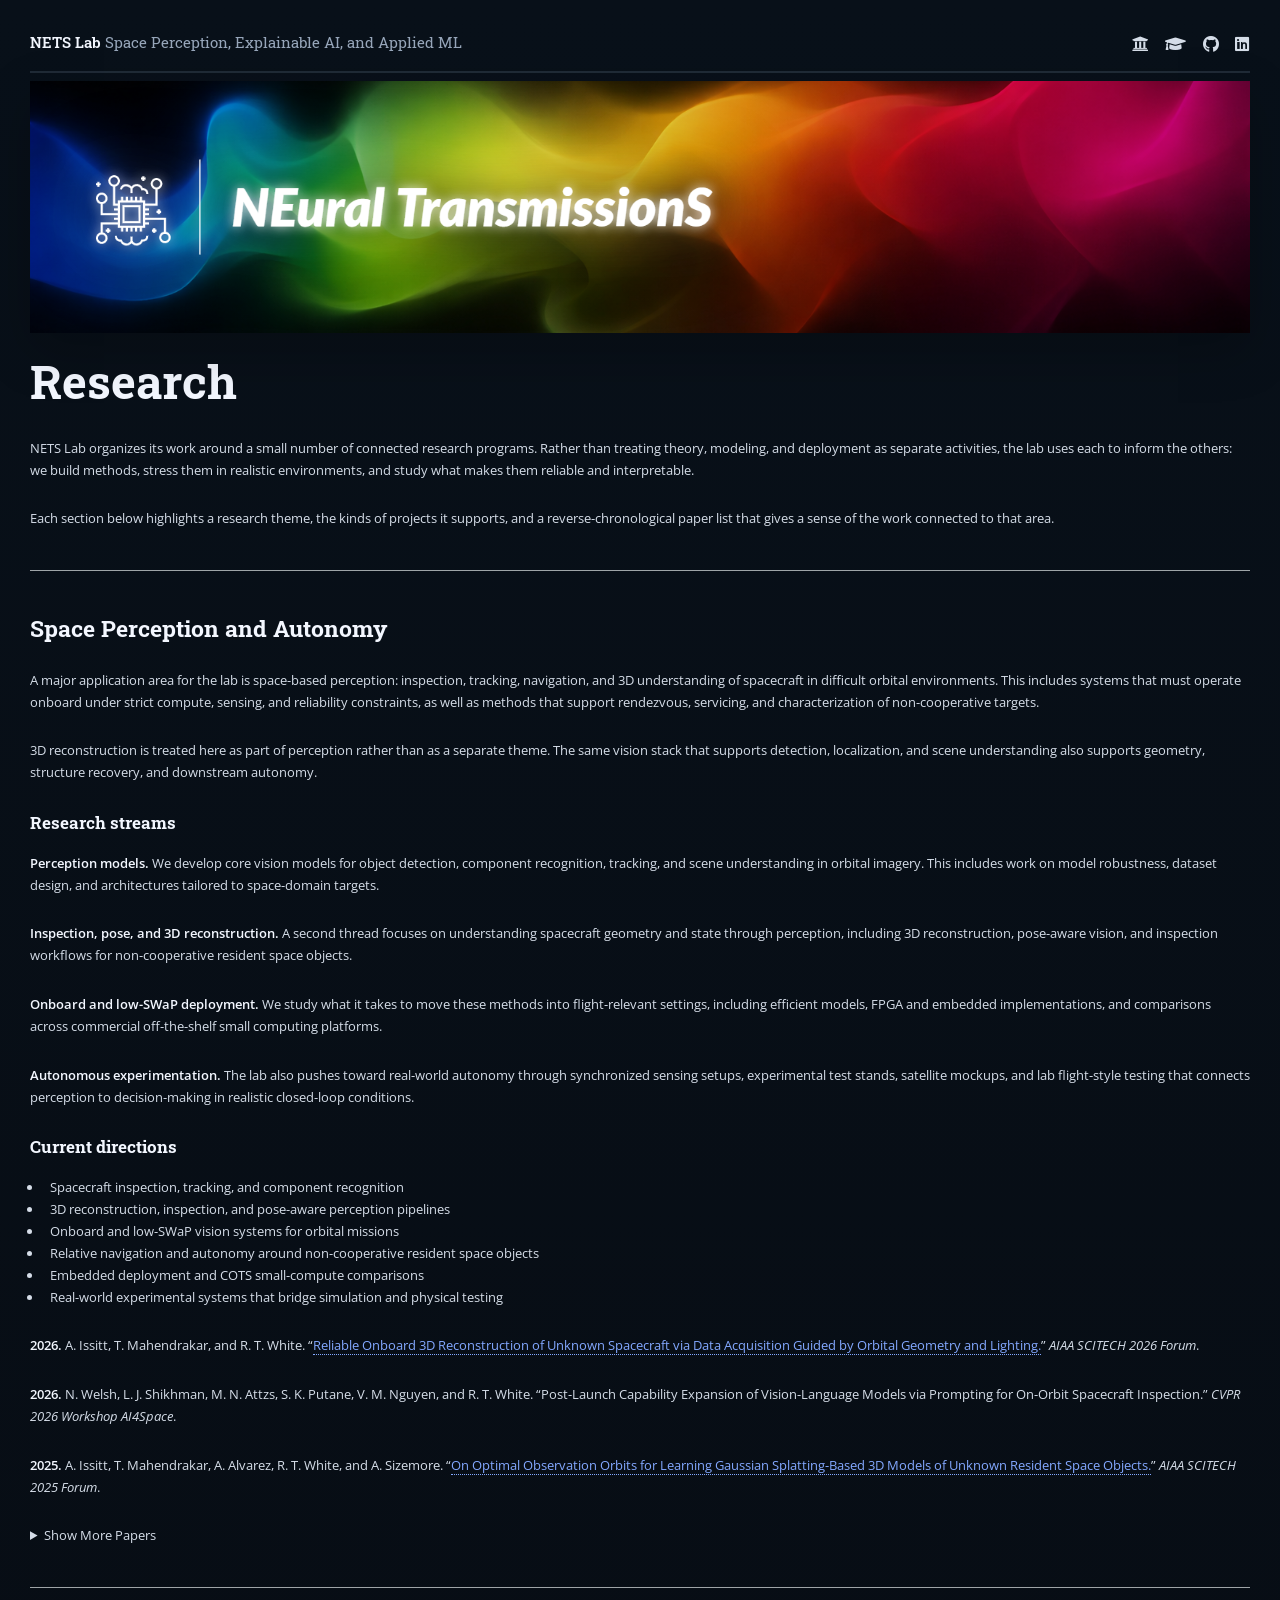
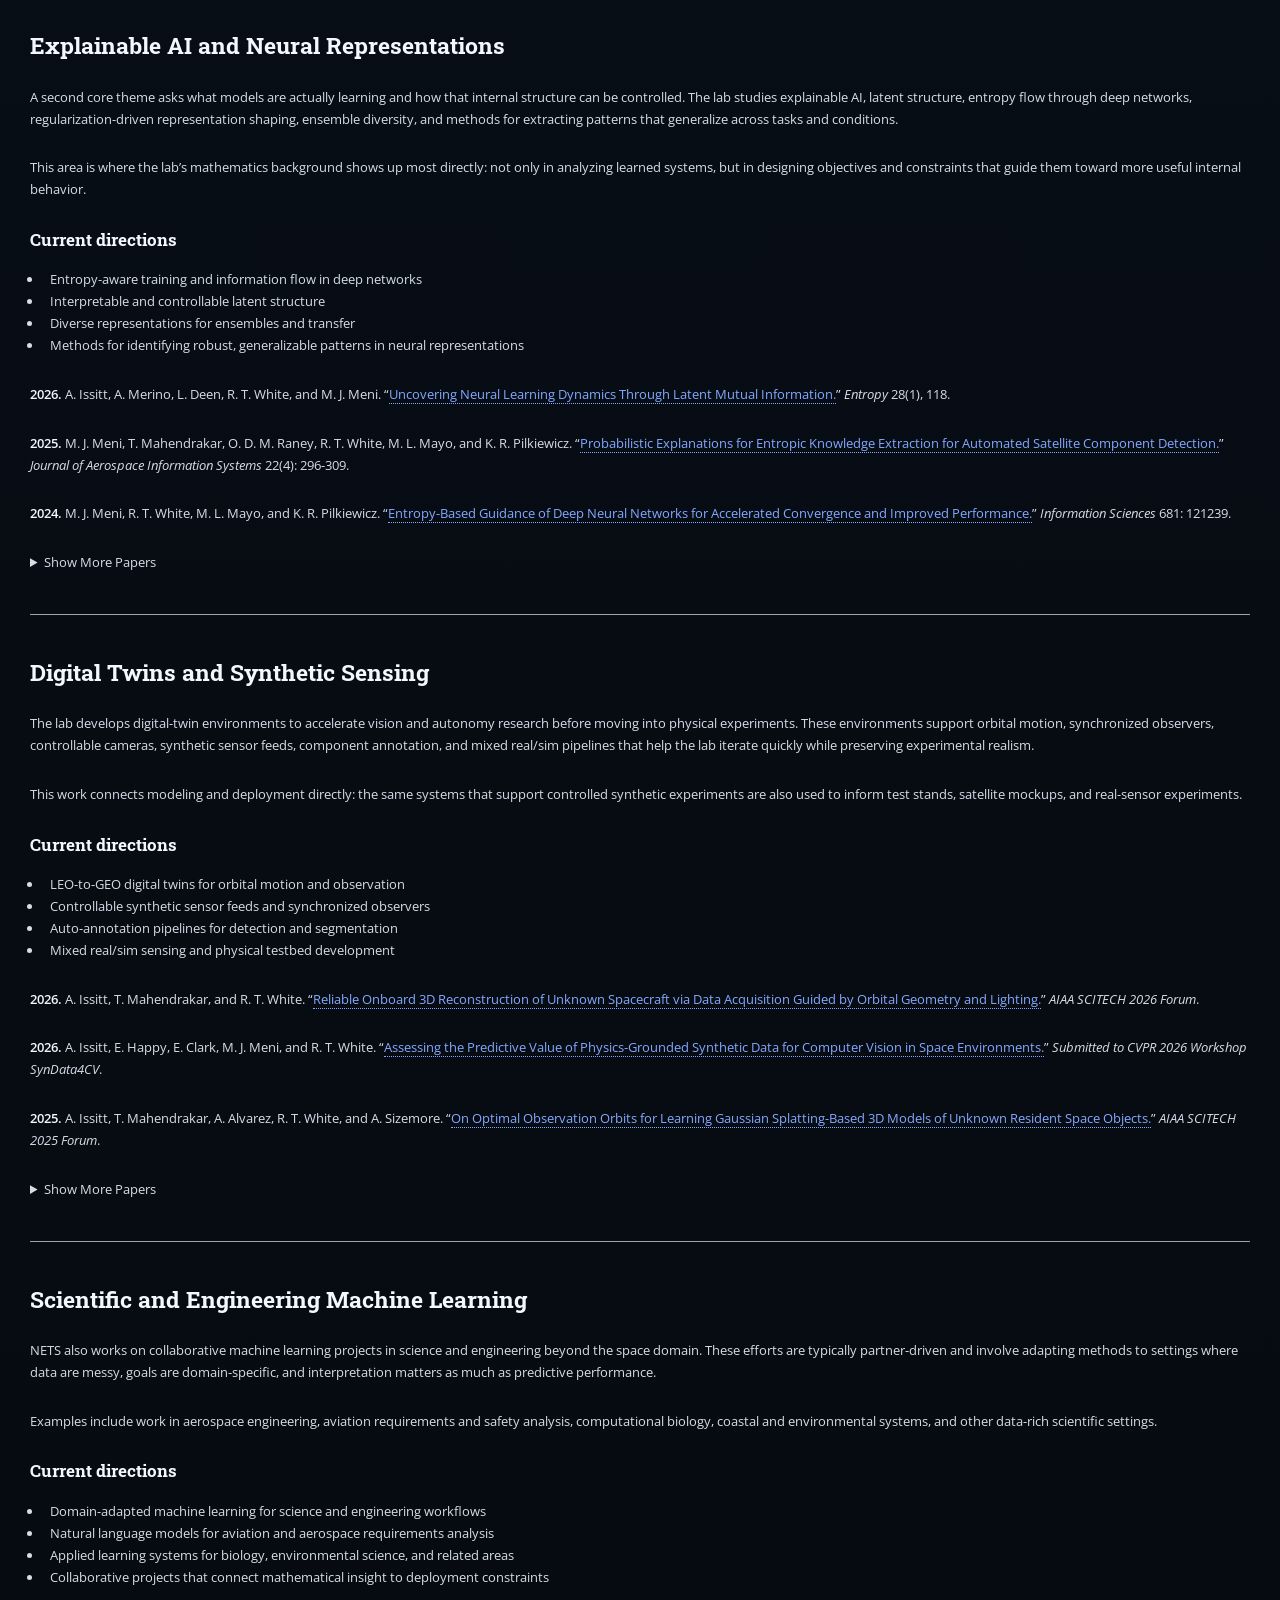
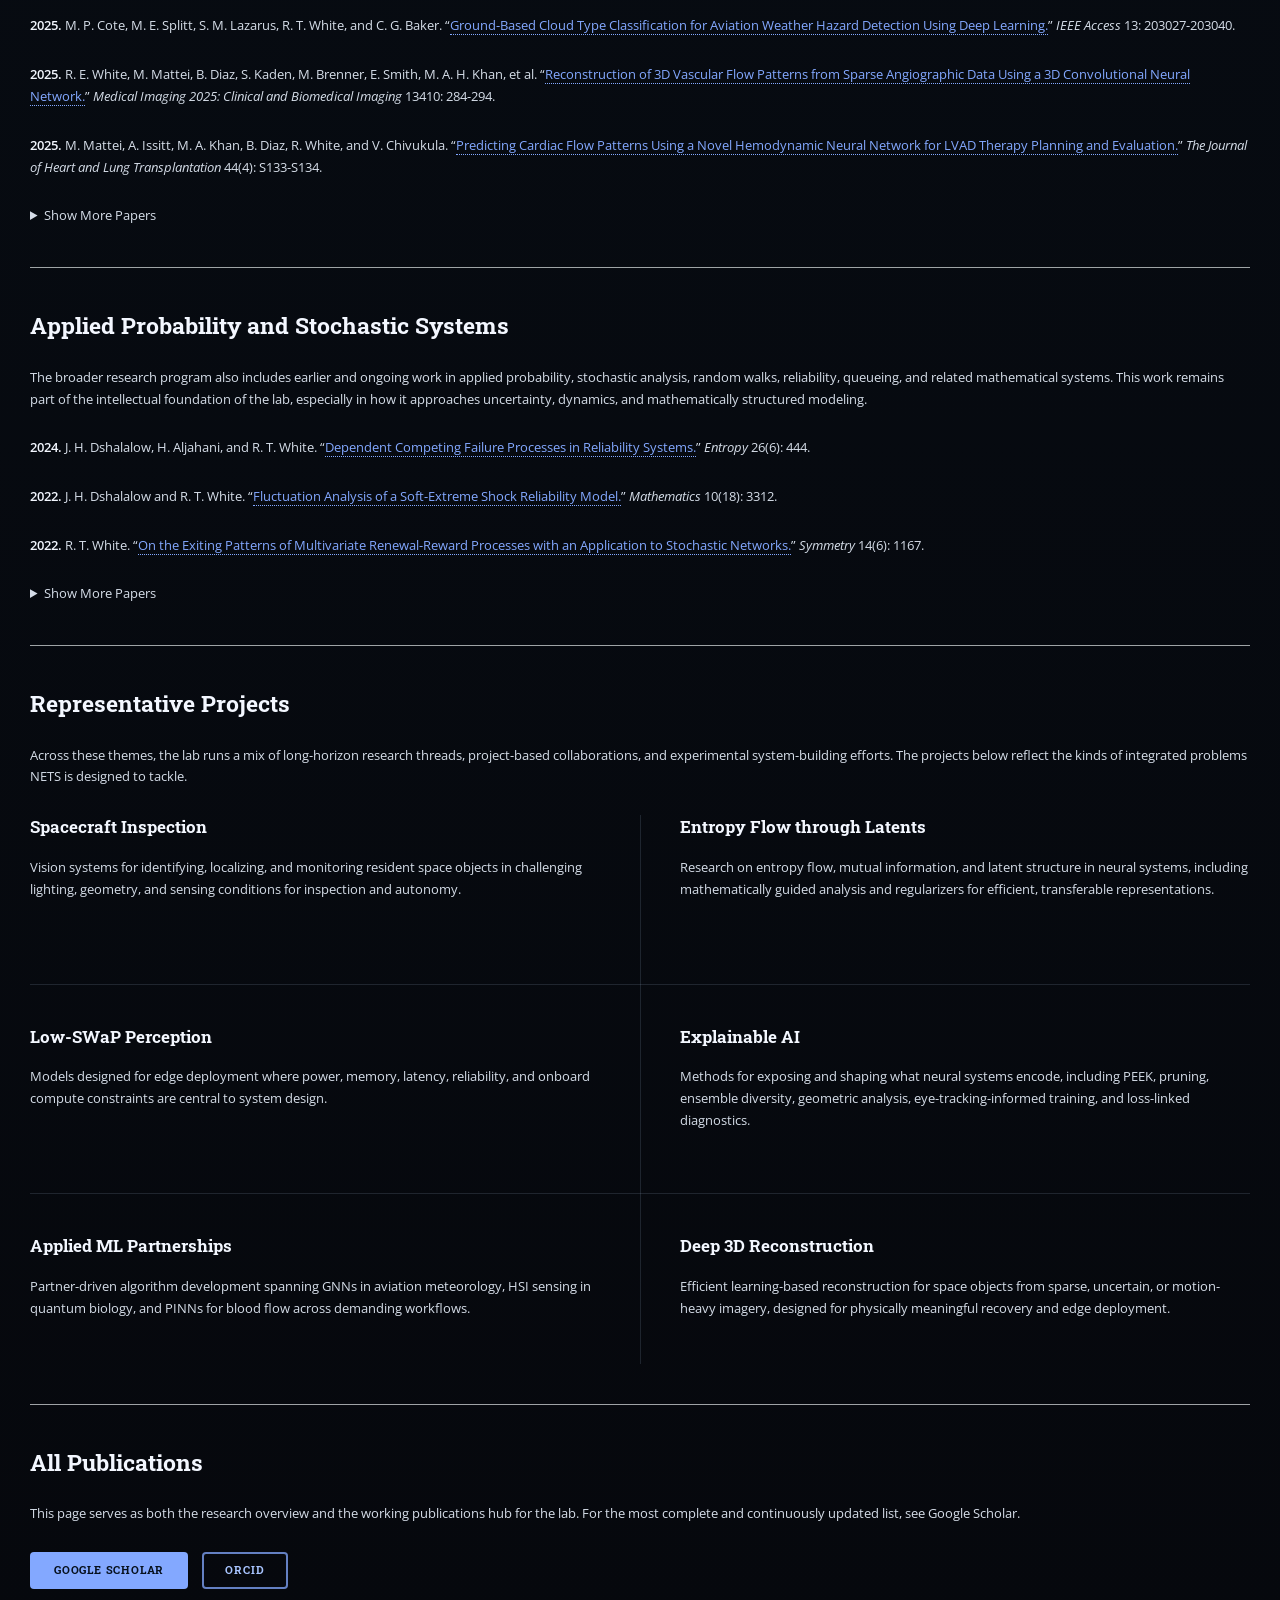
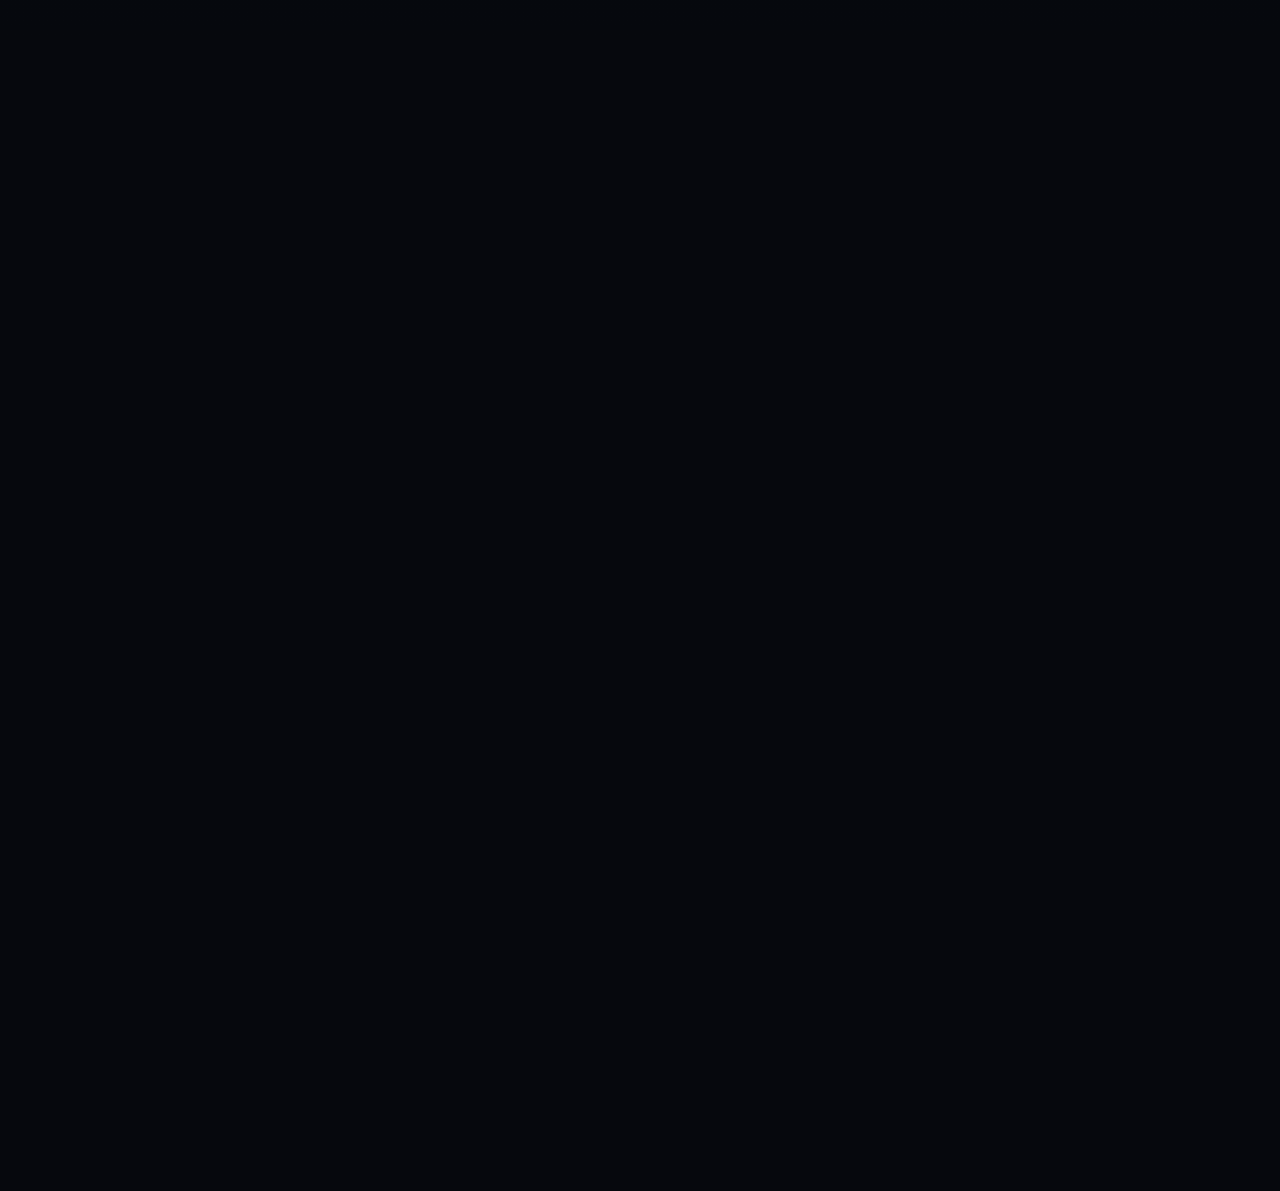
<file: projects.html>
<!DOCTYPE HTML>
<!--
	Based on Editorial by HTML5 UP
	html5up.net | @ajlkn
	Free for personal and commercial use under the CCA 3.0 license
-->
<html>
	<head>
		<title>Projects | NETS Lab</title>
		<meta charset="utf-8" />
		<meta http-equiv="refresh" content="0; url=research.html#representative-projects" />
		<meta name="viewport" content="width=device-width, initial-scale=1, user-scalable=no" />
		<meta name="description" content="Redirecting to the unified NETS Lab research page." />
		<link rel="stylesheet" href="assets/css/main.css" />
	</head>
	<body class="is-preload">
		<div id="wrapper">
			<div id="main">
				<div class="inner">
					<section>
						<header class="main">
							<h1>Projects</h1>
						</header>
						<p>Redirecting to <a href="research.html#representative-projects">Research and Projects</a>.</p>
					</section>
				</div>
			</div>
		</div>
	</body>
</html>
</file>
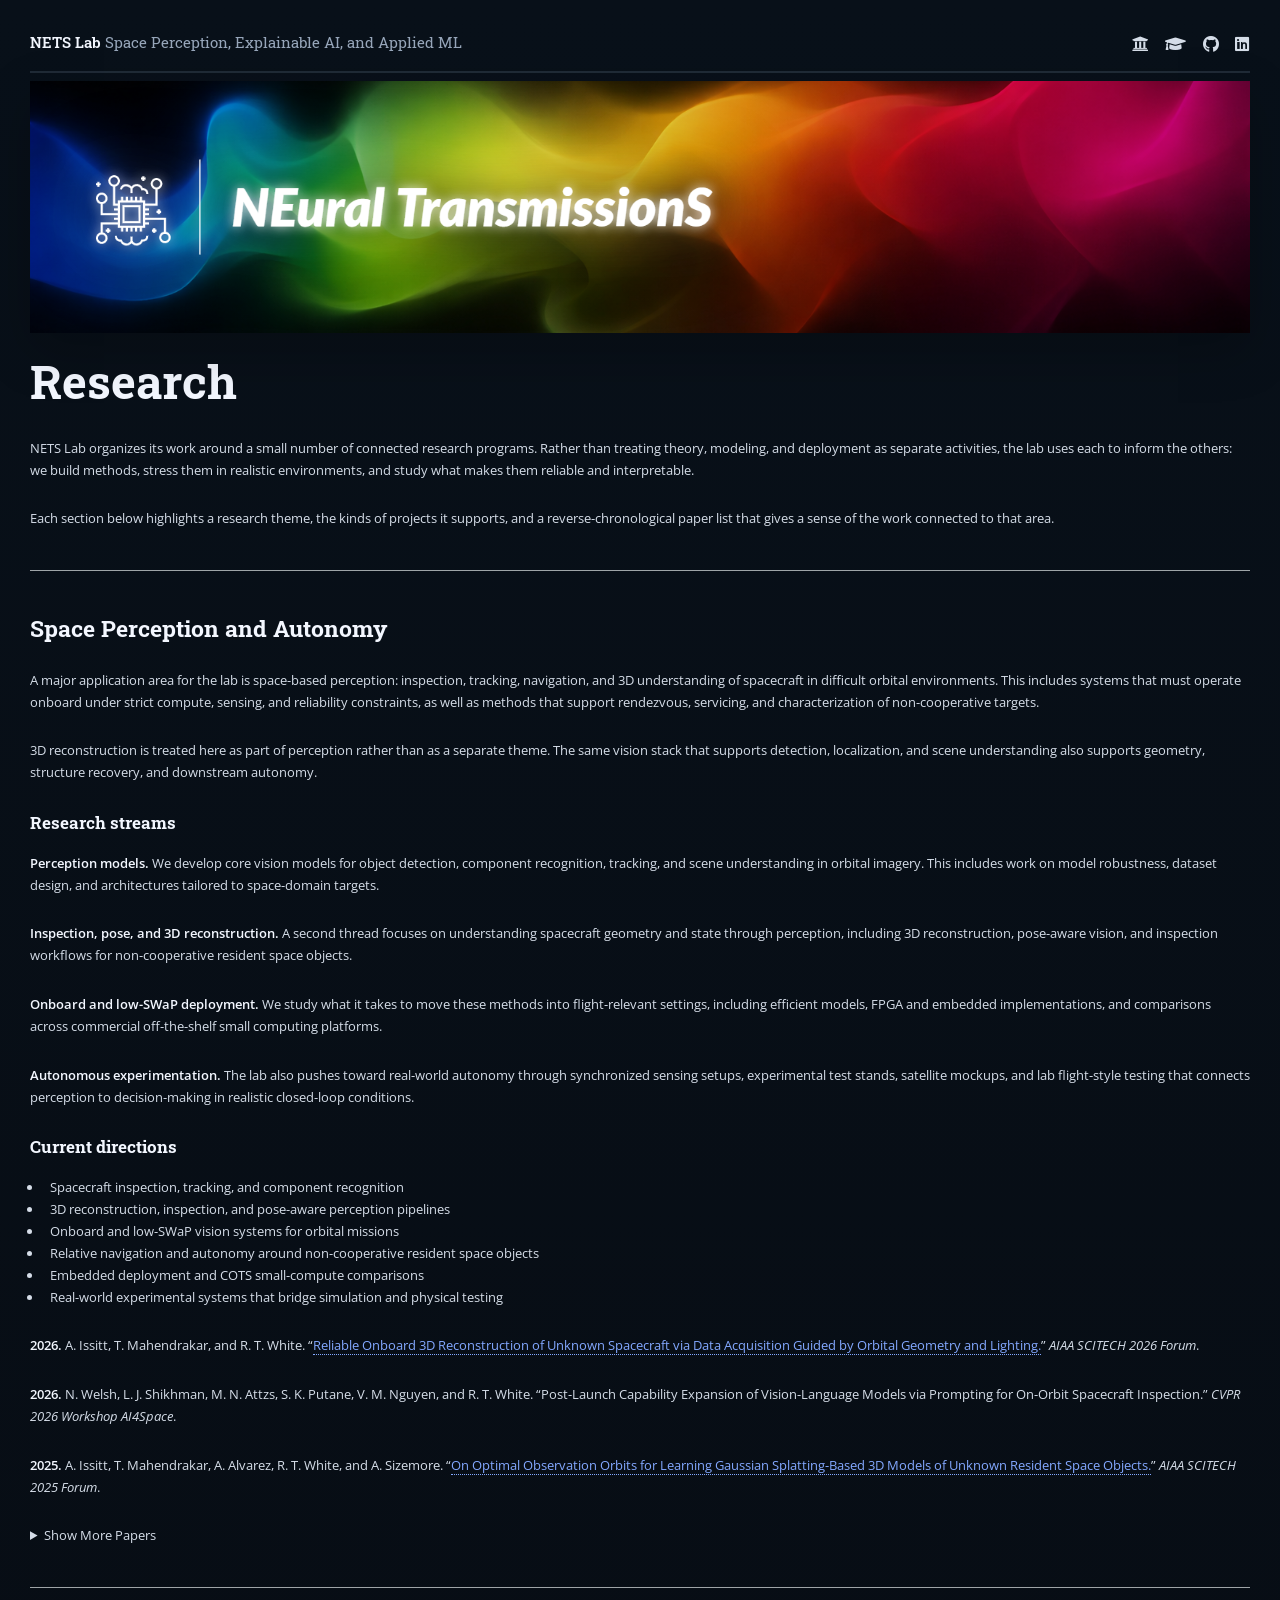
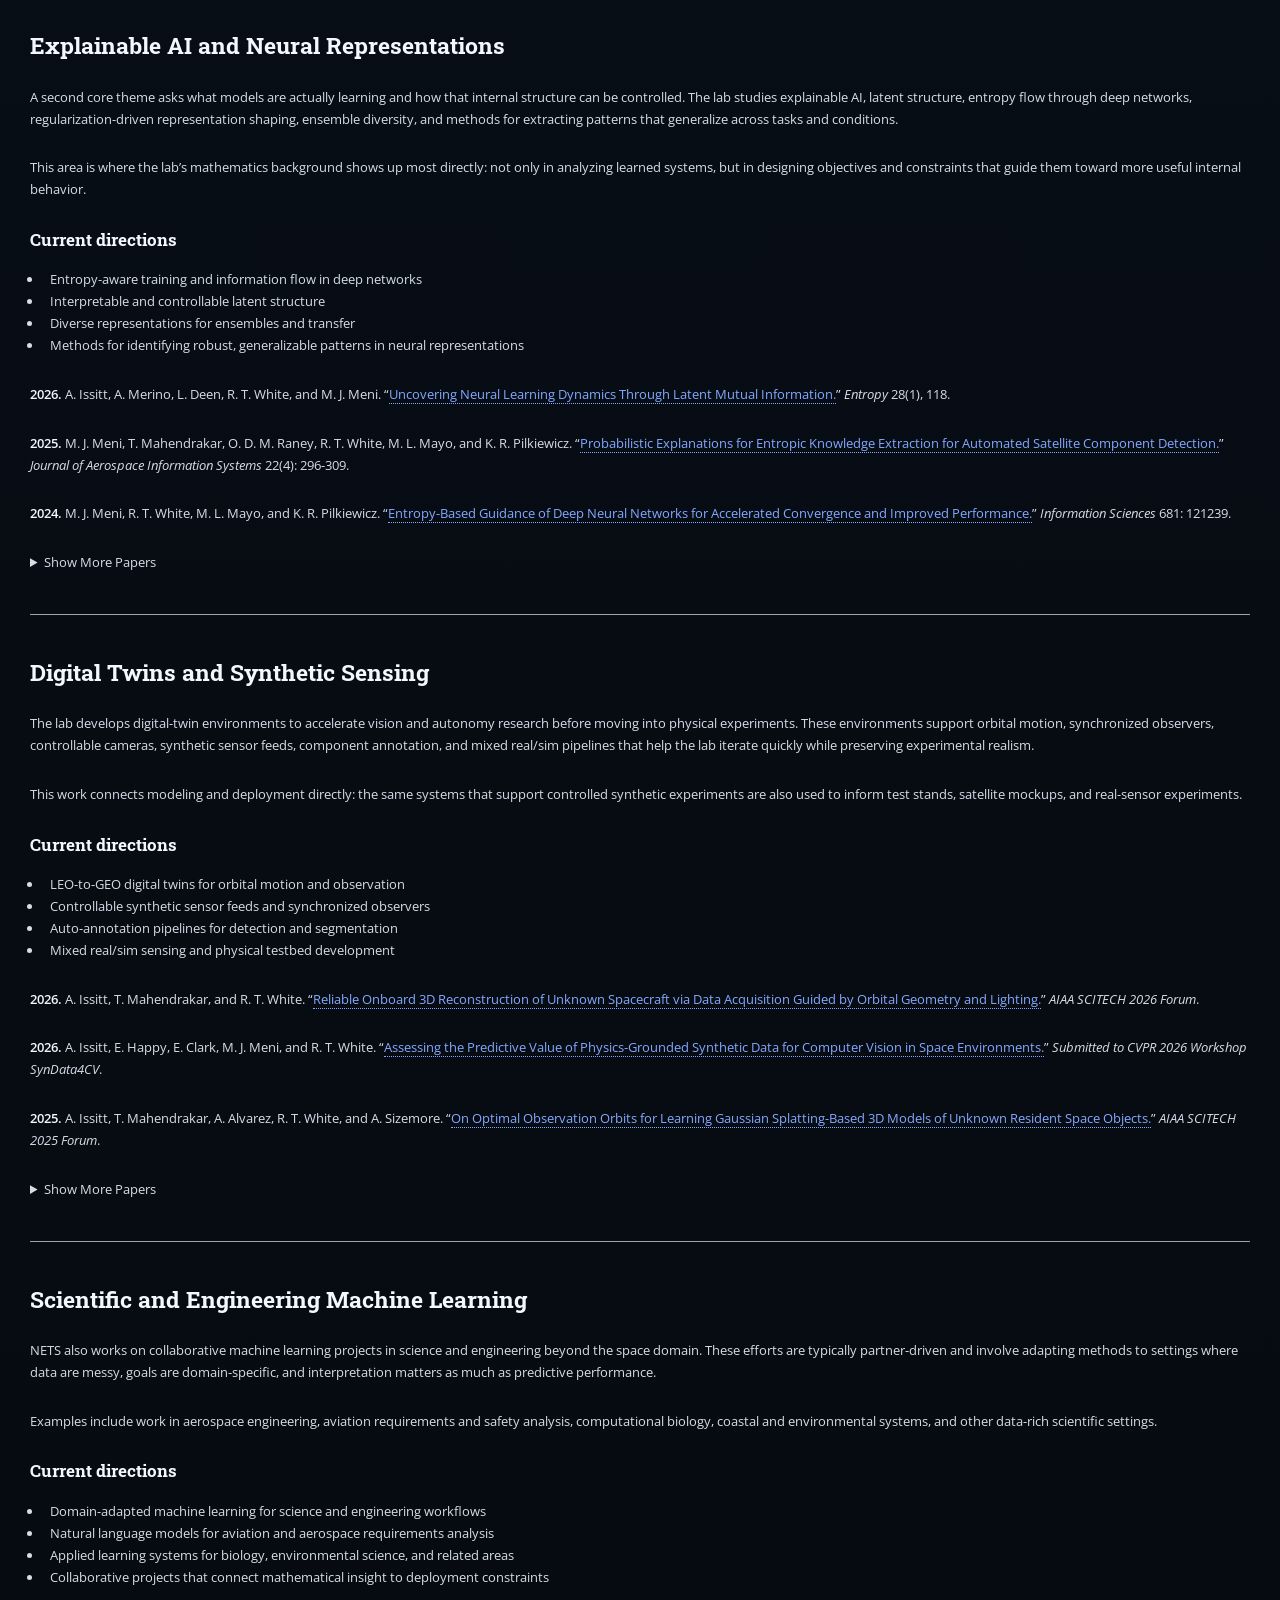
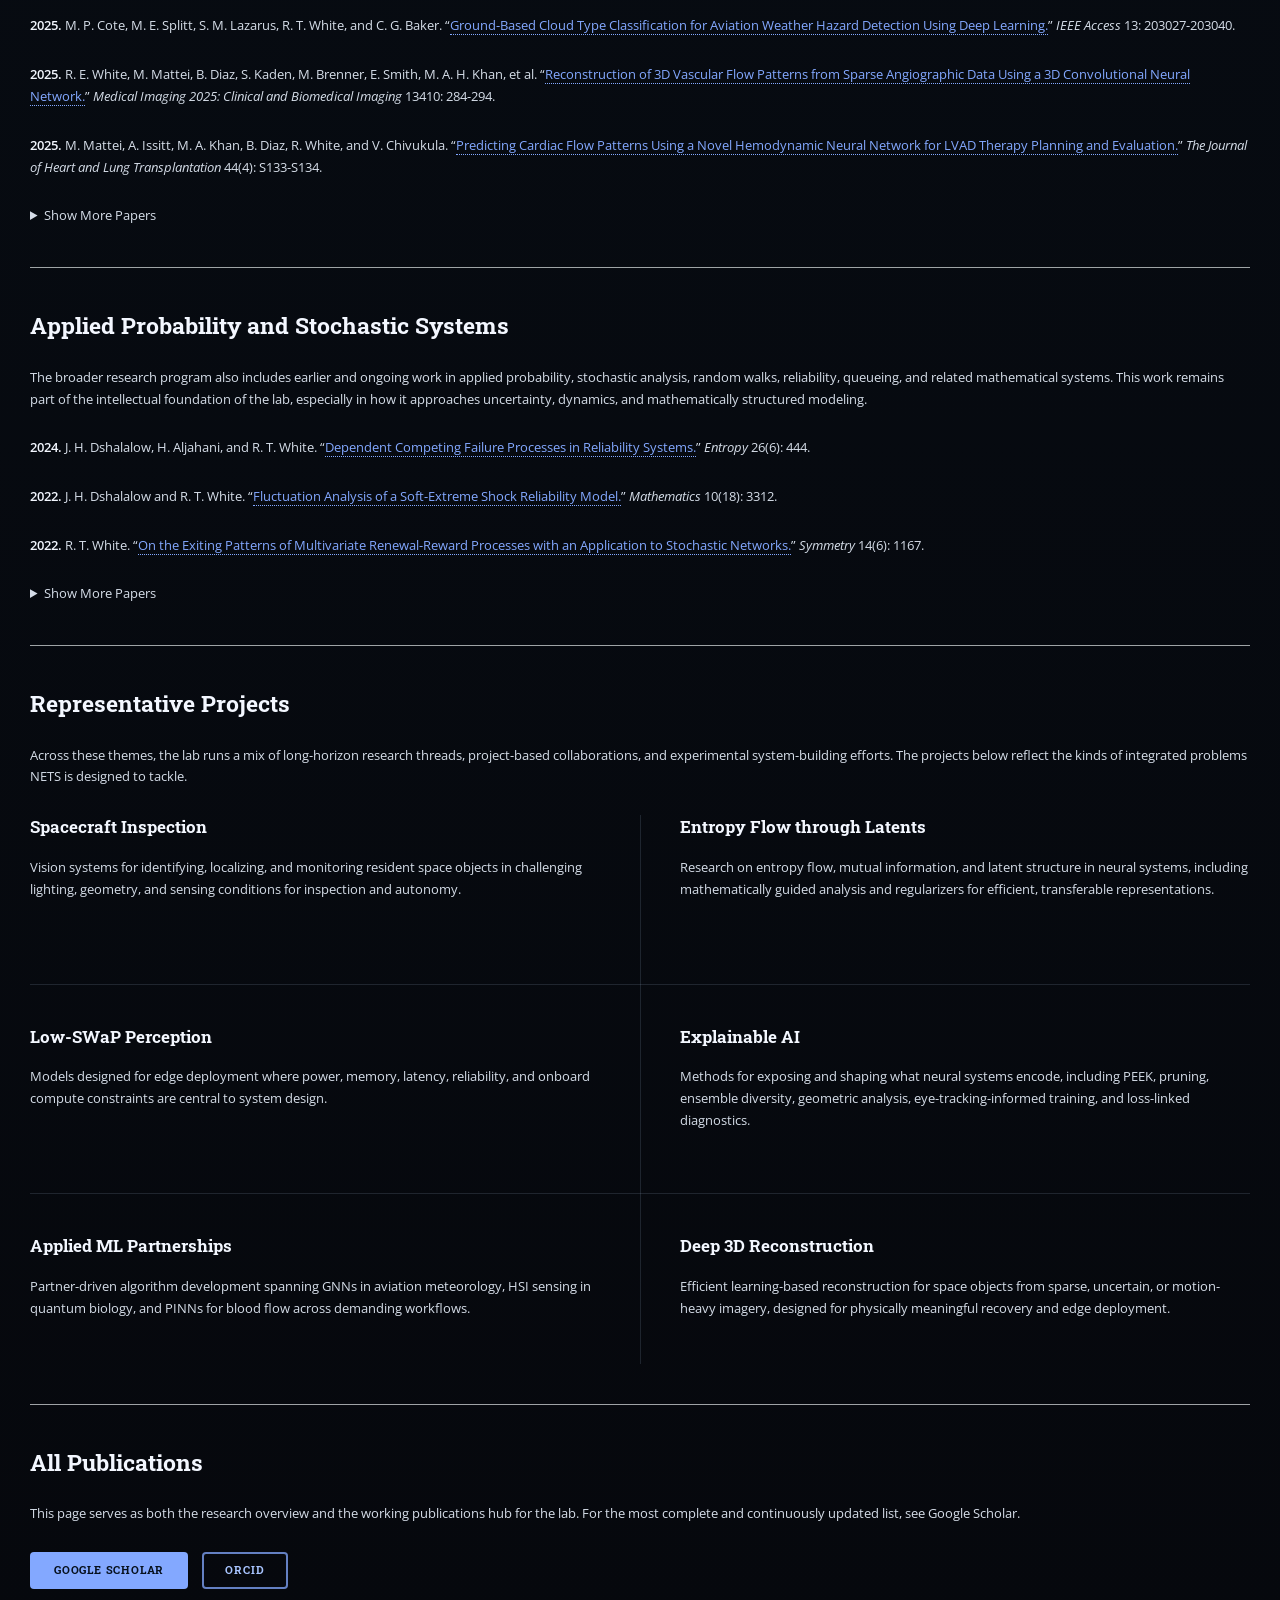
<file: publications.html>
<!DOCTYPE HTML>
<html>
	<head>
		<meta charset="utf-8" />
		<meta http-equiv="refresh" content="0; url=research.html#all-publications" />
		<title>Publications | NETS Lab</title>
		<meta name="viewport" content="width=device-width, initial-scale=1, user-scalable=no" />
		<link rel="canonical" href="research.html#all-publications" />
	</head>
	<body>
		<p>Publications now live on the unified <a href="research.html#all-publications">Research page</a>.</p>
	</body>
</html>
</file>
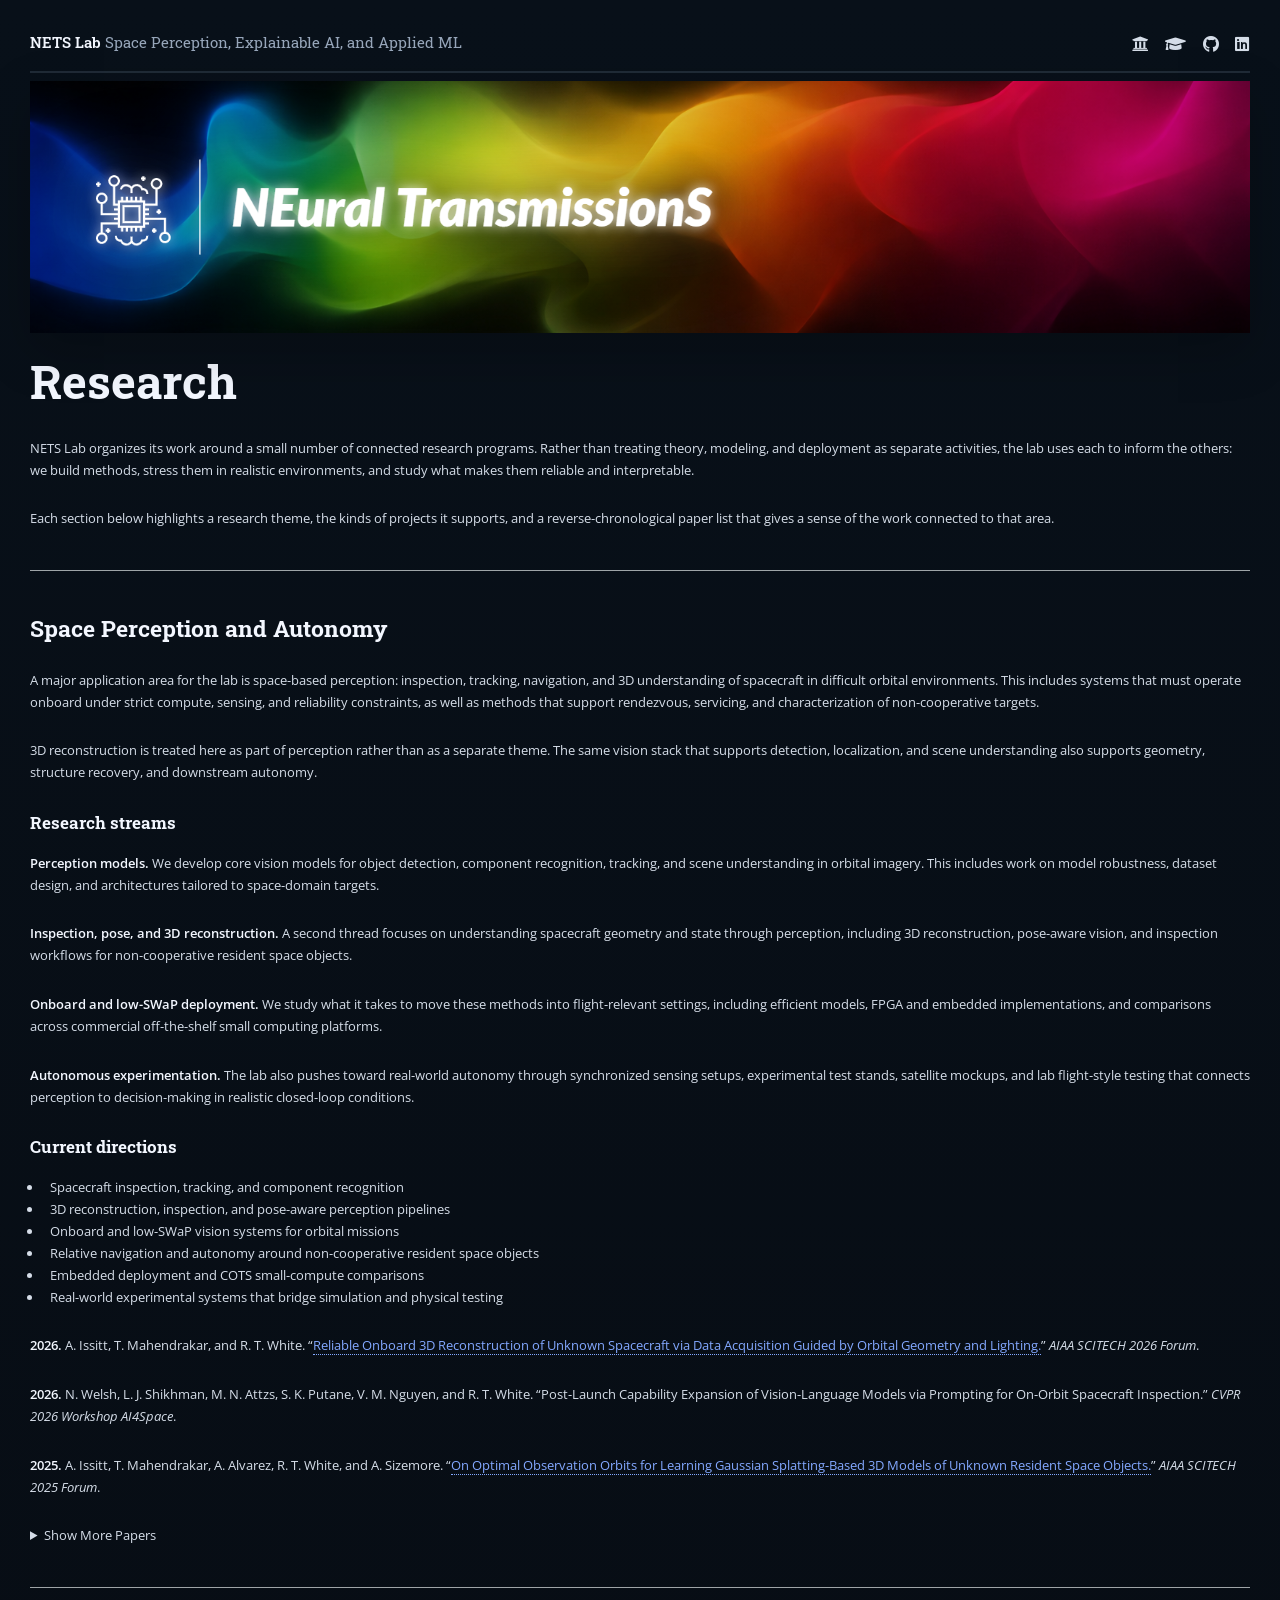
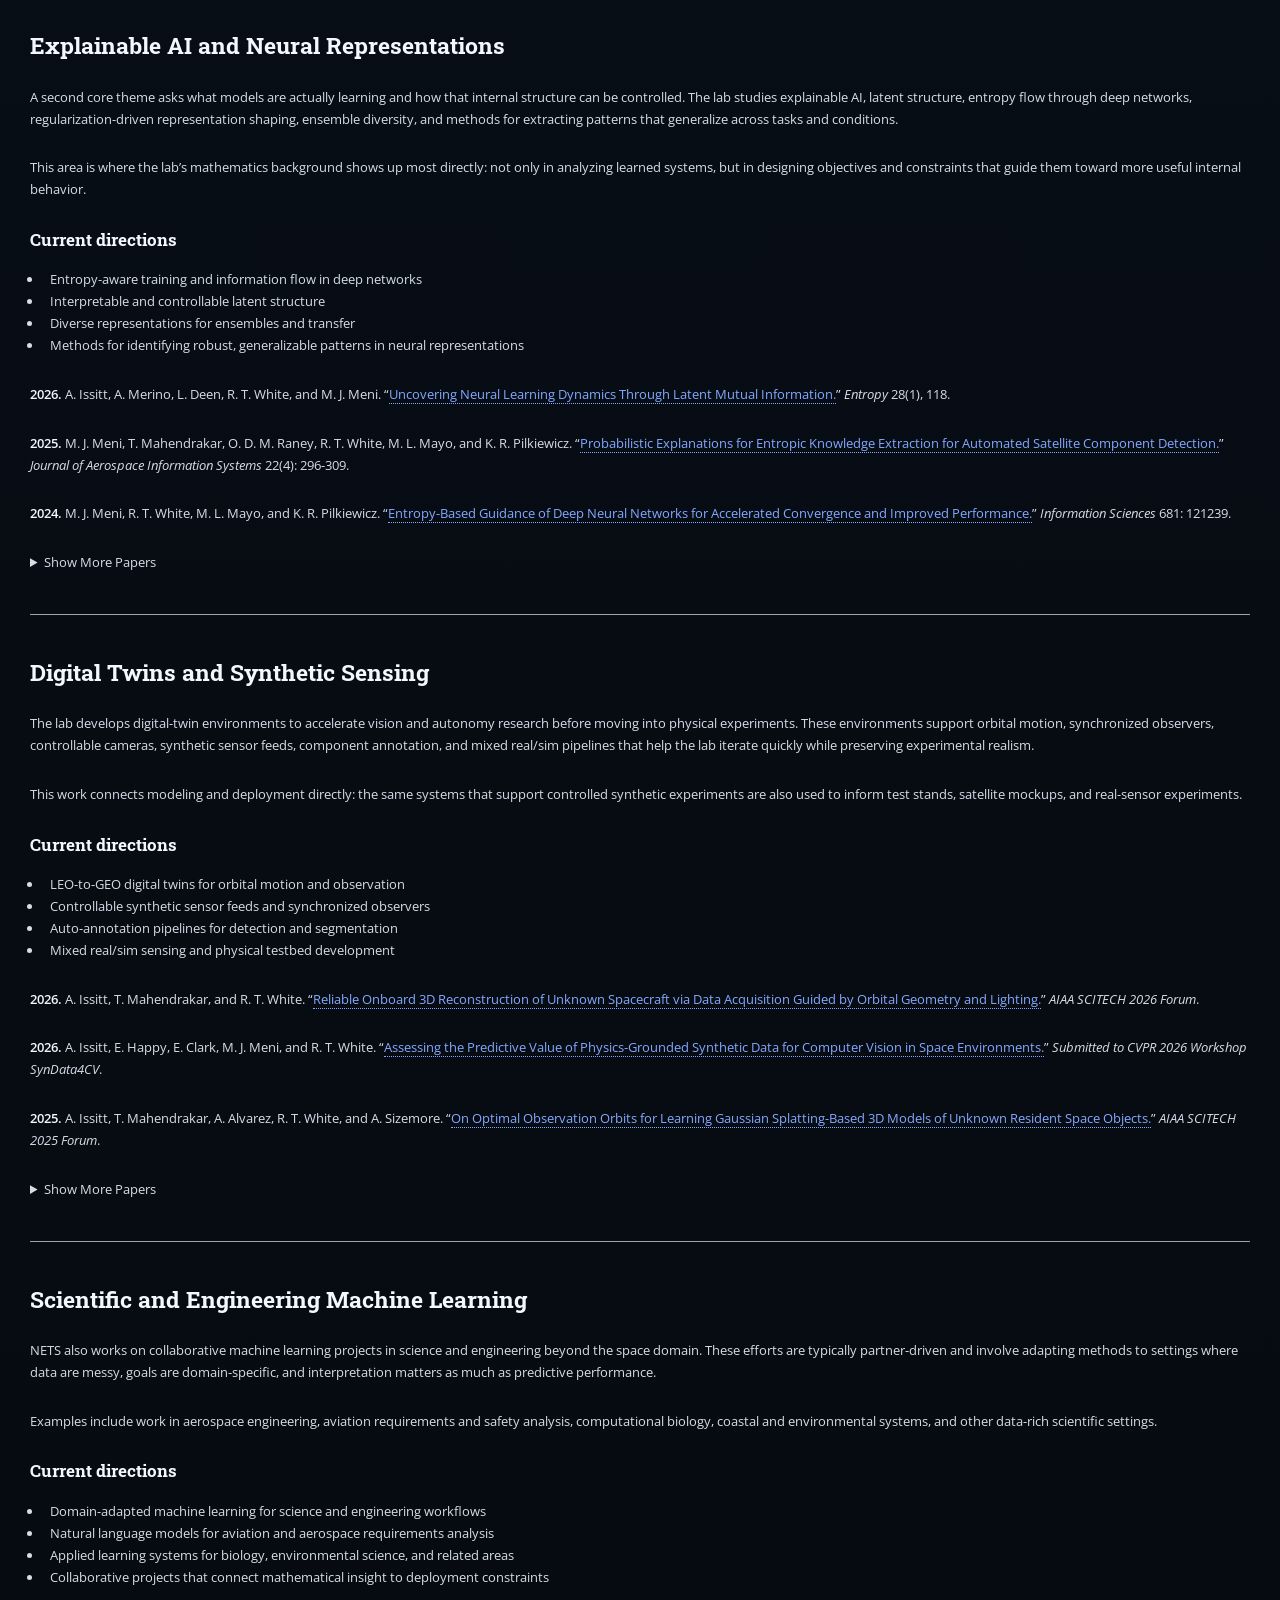
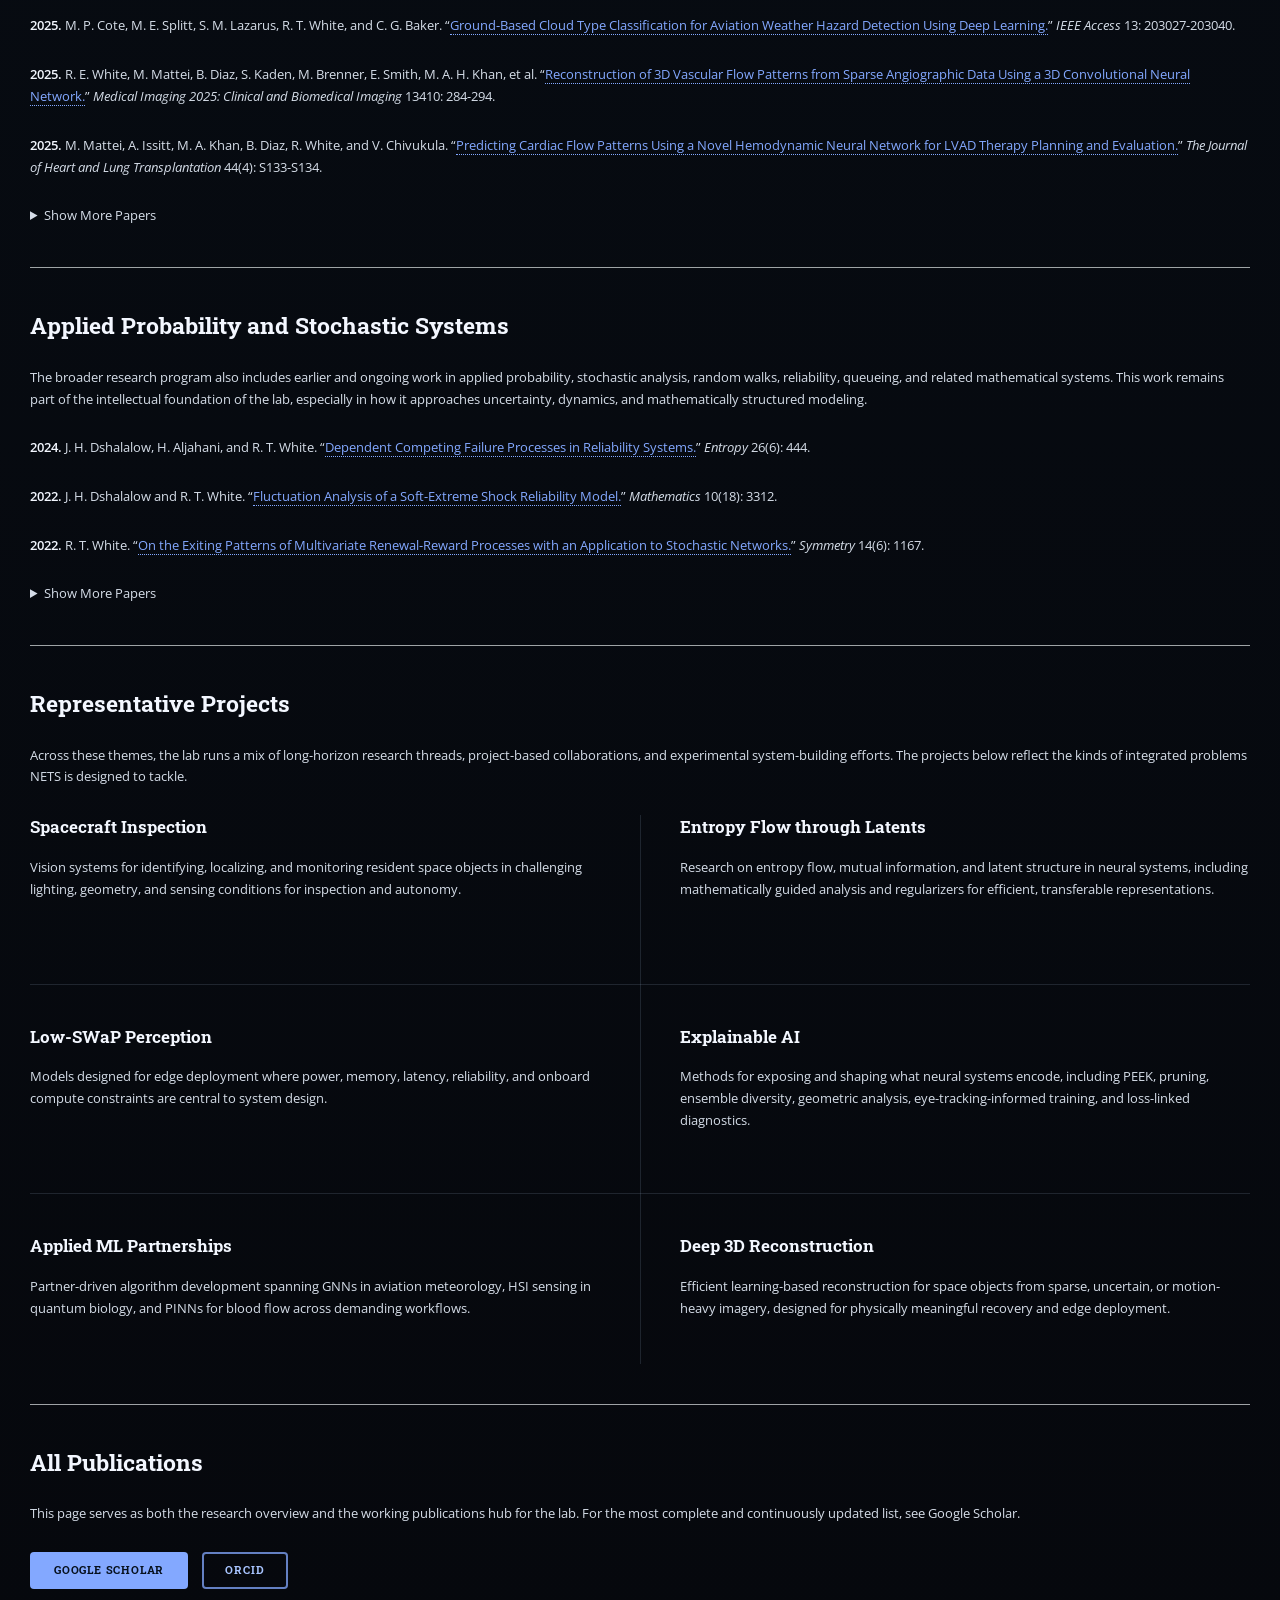
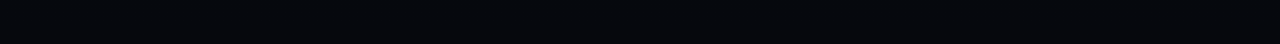
<file: research.html>
<!DOCTYPE HTML>
<!--
	Based on Editorial by HTML5 UP
	html5up.net | @ajlkn
	Free for personal and commercial use under the CCA 3.0 license
-->
<html>
	<head>
		<title>Research | NETS Lab</title>
		<meta charset="utf-8" />
		<meta name="viewport" content="width=device-width, initial-scale=1, user-scalable=no" />
		<meta name="description" content="Research themes, projects, and publication streams in the NEural TransmissionS (NETS) Lab." />
		<link rel="stylesheet" href="assets/css/main.css" />
	</head>
	<body class="is-preload">

		<div id="wrapper">

			<div id="main">
				<div class="inner">

					<header id="header">
						<a href="index.html" class="logo">
							<strong>NETS Lab</strong>
							<span>Space Perception, Explainable AI, and Applied ML</span>
						</a>
						<ul class="icons">
							<li><a href="https://www.fit.edu/faculty-profiles/w/white-ryan/" class="icon solid fa-university"><span class="label">Faculty Profile</span></a></li>
							<li><a href="https://scholar.google.com/citations?hl=en&user=SHsJP3cAAAAJ&view_op=list_works" class="icon solid fa-graduation-cap"><span class="label">Google Scholar</span></a></li>
							<li><a href="https://github.com/NEural-TransmissionS" class="icon brands fa-github"><span class="label">GitHub</span></a></li>
							<li><a href="https://www.linkedin.com/in/ryan-white-326301b/" class="icon brands fa-linkedin"><span class="label">LinkedIn</span></a></li>
						</ul>
					</header>

					<ul class="actions mobile-home-nav">
						<li><a href="about.html" class="button small">About</a></li>
						<li><a href="research.html" class="button small">Research</a></li>
						<li><a href="research.html#representative-projects" class="button small">Projects</a></li>
						<li><a href="research.html#all-publications" class="button small">Publications</a></li>
						<li><a href="people.html" class="button small">People</a></li>
						<li><a href="join.html" class="button small">Join</a></li>
						<li><a href="contact.html" class="button small">Contact</a></li>
					</ul>

					<section class="banner-hero" aria-hidden="true">
						<img src="images/nets-banner-bg.png" class="banner-bg" alt="" />
						<div class="banner-overlay"></div>
						<div class="banner-content">
							<img src="images/nets-banner-white.png" alt="" class="banner-logo" />
						</div>
					</section>

					<section class="page-intro">
						<header class="main">
							<h1>Research</h1>
						</header>

						<p>
							NETS Lab organizes its work around a small number of connected research programs. Rather than treating theory, modeling, and deployment as separate activities, the lab uses each to inform the others: we build methods, stress them in realistic environments, and study what makes them reliable and interpretable.
						</p>

						<p>
							Each section below highlights a research theme, the kinds of projects it supports, and a reverse-chronological paper list that gives a sense of the work connected to that area.
						</p>

						<hr class="major" />

						<h2 id="space-perception">Space Perception and Autonomy</h2>
						<p>
							A major application area for the lab is space-based perception: inspection, tracking, navigation, and 3D understanding of spacecraft in difficult orbital environments. This includes systems that must operate onboard under strict compute, sensing, and reliability constraints, as well as methods that support rendezvous, servicing, and characterization of non-cooperative targets.
						</p>
						<p>
							3D reconstruction is treated here as part of perception rather than as a separate theme. The same vision stack that supports detection, localization, and scene understanding also supports geometry, structure recovery, and downstream autonomy.
						</p>

						<h3>Research streams</h3>
						<p>
							<strong>Perception models.</strong> We develop core vision models for object detection, component recognition, tracking, and scene understanding in orbital imagery. This includes work on model robustness, dataset design, and architectures tailored to space-domain targets.
						</p>
						<p>
							<strong>Inspection, pose, and 3D reconstruction.</strong> A second thread focuses on understanding spacecraft geometry and state through perception, including 3D reconstruction, pose-aware vision, and inspection workflows for non-cooperative resident space objects.
						</p>
						<p>
							<strong>Onboard and low-SWaP deployment.</strong> We study what it takes to move these methods into flight-relevant settings, including efficient models, FPGA and embedded implementations, and comparisons across commercial off-the-shelf small computing platforms.
						</p>
						<p>
							<strong>Autonomous experimentation.</strong> The lab also pushes toward real-world autonomy through synchronized sensing setups, experimental test stands, satellite mockups, and lab flight-style testing that connects perception to decision-making in realistic closed-loop conditions.
						</p>

						<h3>Current directions</h3>
						<ul>
							<li>Spacecraft inspection, tracking, and component recognition</li>
							<li>3D reconstruction, inspection, and pose-aware perception pipelines</li>
							<li>Onboard and low-SWaP vision systems for orbital missions</li>
							<li>Relative navigation and autonomy around non-cooperative resident space objects</li>
							<li>Embedded deployment and COTS small-compute comparisons</li>
							<li>Real-world experimental systems that bridge simulation and physical testing</li>
						</ul>

						<p><strong>2026.</strong> A. Issitt, T. Mahendrakar, and R. T. White. “<a href="https://doi.org/10.2514/6.2026-0789">Reliable Onboard 3D Reconstruction of Unknown Spacecraft via Data Acquisition Guided by Orbital Geometry and Lighting.</a>” <em>AIAA SCITECH 2026 Forum</em>.</p>
						<p><strong>2026.</strong> N. Welsh, L. J. Shikhman, M. N. Attzs, S. K. Putane, V. M. Nguyen, and R. T. White. “Post-Launch Capability Expansion of Vision-Language Models via Prompting for On-Orbit Spacecraft Inspection.” <em>CVPR 2026 Workshop AI4Space</em>.</p>
						<p><strong>2025.</strong> A. Issitt, T. Mahendrakar, A. Alvarez, R. T. White, and A. Sizemore. “<a href="https://doi.org/10.2514/6.2025-1780">On Optimal Observation Orbits for Learning Gaussian Splatting-Based 3D Models of Unknown Resident Space Objects.</a>” <em>AIAA SCITECH 2025 Forum</em>.</p>
						<details>
							<summary>Show More Papers</summary>
							<p><strong>2025.</strong> M. J. Meni, B. Gisclair, R. T. White, and T. Mahendrakar. “PEEK-Guided Neural Network Pruning for Deployment on Low SWaP Hardware.” <em>39th Annual Small Satellite Conference</em>.</p>
							<p><strong>2025.</strong> E. R. Sandidge, T. Mahendrakar, and R. T. White. “Applying 3D Gaussian Splatting-Based Object Detection Ensembles for Satellite Component Identification.” <em>Joint Mathematics Meetings 2025</em>.</p>
							<p><strong>2024.</strong> T. Mahendrakar, R. T. White, and M. Tiwari. “SpY: A Context-Based Approach to Spacecraft Component Detection.” <em>CoRR</em> abs/2406.18709.</p>
							<p><strong>2024.</strong> V. M. Nguyen, E. Sandidge, T. Mahendrakar, and R. T. White. “Satsplatyolo: 3D Gaussian Splatting-Based Virtual Object Detection Ensembles for Satellite Feature Recognition.” <em>CoRR</em> abs/2406.02533.</p>
							<p><strong>2024.</strong> T. Mahendrakar, R. T. White, M. Tiwari, and M. Wilde. “<a href="https://doi.org/10.2514/1.I011343">Unknown Non-Cooperative Spacecraft Characterization with Lightweight Convolutional Neural Networks.</a>” <em>Journal of Aerospace Information Systems</em> 21(5): 455-460.</p>
							<p><strong>2023.</strong> T. Mahendrakar, R. T. White, M. Wilde, and M. Tiwari. “<a href="https://doi.org/10.1109/AERO55745.2023.10115705">SpaceYOLO: A Human-Inspired Model for Real-time, On-board Spacecraft Feature Detection.</a>” <em>IEEE Aerospace Conference</em>.</p>
							<p><strong>2023.</strong> A. Ekblad, T. Mahendrakar, R. T. White, M. Wilde, I. Silver, and B. Wheeler. “<a href="https://doi.org/10.1109/AERO55745.2023.10115681">Resource-constrained FPGA Design for Satellite Component Feature Extraction.</a>” <em>IEEE Aerospace Conference</em>.</p>
							<p><strong>2023.</strong> M. N. J. Attzs, T. Mahendrakar, M. J. Meni, R. T. White, and I. Silver. “Comparison of Tracking-By-Detection Algorithms for Real-Time Satellite Component Tracking.” <em>37th Annual Small Satellite Conference</em>.</p>
							<p><strong>2023.</strong> T. Mahendrakar, M. N. Attzs, J. M. Duarte, A. L. Tisaranni, R. T. White, and M. Wilde. “<a href="https://doi.org/10.2514/6.2023-2374">Impact of Intra-Class Variance on YOLOv5 Model Performance for Autonomous Navigation around Non-Cooperative Targets.</a>” <em>AIAA SCITECH 2023 Forum</em>.</p>
							<p><strong>2023.</strong> B. Caruso, T. Mahendrakar, V. M. Nguyen, R. T. White, and T. Steffen. “3D Reconstruction of Non-Cooperative Resident Space Objects Using Instant NGP-Accelerated NeRF and D-NeRF.” <em>AAS/AIAA Spaceflight Mechanics Conference</em>.</p>
							<p><strong>2023.</strong> T. Mahendrakar, S. Holmberg, A. Ekblad, E. Conti, R. T. White, M. Wilde, and I. Silver. “Autonomous Rendezvous with Non-Cooperative Target Objects with Swarm Chasers and Observers.” <em>AAS/AIAA Spaceflight Mechanics Conference</em>.</p>
							<p><strong>2022.</strong> T. Mahendrakar, M. Wilde, R. T. White, et al. “<a href="https://doi.org/10.1109/AERO53065.2022.9843537">Performance Study of YOLOv5 and Faster R-CNN for Autonomous Navigation around Non-Cooperative Targets.</a>” <em>IEEE Aerospace Conference</em>.</p>
							<p><strong>2021.</strong> T. Mahendrakar, R. T. White, M. Wilde, A. Rivkin, J. Cutler, K. Watkins, A. Ekblad, and N. Fischer. “<a href="https://doi.org/10.2514/6.2021-4123">Use of Artificial Intelligence for Feature Recognition and Flightpath Planning around Non-Cooperative Resident Space Objects.</a>” <em>AIAA ASCEND</em>.</p>
							<p><strong>2021.</strong> T. Mahendrakar, R. T. White, and M. Wilde. “Real-Time Satellite Component Recognition with YOLOv5.” <em>35th Annual Small Satellite Conference</em>.</p>
							<p><strong>Manuscript in progress.</strong> S. Holmberg, A. Issitt, T. Mahendrakar, A. Sizemore, and R. T. White. “Closed-Loop Vision-Based Autonomous Docking for Unknown Spacecraft in a Physically Grounded Orbital Digital Twin.”</p>
							<p><strong>Manuscript in progress.</strong> T. Mahendrakar, S. Holmberg, R. T. White, and A. Sizemore. “Autonomous Swarm Rendezvous with Unknown Non-Cooperative Spacecraft.”</p>
						</details>

						<hr class="major" />

						<h2 id="xai-representations">Explainable AI and Neural Representations</h2>
						<p>
							A second core theme asks what models are actually learning and how that internal structure can be controlled. The lab studies explainable AI, latent structure, entropy flow through deep networks, regularization-driven representation shaping, ensemble diversity, and methods for extracting patterns that generalize across tasks and conditions.
						</p>
						<p>
							This area is where the lab’s mathematics background shows up most directly: not only in analyzing learned systems, but in designing objectives and constraints that guide them toward more useful internal behavior.
						</p>

						<h3>Current directions</h3>
						<ul>
							<li>Entropy-aware training and information flow in deep networks</li>
							<li>Interpretable and controllable latent structure</li>
							<li>Diverse representations for ensembles and transfer</li>
							<li>Methods for identifying robust, generalizable patterns in neural representations</li>
						</ul>

						<p><strong>2026.</strong> A. Issitt, A. Merino, L. Deen, R. T. White, and M. J. Meni. “<a href="https://doi.org/10.3390/e28010118">Uncovering Neural Learning Dynamics Through Latent Mutual Information.</a>” <em>Entropy</em> 28(1), 118.</p>
						<p><strong>2025.</strong> M. J. Meni, T. Mahendrakar, O. D. M. Raney, R. T. White, M. L. Mayo, and K. R. Pilkiewicz. “<a href="https://doi.org/10.2514/1.I011405">Probabilistic Explanations for Entropic Knowledge Extraction for Automated Satellite Component Detection.</a>” <em>Journal of Aerospace Information Systems</em> 22(4): 296-309.</p>
						<p><strong>2024.</strong> M. J. Meni, R. T. White, M. L. Mayo, and K. R. Pilkiewicz. “<a href="https://doi.org/10.1016/j.ins.2024.121239">Entropy-Based Guidance of Deep Neural Networks for Accelerated Convergence and Improved Performance.</a>” <em>Information Sciences</em> 681: 121239.</p>
						<details>
							<summary>Show More Papers</summary>
							<p><strong>2024.</strong> M. J. Meni, T. Mahendrakar, O. D. Raney, R. T. White, M. L. Mayo, and K. R. Pilkiewicz. “<a href="https://doi.org/10.2514/6.2024-2766">Taking a PEEK into YOLOv5 for Satellite Component Recognition via Entropy-Based Visual Explanations.</a>” <em>AIAA SCITECH 2024 Forum</em>.</p>
							<p><strong>2023.</strong> M. J. Meni, R. T. White, M. L. Mayo, and K. Pilkiewicz. “<a href="https://doi.org/10.1016/j.ins.2024.121239">Entropy-Based Guidance of Deep Neural Networks for Accelerated Convergence and Improved Performance.</a>” <em>CoRR</em> abs/2308.14938.</p>
							<p><strong>Submitted.</strong> M. J. Meni, B. Gisclair, M. Niwas, and R. T. White. “PEEK Variance: An Information-Theoretic Metric Unifying Interpretability, Optimization, and Efficiency in Deep Neural Networks.” <em>Submitted to NeurIPS</em>.</p>
						</details>

						<hr class="major" />

						<h2 id="digital-twins">Digital Twins and Synthetic Sensing</h2>
						<p>
							The lab develops digital-twin environments to accelerate vision and autonomy research before moving into physical experiments. These environments support orbital motion, synchronized observers, controllable cameras, synthetic sensor feeds, component annotation, and mixed real/sim pipelines that help the lab iterate quickly while preserving experimental realism.
						</p>
						<p>
							This work connects modeling and deployment directly: the same systems that support controlled synthetic experiments are also used to inform test stands, satellite mockups, and real-sensor experiments.
						</p>

						<h3>Current directions</h3>
						<ul>
							<li>LEO-to-GEO digital twins for orbital motion and observation</li>
							<li>Controllable synthetic sensor feeds and synchronized observers</li>
							<li>Auto-annotation pipelines for detection and segmentation</li>
							<li>Mixed real/sim sensing and physical testbed development</li>
						</ul>

						<p><strong>2026.</strong> A. Issitt, T. Mahendrakar, and R. T. White. “<a href="https://doi.org/10.2514/6.2026-0789">Reliable Onboard 3D Reconstruction of Unknown Spacecraft via Data Acquisition Guided by Orbital Geometry and Lighting.</a>” <em>AIAA SCITECH 2026 Forum</em>.</p>
						<p><strong>2026.</strong> A. Issitt, E. Happy, E. Clark, M. J. Meni, and R. T. White. “<a href="syndata4cv.html">Assessing the Predictive Value of Physics-Grounded Synthetic Data for Computer Vision in Space Environments.</a>” <em>Submitted to CVPR 2026 Workshop SynData4CV</em>.</p>
						<p><strong>2025.</strong> A. Issitt, T. Mahendrakar, A. Alvarez, R. T. White, and A. Sizemore. “<a href="https://doi.org/10.2514/6.2025-1780">On Optimal Observation Orbits for Learning Gaussian Splatting-Based 3D Models of Unknown Resident Space Objects.</a>” <em>AIAA SCITECH 2025 Forum</em>.</p>
						<details>
							<summary>Show More Papers</summary>
							<p><strong>2025.</strong> E. R. Sandidge, T. Mahendrakar, and R. T. White. “Applying 3D Gaussian Splatting-Based Object Detection Ensembles for Satellite Component Identification.” <em>Joint Mathematics Meetings 2025</em>.</p>
							<p><strong>2025.</strong> A. Issitt, T. Mahendrakar, A. Alvarez, R. T. White, and A. Sizemore. “Inspection Orbit Selection for Gaussian Splatting-Based 3D Reconstruction of Unknown RSOs.” <em>Submitted to AIAA Journal of Spacecraft and Rockets</em>.</p>
							<p><strong>2024.</strong> T. Mahendrakar, R. T. White, and M. Tiwari. “SpY: A Context-Based Approach to Spacecraft Component Detection.” <em>CoRR</em> abs/2406.18709.</p>
							<p><strong>2024.</strong> V. M. Nguyen, E. Sandidge, T. Mahendrakar, and R. T. White. “Satsplatyolo: 3D Gaussian Splatting-Based Virtual Object Detection Ensembles for Satellite Feature Recognition.” <em>CoRR</em> abs/2406.02533.</p>
							<p><strong>2023.</strong> B. Caruso, T. Mahendrakar, V. M. Nguyen, R. T. White, and T. Steffen. “3D Reconstruction of Non-Cooperative Resident Space Objects Using Instant NGP-Accelerated NeRF and D-NeRF.” <em>AAS/AIAA Spaceflight Mechanics Conference</em>.</p>
							<p><strong>2023.</strong> T. Mahendrakar, R. T. White, M. Wilde, and M. Tiwari. “<a href="https://doi.org/10.1109/AERO55745.2023.10115705">SpaceYOLO: A Human-Inspired Model for Real-Time, On-Board Spacecraft Feature Detection.</a>” <em>IEEE Aerospace Conference</em>.</p>
							<p><strong>2023.</strong> A. Ekblad, T. Mahendrakar, R. T. White, M. Wilde, I. Silver, and B. Wheeler. “<a href="https://doi.org/10.1109/AERO55745.2023.10115681">Resource-Constrained FPGA Design for Satellite Component Feature Extraction.</a>” <em>IEEE Aerospace Conference</em>.</p>
							<p><strong>Manuscript in progress.</strong> S. Holmberg, A. Issitt, T. Mahendrakar, A. Sizemore, and R. T. White. “Closed-Loop Vision-Based Autonomous Docking for Unknown Spacecraft in a Physically Grounded Orbital Digital Twin.”</p>
						</details>

						<hr class="major" />

						<h2 id="scientific-ml">Scientific and Engineering Machine Learning</h2>
						<p>
							NETS also works on collaborative machine learning projects in science and engineering beyond the space domain. These efforts are typically partner-driven and involve adapting methods to settings where data are messy, goals are domain-specific, and interpretation matters as much as predictive performance.
						</p>
						<p>
							Examples include work in aerospace engineering, aviation requirements and safety analysis, computational biology, coastal and environmental systems, and other data-rich scientific settings.
						</p>

						<h3>Current directions</h3>
						<ul>
							<li>Domain-adapted machine learning for science and engineering workflows</li>
							<li>Natural language models for aviation and aerospace requirements analysis</li>
							<li>Applied learning systems for biology, environmental science, and related areas</li>
							<li>Collaborative projects that connect mathematical insight to deployment constraints</li>
						</ul>

						<p><strong>2025.</strong> M. P. Cote, M. E. Splitt, S. M. Lazarus, R. T. White, and C. G. Baker. “<a href="https://doi.org/10.1109/ACCESS.2025.3634057">Ground-Based Cloud Type Classification for Aviation Weather Hazard Detection Using Deep Learning.</a>” <em>IEEE Access</em> 13: 203027-203040.</p>
						<p><strong>2025.</strong> R. E. White, M. Mattei, B. Diaz, S. Kaden, M. Brenner, E. Smith, M. A. H. Khan, et al. “<a href="https://doi.org/10.1117/12.3047074">Reconstruction of 3D Vascular Flow Patterns from Sparse Angiographic Data Using a 3D Convolutional Neural Network.</a>” <em>Medical Imaging 2025: Clinical and Biomedical Imaging</em> 13410: 284-294.</p>
						<p><strong>2025.</strong> M. Mattei, A. Issitt, M. A. Khan, B. Diaz, R. White, and V. Chivukula. “<a href="https://doi.org/10.1016/j.healun.2025.02.269">Predicting Cardiac Flow Patterns Using a Novel Hemodynamic Neural Network for LVAD Therapy Planning and Evaluation.</a>” <em>The Journal of Heart and Lung Transplantation</em> 44(4): S133-S134.</p>
						<details>
							<summary>Show More Papers</summary>
							<p><strong>2025.</strong> J. Park, J. A. Czocher, and R. T. White. “<a href="https://doi.org/10.1007/s10763-025-10580-9">Exploring STEM Students’ Model Validation across Two Data-Rich Task Environments.</a>” <em>International Journal of Science and Mathematics Education</em> 23(8): 3181-3204.</p>
							<p><strong>2023.</strong> B. M. Nagda, V. M. Nguyen, and R. T. White. “<a href="https://doi.org/10.1109/TCBB.2023.3339597">promSEMBLE: Hard Pattern Mining and Ensemble Learning for Detecting DNA Promoter Sequences.</a>” <em>IEEE/ACM Transactions on Computational Biology and Bioinformatics</em>.</p>
							<p><strong>2023.</strong> A. Tikayat Ray, O. J. Pinon-Fischer, D. N. Mavris, R. T. White, and B. F. Cole. “<a href="https://doi.org/10.2514/6.2023-2583">aeroBERT-NER: Named-Entity Recognition for Aerospace Requirements Engineering Using BERT.</a>” <em>AIAA SCITECH Forum</em>.</p>
							<p><strong>2023.</strong> A. Tikayat Ray, B. F. Cole, O. J. Pinon-Fischer, R. T. White, and D. N. Mavris. “<a href="https://doi.org/10.3390/aerospace10030279">aeroBERT-Classifier: Classification of Aerospace Requirements Using BERT.</a>” <em>Aerospace</em> 10(3): 279.</p>
							<p><strong>2023.</strong> A. Despeignes, A. Sharma, R. Beltran, S. Rech, M. Gilligan, K. Hunsucker, R. T. White, and N. N. Kachouie. “<a href="https://doi.org/10.1007/s11270-023-06528-w">The Impact of Benthic Organisms to Improve Water Quality in the Indian River Lagoon, Florida.</a>” <em>Water, Air, &amp; Soil Pollution</em> 234: 546.</p>
							<p><strong>2023.</strong> A. Tikayat Ray, B. F. Cole, O. J. Pinon-Fischer, A. P. Bhat, R. T. White, and D. N. Mavris. “<a href="https://doi.org/10.3390/systems11070352">Agile Methodology for the Standardization of Engineering Requirements Using Large Language Models.</a>” <em>Systems</em> 11(7): 352.</p>
							<p><strong>2023.</strong> A. Tikayat Ray, A. P. Bhat, R. T. White, V. M. Nguyen, O. J. Pinon-Fischer, et al. “<a href="https://doi.org/10.3390/aerospace10090770">Examining the Potential of Generative Language Models for Aviation Safety Analysis: Case Study and Insights Using the Aviation Safety Reporting System.</a>” <em>Aerospace</em> 10(9): 770.</p>
							<p><strong>2024.</strong> A. Tikayat Ray, O. J. Pinon-Fischer, R. T. White, B. F. Cole, and D. N. Mavris. “<a href="https://doi.org/10.2514/1.I011251">Development of a Language Model for Named-Entity Recognition in Aerospace Requirements.</a>” <em>Journal of Aerospace Information Systems</em> 21(6): 489-499.</p>
							<p><strong>2024.</strong> E. Robbins, R. D. Breininger, M. Jiang, M. Madera, R. T. White, and N. N. Kachouie. “<a href="https://doi.org/10.3390/jmse12101788">Segmentation of Glacier Area Using U-Net through Landsat Satellite Imagery for Quantification of Glacier Recession and Its Impact on Marine Systems.</a>” <em>Journal of Marine Science and Engineering</em> 12(10): 1788.</p>
							<p><strong>2022.</strong> M. Gilligan, K. Hunsucker, S. Rech, A. Sharma, R. Beltran, R. T. White, and R. Weaver. “<a href="https://doi.org/10.3390/jmse10060823">Assessing the Biological Performance of Living Docks: A Citizen Science Initiative to Improve Coastal Water Quality Through Benthic Recruitment within the Indian River Lagoon, Florida.</a>” <em>Journal of Marine Science and Engineering</em> 10(6): 823.</p>
							<p><strong>Manuscript in progress.</strong> E. Happy, M. Splitt, R. T. White, and B. Caldwell. “Spatial Bias in Airport Assignment: Limitations of the Nearest-Airport Approach for General Aviation.”</p>
							<p><strong>Abstract submitted.</strong> E. Happy, R. T. White, and M. Splitt. “Masked Graph Neural Networks for Multi-Task Aviation Weather Prediction.” <em>AIAA SCITECH Forum 2027</em>.</p>
							<p><strong>2021.</strong> R. White and A. Tikayat Ray. <em>Practical Discrete Mathematics</em>.</p>
						</details>

						<hr class="major" />

						<h2 id="stochastic-systems">Applied Probability and Stochastic Systems</h2>
						<p>
							The broader research program also includes earlier and ongoing work in applied probability, stochastic analysis, random walks, reliability, queueing, and related mathematical systems. This work remains part of the intellectual foundation of the lab, especially in how it approaches uncertainty, dynamics, and mathematically structured modeling.
						</p>

						<p><strong>2024.</strong> J. H. Dshalalow, H. Aljahani, and R. T. White. “<a href="https://doi.org/10.3390/e26060444">Dependent Competing Failure Processes in Reliability Systems.</a>” <em>Entropy</em> 26(6): 444.</p>
						<p><strong>2022.</strong> J. H. Dshalalow and R. T. White. “<a href="https://doi.org/10.3390/math10183312">Fluctuation Analysis of a Soft-Extreme Shock Reliability Model.</a>” <em>Mathematics</em> 10(18): 3312.</p>
						<p><strong>2022.</strong> R. T. White. “<a href="https://doi.org/10.3390/sym14061167">On the Exiting Patterns of Multivariate Renewal-Reward Processes with an Application to Stochastic Networks.</a>” <em>Symmetry</em> 14(6): 1167.</p>
						<details>
							<summary>Show More Papers</summary>
							<p><strong>2022.</strong> J. H. Dshalalow and R. T. White. “<a href="https://doi.org/10.3390/axioms11110582">First Passage Analysis in a Queue with State Dependent Vacations.</a>” <em>Axioms</em> 11(11): 582.</p>
							<p><strong>2021.</strong> J. H. Dshalalow, K. M. Nandyose, and R. T. White. “<a href="https://doi.org/10.13189/ms.2021.090408">Time Sensitive Analysis of Antagonistic Stochastic Processes with Applications to Finance and Queueing.</a>” <em>Mathematics and Statistics</em> 9(4): 481-500.</p>
							<p><strong>2021.</strong> J. H. Dshalalow and R. T. White. “<a href="https://doi.org/10.3390/math9101148">Current Trends in Random Walks on Random Lattices.</a>” <em>Mathematics</em> 9(10): 1148.</p>
							<p><strong>2021.</strong> J. H. Dshalalow and R. T. White. “<a href="https://doi.org/10.3390/axioms10030199">Random Walk Analysis in a Reliability System under Constant Degradation and Random Shocks.</a>” <em>Axioms</em> 10(3): 199.</p>
							<p><strong>2020.</strong> R. T. White and J. H. Dshalalow. “<a href="https://doi.org/10.1080/07362994.2019.1694417">Characterizations of Random Walks on Random Lattices and Their Ramifications.</a>” <em>Stochastic Analysis and Applications</em> 38(2): 307-342.</p>
							<p><strong>2020.</strong> J. H. Dshalalow, A. Merie, and R. T. White. “<a href="https://doi.org/10.1007/s11009-019-09701-z">Fluctuation Analysis in Parallel Queues with Hysteretic Control.</a>” <em>Methodology and Computing in Applied Probability</em> 22: 295-327.</p>
							<p><strong>2016.</strong> J. H. Dshalalow and R. T. White. “<a href="https://doi.org/10.1016/j.jmaa.2016.05.063">Time Sensitive Analysis of Independent and Stationary Increment Processes.</a>” <em>Journal of Mathematical Analysis and Applications</em> 443(2): 817-833.</p>
							<p><strong>2015.</strong> R. T. White. <em>Random Walks on Random Lattices and Their Applications</em>. PhD thesis, Florida Institute of Technology.</p>
							<p><strong>2014.</strong> J. H. Dshalalow and R. T. White. “<a href="https://doi.org/10.1080/07362994.2013.877351">On Strategic Defense in Stochastic Networks.</a>” <em>Stochastic Analysis and Applications</em> 32(3): 365-396.</p>
							<p><strong>2013.</strong> J. H. Dshalalow and R. T. White. “On Reliability of Stochastic Networks.” <em>Neural, Parallel, and Scientific Computations</em> 21: 141-160.</p>
						</details>

						<hr class="major" />

						<h2 id="representative-projects">Representative Projects</h2>
						<p>
							Across these themes, the lab runs a mix of long-horizon research threads, project-based collaborations, and experimental system-building efforts. The projects below reflect the kinds of integrated problems NETS is designed to tackle.
						</p>

						<div class="posts compact-projects">
							<article>
								<h3>Spacecraft Inspection</h3>
								<p>Vision systems for identifying, localizing, and monitoring resident space objects in challenging lighting, geometry, and sensing conditions for inspection and autonomy.</p>
							</article>
							<article>
								<h3>Entropy Flow through Latents</h3>
								<p>Research on entropy flow, mutual information, and latent structure in neural systems, including mathematically guided analysis and regularizers for efficient, transferable representations.</p>
							</article>
							<article>
								<h3>Low-SWaP Perception</h3>
								<p>Models designed for edge deployment where power, memory, latency, reliability, and onboard compute constraints are central to system design.</p>
							</article>
							<article>
								<h3>Explainable AI</h3>
								<p>Methods for exposing and shaping what neural systems encode, including PEEK, pruning, ensemble diversity, geometric analysis, eye-tracking-informed training, and loss-linked diagnostics.</p>
							</article>
							<article>
								<h3>Applied ML Partnerships</h3>
								<p>Partner-driven algorithm development spanning GNNs in aviation meteorology, HSI sensing in quantum biology, and PINNs for blood flow across demanding workflows.</p>
							</article>
							<article>
								<h3>Deep 3D Reconstruction</h3>
								<p>Efficient learning-based reconstruction for space objects from sparse, uncertain, or motion-heavy imagery, designed for physically meaningful recovery and edge deployment.</p>
							</article>
						</div>

						<hr class="major" />

						<h2 id="all-publications">All Publications</h2>
						<p>
							This page serves as both the research overview and the working publications hub for the lab. For the most complete and continuously updated list, see Google Scholar.
						</p>

						<ul class="actions">
							<li><a href="https://scholar.google.com/citations?hl=en&user=SHsJP3cAAAAJ&view_op=list_works" class="button primary">Google Scholar</a></li>
							<li><a href="https://orcid.org/0000-0002-5524-629X" class="button">ORCID</a></li>
						</ul>
					</section>

				</div>
			</div>

			<div id="sidebar">
				<div class="inner">

					<nav id="menu">
						<header class="major">
							<h2>Menu</h2>
						</header>
						<ul>
							<li><a href="index.html">Home</a></li>
							<li><a href="about.html">About the Lab</a></li>
							<li><a href="research.html">Research</a></li>
							<li><a href="people.html">People</a></li>
							<li><a href="join.html">Join the Lab</a></li>
							<li><a href="contact.html">Contact</a></li>
						</ul>
					</nav>

					<section>
						<header class="major">
							<h2>Research Structure</h2>
						</header>
						<div class="mini-posts">
							<article><p>Perception and autonomy in orbital environments.</p></article>
							<article><p>Interpretability, neural representations, and mathematically informed ML.</p></article>
							<article><p>Digital twin infrastructure, synthetic sensing, and partner-driven applied projects.</p></article>
						</div>
					</section>

					<section>
						<header class="major">
							<h2>Get in touch</h2>
						</header>
						<p>For collaboration inquiries, student opportunities, or general questions about the lab, feel free to reach out.</p>
						<ul class="contact">
							<li class="icon solid fa-envelope"><a href="mailto:rwhite@fit.edu">rwhite@fit.edu</a></li>
							<li class="icon solid fa-building">Florida Institute of Technology<br />Department of Mathematics and Systems Engineering<br />Melbourne, Florida</li>
							<li class="icon solid fa-globe"><a href="https://www.fit.edu/faculty-profiles/w/white-ryan/">Dr. White's Faculty Profile</a></li>
						</ul>
					</section>

					<footer id="footer">
						<p class="copyright">&copy; 2026 NETS Lab. All rights reserved.</p>
					</footer>

				</div>
			</div>

		</div>

		<script src="assets/js/jquery.min.js"></script>
		<script src="assets/js/browser.min.js"></script>
		<script src="assets/js/breakpoints.min.js"></script>
		<script src="assets/js/util.js"></script>
		<script src="assets/js/main.js"></script>

	</body>
</html>
</file>
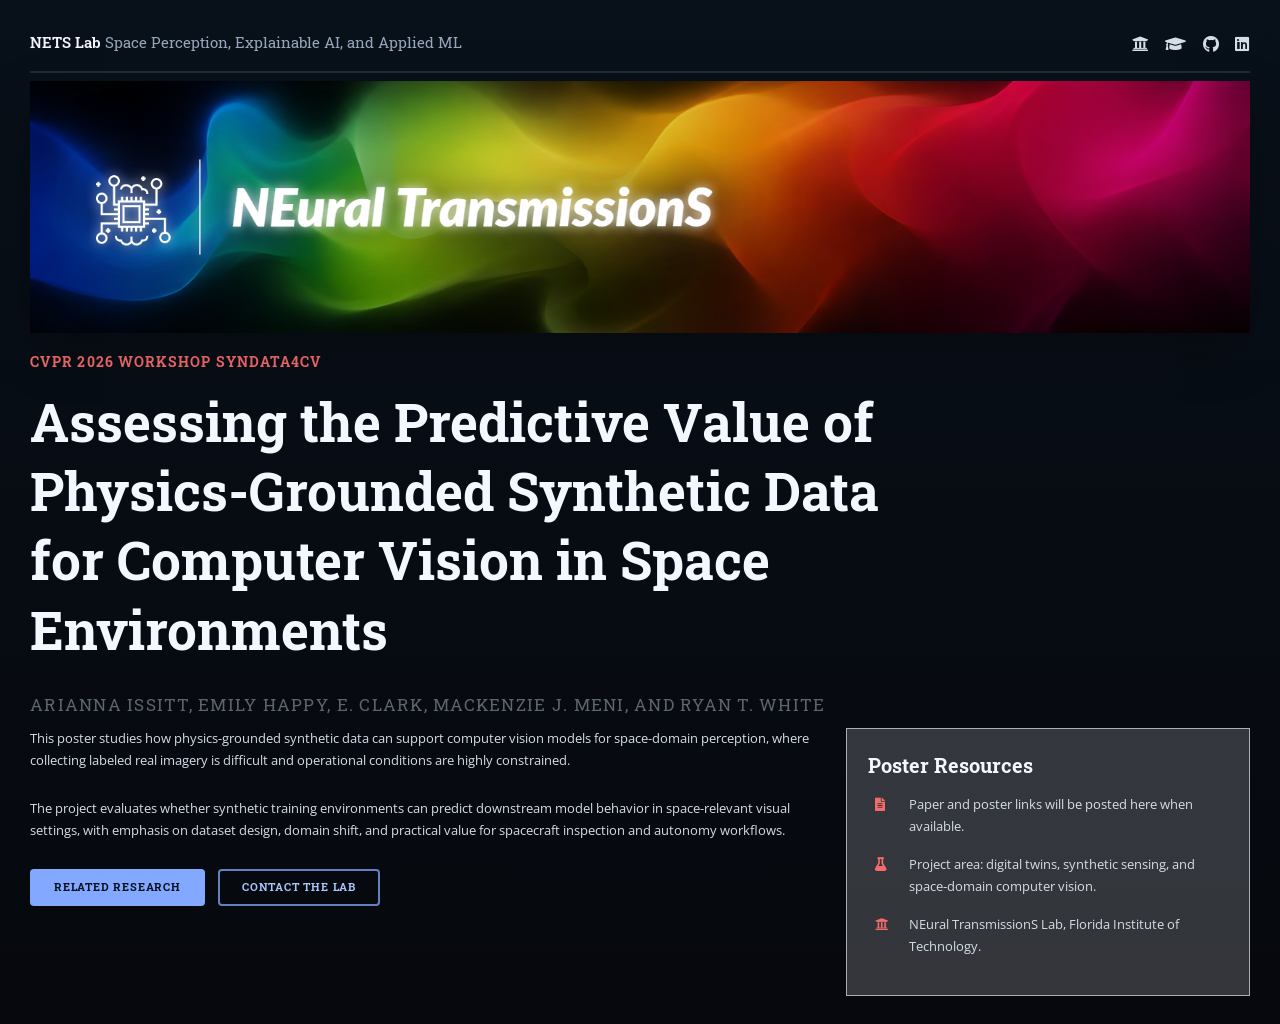
<file: syndata4cv.html>
<!DOCTYPE HTML>
<!--
	Based on Editorial by HTML5 UP
	html5up.net | @ajlkn
	Free for personal and commercial use under the CCA 3.0 license
-->
<html>
	<head>
		<title>SynData4CV 2026 | NETS Lab</title>
		<meta charset="utf-8" />
		<meta name="viewport" content="width=device-width, initial-scale=1, user-scalable=no" />
		<meta name="description" content="Poster landing page for Assessing the Predictive Value of Physics-Grounded Synthetic Data for Computer Vision in Space Environments." />
		<link rel="stylesheet" href="assets/css/main.css?v=2" />
	</head>
	<body class="is-preload">

		<div id="wrapper">

			<div id="main">
				<div class="inner">

					<header id="header">
						<a href="index.html" class="logo">
							<strong>NETS Lab</strong>
							<span>Space Perception, Explainable AI, and Applied ML</span>
						</a>
						<ul class="icons">
							<li><a href="https://www.fit.edu/faculty-profiles/w/white-ryan/" class="icon solid fa-university"><span class="label">Faculty Profile</span></a></li>
							<li><a href="https://scholar.google.com/citations?hl=en&user=SHsJP3cAAAAJ&view_op=list_works" class="icon solid fa-graduation-cap"><span class="label">Google Scholar</span></a></li>
							<li><a href="https://github.com/NEural-TransmissionS" class="icon brands fa-github"><span class="label">GitHub</span></a></li>
							<li><a href="https://www.linkedin.com/in/ryan-white-326301b/" class="icon brands fa-linkedin"><span class="label">LinkedIn</span></a></li>
						</ul>
					</header>

					<ul class="actions mobile-home-nav">
						<li><a href="about.html" class="button small">About</a></li>
						<li><a href="research.html" class="button small">Research</a></li>
						<li><a href="research.html#representative-projects" class="button small">Projects</a></li>
						<li><a href="research.html#all-publications" class="button small">Publications</a></li>
						<li><a href="people.html" class="button small">People</a></li>
						<li><a href="join.html" class="button small">Join</a></li>
						<li><a href="contact.html" class="button small">Contact</a></li>
					</ul>

					<section class="banner-hero" aria-hidden="true">
						<img src="images/nets-banner-bg.png" class="banner-bg" alt="" />
						<div class="banner-overlay"></div>
						<div class="banner-content">
							<img src="images/nets-banner-white.png" alt="" class="banner-logo" />
						</div>
					</section>

					<section class="page-intro poster-landing">
						<header class="main poster-landing-header">
							<p class="poster-kicker">CVPR 2026 Workshop SynData4CV</p>
							<h1>Assessing the Predictive Value of Physics-Grounded Synthetic Data for Computer Vision in Space Environments</h1>
							<p class="poster-authors">Arianna Issitt, Emily Happy, E. Clark, Mackenzie J. Meni, and Ryan T. White</p>
						</header>

						<div class="poster-landing-grid">
							<div class="poster-landing-copy">
								<p>
									This poster studies how physics-grounded synthetic data can support computer vision models for space-domain perception, where collecting labeled real imagery is difficult and operational conditions are highly constrained.
								</p>
								<p>
									The project evaluates whether synthetic training environments can predict downstream model behavior in space-relevant visual settings, with emphasis on dataset design, domain shift, and practical value for spacecraft inspection and autonomy workflows.
								</p>

								<ul class="actions">
									<li><a href="research.html#digital-twins" class="button primary">Related Research</a></li>
									<li><a href="mailto:rwhite@fit.edu?subject=SynData4CV%202026%20poster" class="button">Contact the Lab</a></li>
								</ul>
							</div>

							<aside class="poster-info-panel">
								<h2>Poster Resources</h2>
								<ul class="poster-resource-list">
									<li><span class="icon solid fa-file-alt"></span><span>Paper and poster links will be posted here when available.</span></li>
									<li><span class="icon solid fa-flask"></span><span>Project area: digital twins, synthetic sensing, and space-domain computer vision.</span></li>
									<li><span class="icon solid fa-university"></span><span>NEural TransmissionS Lab, Florida Institute of Technology.</span></li>
								</ul>
							</aside>
						</div>
					</section>

				</div>
			</div>

			<div id="sidebar">
				<div class="inner">

					<nav id="menu">
						<header class="major">
							<h2>Menu</h2>
						</header>
						<ul>
							<li><a href="index.html">Home</a></li>
							<li><a href="about.html">About the Lab</a></li>
							<li><a href="research.html">Research</a></li>
							<li><a href="people.html">People</a></li>
							<li><a href="join.html">Join the Lab</a></li>
							<li><a href="contact.html">Contact</a></li>
						</ul>
					</nav>

					<section>
						<header class="major">
							<h2>Related Work</h2>
						</header>
						<div class="mini-posts">
							<article>
								<a href="research.html#digital-twins" class="image"><img src="images/entropy-guidance-home.png" alt="Digital-twin and synthetic sensing research preview" /></a>
								<p>Digital-twin environments, controllable synthetic sensor feeds, and auto-annotation pipelines for space perception research.</p>
							</article>
							<article>
								<p>Computer vision and learning systems for inspection, tracking, navigation, and 3D reconstruction of spacecraft in challenging orbital environments.</p>
							</article>
						</div>
						<ul class="actions">
							<li><a href="research.html#digital-twins" class="button">Digital Twins</a></li>
						</ul>
					</section>

					<section>
						<header class="major">
							<h2>Get in touch</h2>
						</header>
						<p>
							For collaboration inquiries, student opportunities, or questions about this poster, feel free to reach out.
						</p>
						<ul class="contact">
							<li class="icon solid fa-envelope">
								<a href="mailto:rwhite@fit.edu">rwhite@fit.edu</a>
							</li>
							<li class="icon solid fa-building">
								Florida Institute of Technology<br />
								Department of Mathematics and Systems Engineering<br />
								Melbourne, Florida
							</li>
							<li class="icon solid fa-globe">
								<a href="https://www.fit.edu/faculty-profiles/w/white-ryan/">Dr. White's Faculty Profile</a>
							</li>
						</ul>
					</section>

					<footer id="footer">
						<p class="copyright">
							&copy; 2026 NETS Lab. All rights reserved.
						</p>
					</footer>

				</div>
			</div>

		</div>

		<script src="assets/js/jquery.min.js"></script>
		<script src="assets/js/browser.min.js"></script>
		<script src="assets/js/breakpoints.min.js"></script>
		<script src="assets/js/util.js"></script>
		<script src="assets/js/main.js"></script>

	</body>
</html>
</file>
<file: apps/connect/styles.css>
/* Mobile-first: most visitors arrive by scanning a QR code on a slide. */
:root {
  color-scheme: light dark;
  --bg: #f6f4f1;
  --surface: #ffffff;
  --text: #1c1a19;
  --muted: #5e5853;
  --border: #ddd6cf;
  --accent: #8a1c24; /* Florida Tech crimson */
  --accent-text: #ffffff;
  --accent-soft: #f6e7e8;
  --gold: #a4823b;
  --error: #b42318;
  font-family:
    Inter, ui-sans-serif, system-ui, -apple-system, BlinkMacSystemFont, "Segoe UI",
    sans-serif;
}

@media (prefers-color-scheme: dark) {
  :root {
    --bg: #141213;
    --surface: #1e1b1c;
    --text: #f3efec;
    --muted: #b3aaa4;
    --border: #3a3436;
    --accent: #d2545d;
    --accent-text: #ffffff;
    --accent-soft: #3a1f22;
    --gold: #d1b26c;
    --error: #ff8a80;
  }
}

* {
  box-sizing: border-box;
}

body {
  margin: 0;
  background: var(--bg);
  color: var(--text);
  line-height: 1.5;
}

button,
input,
textarea {
  font: inherit;
}

.page {
  max-width: 680px;
  margin: 0 auto;
  padding: 32px 16px 48px;
}

.eyebrow {
  margin: 0 0 6px;
  color: var(--gold);
  font-size: 0.8rem;
  font-weight: 700;
  letter-spacing: 0.08em;
  text-transform: uppercase;
}

h1 {
  margin: 0 0 10px;
  font-size: clamp(1.8rem, 6vw, 2.4rem);
  line-height: 1.15;
}

.lead {
  margin: 0 0 24px;
  color: var(--muted);
}

.card {
  background: var(--surface);
  border: 1px solid var(--border);
  border-radius: 14px;
  padding: 20px 16px;
}

@media (min-width: 560px) {
  .card {
    padding: 28px;
  }
}

.group {
  border: 0;
  margin: 0 0 22px;
  padding: 0;
}

legend {
  padding: 0;
  margin-bottom: 10px;
  font-weight: 700;
  font-size: 1.05rem;
}

legend small,
.field small {
  color: var(--muted);
  font-weight: 400;
}

.grid {
  display: grid;
  gap: 12px;
}

@media (min-width: 560px) {
  .grid {
    grid-template-columns: 1fr 1fr;
  }
}

.field {
  display: grid;
  gap: 4px;
  margin-bottom: 12px;
  font-size: 0.92rem;
}

.grid .field {
  margin-bottom: 0;
}

.field em {
  color: var(--accent);
  font-style: normal;
}

input[type="text"],
input[type="email"],
input[type="tel"],
textarea {
  width: 100%;
  padding: 11px 12px;
  border: 1px solid var(--border);
  border-radius: 9px;
  background: var(--bg);
  color: var(--text);
  font-size: 16px; /* >=16px stops iOS Safari from zooming on focus */
}

textarea {
  resize: vertical;
}

input:focus-visible,
textarea:focus-visible,
.choice:focus-within {
  outline: 2px solid var(--accent);
  outline-offset: 1px;
}

input[aria-invalid="true"] {
  border-color: var(--error);
}

.choices {
  display: grid;
  gap: 8px;
}

@media (min-width: 560px) {
  .choices {
    grid-template-columns: 1fr 1fr;
  }
}

/* Whole row is the tap target: easier on a phone than a bare checkbox. */
.choice {
  display: flex;
  align-items: flex-start;
  gap: 10px;
  padding: 11px 12px;
  border: 1px solid var(--border);
  border-radius: 9px;
  cursor: pointer;
  font-size: 0.95rem;
}

.choice input {
  margin-top: 3px;
  accent-color: var(--accent);
  width: 18px;
  height: 18px;
  flex: none;
}

.choice:has(input:checked) {
  border-color: var(--accent);
  background: var(--accent-soft);
}

.hp {
  position: absolute;
  left: -10000px;
  width: 1px;
  height: 1px;
  overflow: hidden;
}

.submit {
  width: 100%;
  padding: 14px;
  border: 0;
  border-radius: 10px;
  background: var(--accent);
  color: var(--accent-text);
  font-weight: 700;
  font-size: 1.05rem;
  cursor: pointer;
}

.submit:disabled {
  opacity: 0.6;
  cursor: progress;
}

.error {
  margin: 0 0 12px;
  color: var(--error);
  font-weight: 600;
}

.fineprint {
  margin: 10px 0 0;
  color: var(--muted);
  font-size: 0.85rem;
  text-align: center;
}

.thanks h2 {
  margin-top: 0;
}

.thanks:focus {
  outline: none;
}

a {
  color: var(--accent);
}

.footer {
  margin-top: 28px;
  color: var(--muted);
  font-size: 0.85rem;
  text-align: center;
}
</file>
<file: assets/css/main.css>
@import url(fontawesome-all.min.css);
@import url("https://fonts.googleapis.com/css?family=Open+Sans:400,600,400italic,600italic|Roboto+Slab:400,700");
/*
	Editorial by HTML5 UP
	html5up.net | @ajlkn
	Free for personal and commercial use under the CCA 3.0 license (html5up.net/license)
*/
html, body, div, span, applet, object,
iframe, h1, h2, h3, h4, h5, h6, p, blockquote,
pre, a, abbr, acronym, address, big, cite,
code, del, dfn, em, img, ins, kbd, q, s, samp,
small, strike, strong, sub, sup, tt, var, b,
u, i, center, dl, dt, dd, ol, ul, li, fieldset,
form, label, legend, table, caption, tbody,
tfoot, thead, tr, th, td, article, aside,
canvas, details, embed, figure, figcaption,
footer, header, hgroup, menu, nav, output, ruby,
section, summary, time, mark, audio, video {
  margin: 0;
  padding: 0;
  border: 0;
  font-size: 100%;
  font: inherit;
  vertical-align: baseline; }

article, aside, details, figcaption, figure,
footer, header, hgroup, menu, nav, section {
  display: block; }

body {
  line-height: 1; }

ol, ul {
  list-style: none; }

blockquote, q {
  quotes: none; }
  blockquote:before, blockquote:after, q:before, q:after {
    content: '';
    content: none; }

table {
  border-collapse: collapse;
  border-spacing: 0; }

body {
  -webkit-text-size-adjust: none; }

mark {
  background-color: transparent;
  color: inherit; }

input::-moz-focus-inner {
  border: 0;
  padding: 0; }

input, select, textarea {
  -moz-appearance: none;
  -webkit-appearance: none;
  -ms-appearance: none;
  appearance: none; }

/* Basic */
@-ms-viewport {
  width: device-width; }

body {
  -ms-overflow-style: scrollbar; }

@media screen and (max-width: 480px) {
  html, body {
    min-width: 320px; } }

html {
  box-sizing: border-box; }

*, *:before, *:after {
  box-sizing: inherit; }

:root {
  --nets-bg: #06080d;
  --nets-bg-elevated: #0b1119;
  --nets-bg-panel: #101823;
  --nets-bg-soft: #131d29;
  --nets-text: #d5dde8;
  --nets-text-strong: #f3f7ff;
  --nets-text-muted: #97a6ba;
  --nets-border: rgba(128, 148, 175, 0.2);
  --nets-accent: #83a8ff;
  --nets-accent-strong: #a9c5ff;
  --nets-shadow: 0 24px 64px rgba(0, 0, 0, 0.34);
}

body {
  background: #ffffff; }
  body.is-preload *, body.is-preload *:before, body.is-preload *:after, body.is-resizing *, body.is-resizing *:before, body.is-resizing *:after {
    -moz-animation: none !important;
    -webkit-animation: none !important;
    -ms-animation: none !important;
    animation: none !important;
    -moz-transition: none !important;
    -webkit-transition: none !important;
    -ms-transition: none !important;
    transition: none !important; }

/* Type */
body, input, select, textarea {
  color: #7f888f;
  font-family: "Open Sans", sans-serif;
  font-size: 13pt;
  font-weight: 400;
  line-height: 1.65; }
  @media screen and (max-width: 1680px) {
    body, input, select, textarea {
      font-size: 11pt; } }
  @media screen and (max-width: 1280px) {
    body, input, select, textarea {
      font-size: 10pt; } }
  @media screen and (max-width: 360px) {
    body, input, select, textarea {
      font-size: 9pt; } }

a {
  -moz-transition: color 0.2s ease-in-out, border-bottom-color 0.2s ease-in-out;
  -webkit-transition: color 0.2s ease-in-out, border-bottom-color 0.2s ease-in-out;
  -ms-transition: color 0.2s ease-in-out, border-bottom-color 0.2s ease-in-out;
  transition: color 0.2s ease-in-out, border-bottom-color 0.2s ease-in-out;
  border-bottom: dotted 1px;
  color: #f56a6a;
  text-decoration: none; }
  a:hover {
    border-bottom-color: #f56a6a;
    color: #f56a6a !important; }
    a:hover strong {
      color: inherit; }

strong, b {
  color: #3d4449;
  font-weight: 600; }

em, i {
  font-style: italic; }

p {
  margin: 0 0 2em 0; }

h1, h2, h3, h4, h5, h6 {
  color: #3d4449;
  font-family: "Roboto Slab", serif;
  font-weight: 700;
  line-height: 1.5;
  margin: 0 0 1em 0; }
  h1 a, h2 a, h3 a, h4 a, h5 a, h6 a {
    color: inherit;
    text-decoration: none;
    border-bottom: 0; }

h1 {
  font-size: 4em;
  margin: 0 0 0.5em 0;
  line-height: 1.3; }

h2 {
  font-size: 1.75em; }

h3 {
  font-size: 1.25em; }

h4 {
  font-size: 1.1em; }

h5 {
  font-size: 0.9em; }

h6 {
  font-size: 0.7em; }

@media screen and (max-width: 1680px) {
  h1 {
    font-size: 3.5em; } }

@media screen and (max-width: 980px) {
  h1 {
    font-size: 3.25em; } }

@media screen and (max-width: 736px) {
  h1 {
    font-size: 2em;
    line-height: 1.4; }
  h2 {
    font-size: 1.5em; } }

sub {
  font-size: 0.8em;
  position: relative;
  top: 0.5em; }

sup {
  font-size: 0.8em;
  position: relative;
  top: -0.5em; }

blockquote {
  border-left: solid 3px rgba(210, 215, 217, 0.75);
  font-style: italic;
  margin: 0 0 2em 0;
  padding: 0.5em 0 0.5em 2em; }

code {
  background: rgba(230, 235, 237, 0.25);
  border-radius: 0.375em;
  border: solid 1px rgba(210, 215, 217, 0.75);
  font-family: "Courier New", monospace;
  font-size: 0.9em;
  margin: 0 0.25em;
  padding: 0.25em 0.65em; }

pre {
  -webkit-overflow-scrolling: touch;
  font-family: "Courier New", monospace;
  font-size: 0.9em;
  margin: 0 0 2em 0; }
  pre code {
    display: block;
    line-height: 1.75;
    padding: 1em 1.5em;
    overflow-x: auto; }

hr {
  border: 0;
  border-bottom: solid 1px rgba(210, 215, 217, 0.75);
  margin: 2em 0; }
  hr.major {
    margin: 3em 0; }

.align-left {
  text-align: left; }

.align-center {
  text-align: center; }

.align-right {
  text-align: right; }

/* Row */
.row {
  display: flex;
  flex-wrap: wrap;
  box-sizing: border-box;
  align-items: stretch; }
  .row > * {
    box-sizing: border-box; }
  .row.gtr-uniform > * > :last-child {
    margin-bottom: 0; }
  .row.aln-left {
    justify-content: flex-start; }
  .row.aln-center {
    justify-content: center; }
  .row.aln-right {
    justify-content: flex-end; }
  .row.aln-top {
    align-items: flex-start; }
  .row.aln-middle {
    align-items: center; }
  .row.aln-bottom {
    align-items: flex-end; }
  .row > .imp {
    order: -1; }
  .row > .col-1 {
    width: 8.33333%; }
  .row > .off-1 {
    margin-left: 8.33333%; }
  .row > .col-2 {
    width: 16.66667%; }
  .row > .off-2 {
    margin-left: 16.66667%; }
  .row > .col-3 {
    width: 25%; }
  .row > .off-3 {
    margin-left: 25%; }
  .row > .col-4 {
    width: 33.33333%; }
  .row > .off-4 {
    margin-left: 33.33333%; }
  .row > .col-5 {
    width: 41.66667%; }
  .row > .off-5 {
    margin-left: 41.66667%; }
  .row > .col-6 {
    width: 50%; }
  .row > .off-6 {
    margin-left: 50%; }
  .row > .col-7 {
    width: 58.33333%; }
  .row > .off-7 {
    margin-left: 58.33333%; }
  .row > .col-8 {
    width: 66.66667%; }
  .row > .off-8 {
    margin-left: 66.66667%; }
  .row > .col-9 {
    width: 75%; }
  .row > .off-9 {
    margin-left: 75%; }
  .row > .col-10 {
    width: 83.33333%; }
  .row > .off-10 {
    margin-left: 83.33333%; }
  .row > .col-11 {
    width: 91.66667%; }
  .row > .off-11 {
    margin-left: 91.66667%; }
  .row > .col-12 {
    width: 100%; }
  .row > .off-12 {
    margin-left: 100%; }
  .row.gtr-0 {
    margin-top: 0;
    margin-left: 0em; }
    .row.gtr-0 > * {
      padding: 0 0 0 0em; }
    .row.gtr-0.gtr-uniform {
      margin-top: 0em; }
      .row.gtr-0.gtr-uniform > * {
        padding-top: 0em; }
  .row.gtr-25 {
    margin-top: 0;
    margin-left: -0.375em; }
    .row.gtr-25 > * {
      padding: 0 0 0 0.375em; }
    .row.gtr-25.gtr-uniform {
      margin-top: -0.375em; }
      .row.gtr-25.gtr-uniform > * {
        padding-top: 0.375em; }
  .row.gtr-50 {
    margin-top: 0;
    margin-left: -0.75em; }
    .row.gtr-50 > * {
      padding: 0 0 0 0.75em; }
    .row.gtr-50.gtr-uniform {
      margin-top: -0.75em; }
      .row.gtr-50.gtr-uniform > * {
        padding-top: 0.75em; }
  .row {
    margin-top: 0;
    margin-left: -1.5em; }
    .row > * {
      padding: 0 0 0 1.5em; }
    .row.gtr-uniform {
      margin-top: -1.5em; }
      .row.gtr-uniform > * {
        padding-top: 1.5em; }
  .row.gtr-150 {
    margin-top: 0;
    margin-left: -2.25em; }
    .row.gtr-150 > * {
      padding: 0 0 0 2.25em; }
    .row.gtr-150.gtr-uniform {
      margin-top: -2.25em; }
      .row.gtr-150.gtr-uniform > * {
        padding-top: 2.25em; }
  .row.gtr-200 {
    margin-top: 0;
    margin-left: -3em; }
    .row.gtr-200 > * {
      padding: 0 0 0 3em; }
    .row.gtr-200.gtr-uniform {
      margin-top: -3em; }
      .row.gtr-200.gtr-uniform > * {
        padding-top: 3em; }
  @media screen and (max-width: 1680px) {
    .row {
      display: flex;
      flex-wrap: wrap;
      box-sizing: border-box;
      align-items: stretch; }
      .row > * {
        box-sizing: border-box; }
      .row.gtr-uniform > * > :last-child {
        margin-bottom: 0; }
      .row.aln-left {
        justify-content: flex-start; }
      .row.aln-center {
        justify-content: center; }
      .row.aln-right {
        justify-content: flex-end; }
      .row.aln-top {
        align-items: flex-start; }
      .row.aln-middle {
        align-items: center; }
      .row.aln-bottom {
        align-items: flex-end; }
      .row > .imp-xlarge {
        order: -1; }
      .row > .col-1-xlarge {
        width: 8.33333%; }
      .row > .off-1-xlarge {
        margin-left: 8.33333%; }
      .row > .col-2-xlarge {
        width: 16.66667%; }
      .row > .off-2-xlarge {
        margin-left: 16.66667%; }
      .row > .col-3-xlarge {
        width: 25%; }
      .row > .off-3-xlarge {
        margin-left: 25%; }
      .row > .col-4-xlarge {
        width: 33.33333%; }
      .row > .off-4-xlarge {
        margin-left: 33.33333%; }
      .row > .col-5-xlarge {
        width: 41.66667%; }
      .row > .off-5-xlarge {
        margin-left: 41.66667%; }
      .row > .col-6-xlarge {
        width: 50%; }
      .row > .off-6-xlarge {
        margin-left: 50%; }
      .row > .col-7-xlarge {
        width: 58.33333%; }
      .row > .off-7-xlarge {
        margin-left: 58.33333%; }
      .row > .col-8-xlarge {
        width: 66.66667%; }
      .row > .off-8-xlarge {
        margin-left: 66.66667%; }
      .row > .col-9-xlarge {
        width: 75%; }
      .row > .off-9-xlarge {
        margin-left: 75%; }
      .row > .col-10-xlarge {
        width: 83.33333%; }
      .row > .off-10-xlarge {
        margin-left: 83.33333%; }
      .row > .col-11-xlarge {
        width: 91.66667%; }
      .row > .off-11-xlarge {
        margin-left: 91.66667%; }
      .row > .col-12-xlarge {
        width: 100%; }
      .row > .off-12-xlarge {
        margin-left: 100%; }
      .row.gtr-0 {
        margin-top: 0;
        margin-left: 0em; }
        .row.gtr-0 > * {
          padding: 0 0 0 0em; }
        .row.gtr-0.gtr-uniform {
          margin-top: 0em; }
          .row.gtr-0.gtr-uniform > * {
            padding-top: 0em; }
      .row.gtr-25 {
        margin-top: 0;
        margin-left: -0.375em; }
        .row.gtr-25 > * {
          padding: 0 0 0 0.375em; }
        .row.gtr-25.gtr-uniform {
          margin-top: -0.375em; }
          .row.gtr-25.gtr-uniform > * {
            padding-top: 0.375em; }
      .row.gtr-50 {
        margin-top: 0;
        margin-left: -0.75em; }
        .row.gtr-50 > * {
          padding: 0 0 0 0.75em; }
        .row.gtr-50.gtr-uniform {
          margin-top: -0.75em; }
          .row.gtr-50.gtr-uniform > * {
            padding-top: 0.75em; }
      .row {
        margin-top: 0;
        margin-left: -1.5em; }
        .row > * {
          padding: 0 0 0 1.5em; }
        .row.gtr-uniform {
          margin-top: -1.5em; }
          .row.gtr-uniform > * {
            padding-top: 1.5em; }
      .row.gtr-150 {
        margin-top: 0;
        margin-left: -2.25em; }
        .row.gtr-150 > * {
          padding: 0 0 0 2.25em; }
        .row.gtr-150.gtr-uniform {
          margin-top: -2.25em; }
          .row.gtr-150.gtr-uniform > * {
            padding-top: 2.25em; }
      .row.gtr-200 {
        margin-top: 0;
        margin-left: -3em; }
        .row.gtr-200 > * {
          padding: 0 0 0 3em; }
        .row.gtr-200.gtr-uniform {
          margin-top: -3em; }
          .row.gtr-200.gtr-uniform > * {
            padding-top: 3em; } }
  @media screen and (max-width: 1280px) {
    .row {
      display: flex;
      flex-wrap: wrap;
      box-sizing: border-box;
      align-items: stretch; }
      .row > * {
        box-sizing: border-box; }
      .row.gtr-uniform > * > :last-child {
        margin-bottom: 0; }
      .row.aln-left {
        justify-content: flex-start; }
      .row.aln-center {
        justify-content: center; }
      .row.aln-right {
        justify-content: flex-end; }
      .row.aln-top {
        align-items: flex-start; }
      .row.aln-middle {
        align-items: center; }
      .row.aln-bottom {
        align-items: flex-end; }
      .row > .imp-large {
        order: -1; }
      .row > .col-1-large {
        width: 8.33333%; }
      .row > .off-1-large {
        margin-left: 8.33333%; }
      .row > .col-2-large {
        width: 16.66667%; }
      .row > .off-2-large {
        margin-left: 16.66667%; }
      .row > .col-3-large {
        width: 25%; }
      .row > .off-3-large {
        margin-left: 25%; }
      .row > .col-4-large {
        width: 33.33333%; }
      .row > .off-4-large {
        margin-left: 33.33333%; }
      .row > .col-5-large {
        width: 41.66667%; }
      .row > .off-5-large {
        margin-left: 41.66667%; }
      .row > .col-6-large {
        width: 50%; }
      .row > .off-6-large {
        margin-left: 50%; }
      .row > .col-7-large {
        width: 58.33333%; }
      .row > .off-7-large {
        margin-left: 58.33333%; }
      .row > .col-8-large {
        width: 66.66667%; }
      .row > .off-8-large {
        margin-left: 66.66667%; }
      .row > .col-9-large {
        width: 75%; }
      .row > .off-9-large {
        margin-left: 75%; }
      .row > .col-10-large {
        width: 83.33333%; }
      .row > .off-10-large {
        margin-left: 83.33333%; }
      .row > .col-11-large {
        width: 91.66667%; }
      .row > .off-11-large {
        margin-left: 91.66667%; }
      .row > .col-12-large {
        width: 100%; }
      .row > .off-12-large {
        margin-left: 100%; }
      .row.gtr-0 {
        margin-top: 0;
        margin-left: 0em; }
        .row.gtr-0 > * {
          padding: 0 0 0 0em; }
        .row.gtr-0.gtr-uniform {
          margin-top: 0em; }
          .row.gtr-0.gtr-uniform > * {
            padding-top: 0em; }
      .row.gtr-25 {
        margin-top: 0;
        margin-left: -0.375em; }
        .row.gtr-25 > * {
          padding: 0 0 0 0.375em; }
        .row.gtr-25.gtr-uniform {
          margin-top: -0.375em; }
          .row.gtr-25.gtr-uniform > * {
            padding-top: 0.375em; }
      .row.gtr-50 {
        margin-top: 0;
        margin-left: -0.75em; }
        .row.gtr-50 > * {
          padding: 0 0 0 0.75em; }
        .row.gtr-50.gtr-uniform {
          margin-top: -0.75em; }
          .row.gtr-50.gtr-uniform > * {
            padding-top: 0.75em; }
      .row {
        margin-top: 0;
        margin-left: -1.5em; }
        .row > * {
          padding: 0 0 0 1.5em; }
        .row.gtr-uniform {
          margin-top: -1.5em; }
          .row.gtr-uniform > * {
            padding-top: 1.5em; }
      .row.gtr-150 {
        margin-top: 0;
        margin-left: -2.25em; }
        .row.gtr-150 > * {
          padding: 0 0 0 2.25em; }
        .row.gtr-150.gtr-uniform {
          margin-top: -2.25em; }
          .row.gtr-150.gtr-uniform > * {
            padding-top: 2.25em; }
      .row.gtr-200 {
        margin-top: 0;
        margin-left: -3em; }
        .row.gtr-200 > * {
          padding: 0 0 0 3em; }
        .row.gtr-200.gtr-uniform {
          margin-top: -3em; }
          .row.gtr-200.gtr-uniform > * {
            padding-top: 3em; } }
  @media screen and (max-width: 980px) {
    .row {
      display: flex;
      flex-wrap: wrap;
      box-sizing: border-box;
      align-items: stretch; }
      .row > * {
        box-sizing: border-box; }
      .row.gtr-uniform > * > :last-child {
        margin-bottom: 0; }
      .row.aln-left {
        justify-content: flex-start; }
      .row.aln-center {
        justify-content: center; }
      .row.aln-right {
        justify-content: flex-end; }
      .row.aln-top {
        align-items: flex-start; }
      .row.aln-middle {
        align-items: center; }
      .row.aln-bottom {
        align-items: flex-end; }
      .row > .imp-medium {
        order: -1; }
      .row > .col-1-medium {
        width: 8.33333%; }
      .row > .off-1-medium {
        margin-left: 8.33333%; }
      .row > .col-2-medium {
        width: 16.66667%; }
      .row > .off-2-medium {
        margin-left: 16.66667%; }
      .row > .col-3-medium {
        width: 25%; }
      .row > .off-3-medium {
        margin-left: 25%; }
      .row > .col-4-medium {
        width: 33.33333%; }
      .row > .off-4-medium {
        margin-left: 33.33333%; }
      .row > .col-5-medium {
        width: 41.66667%; }
      .row > .off-5-medium {
        margin-left: 41.66667%; }
      .row > .col-6-medium {
        width: 50%; }
      .row > .off-6-medium {
        margin-left: 50%; }
      .row > .col-7-medium {
        width: 58.33333%; }
      .row > .off-7-medium {
        margin-left: 58.33333%; }
      .row > .col-8-medium {
        width: 66.66667%; }
      .row > .off-8-medium {
        margin-left: 66.66667%; }
      .row > .col-9-medium {
        width: 75%; }
      .row > .off-9-medium {
        margin-left: 75%; }
      .row > .col-10-medium {
        width: 83.33333%; }
      .row > .off-10-medium {
        margin-left: 83.33333%; }
      .row > .col-11-medium {
        width: 91.66667%; }
      .row > .off-11-medium {
        margin-left: 91.66667%; }
      .row > .col-12-medium {
        width: 100%; }
      .row > .off-12-medium {
        margin-left: 100%; }
      .row.gtr-0 {
        margin-top: 0;
        margin-left: 0em; }
        .row.gtr-0 > * {
          padding: 0 0 0 0em; }
        .row.gtr-0.gtr-uniform {
          margin-top: 0em; }
          .row.gtr-0.gtr-uniform > * {
            padding-top: 0em; }
      .row.gtr-25 {
        margin-top: 0;
        margin-left: -0.375em; }
        .row.gtr-25 > * {
          padding: 0 0 0 0.375em; }
        .row.gtr-25.gtr-uniform {
          margin-top: -0.375em; }
          .row.gtr-25.gtr-uniform > * {
            padding-top: 0.375em; }
      .row.gtr-50 {
        margin-top: 0;
        margin-left: -0.75em; }
        .row.gtr-50 > * {
          padding: 0 0 0 0.75em; }
        .row.gtr-50.gtr-uniform {
          margin-top: -0.75em; }
          .row.gtr-50.gtr-uniform > * {
            padding-top: 0.75em; }
      .row {
        margin-top: 0;
        margin-left: -1.5em; }
        .row > * {
          padding: 0 0 0 1.5em; }
        .row.gtr-uniform {
          margin-top: -1.5em; }
          .row.gtr-uniform > * {
            padding-top: 1.5em; }
      .row.gtr-150 {
        margin-top: 0;
        margin-left: -2.25em; }
        .row.gtr-150 > * {
          padding: 0 0 0 2.25em; }
        .row.gtr-150.gtr-uniform {
          margin-top: -2.25em; }
          .row.gtr-150.gtr-uniform > * {
            padding-top: 2.25em; }
      .row.gtr-200 {
        margin-top: 0;
        margin-left: -3em; }
        .row.gtr-200 > * {
          padding: 0 0 0 3em; }
        .row.gtr-200.gtr-uniform {
          margin-top: -3em; }
          .row.gtr-200.gtr-uniform > * {
            padding-top: 3em; } }
  @media screen and (max-width: 736px) {
    .row {
      display: flex;
      flex-wrap: wrap;
      box-sizing: border-box;
      align-items: stretch; }
      .row > * {
        box-sizing: border-box; }
      .row.gtr-uniform > * > :last-child {
        margin-bottom: 0; }
      .row.aln-left {
        justify-content: flex-start; }
      .row.aln-center {
        justify-content: center; }
      .row.aln-right {
        justify-content: flex-end; }
      .row.aln-top {
        align-items: flex-start; }
      .row.aln-middle {
        align-items: center; }
      .row.aln-bottom {
        align-items: flex-end; }
      .row > .imp-small {
        order: -1; }
      .row > .col-1-small {
        width: 8.33333%; }
      .row > .off-1-small {
        margin-left: 8.33333%; }
      .row > .col-2-small {
        width: 16.66667%; }
      .row > .off-2-small {
        margin-left: 16.66667%; }
      .row > .col-3-small {
        width: 25%; }
      .row > .off-3-small {
        margin-left: 25%; }
      .row > .col-4-small {
        width: 33.33333%; }
      .row > .off-4-small {
        margin-left: 33.33333%; }
      .row > .col-5-small {
        width: 41.66667%; }
      .row > .off-5-small {
        margin-left: 41.66667%; }
      .row > .col-6-small {
        width: 50%; }
      .row > .off-6-small {
        margin-left: 50%; }
      .row > .col-7-small {
        width: 58.33333%; }
      .row > .off-7-small {
        margin-left: 58.33333%; }
      .row > .col-8-small {
        width: 66.66667%; }
      .row > .off-8-small {
        margin-left: 66.66667%; }
      .row > .col-9-small {
        width: 75%; }
      .row > .off-9-small {
        margin-left: 75%; }
      .row > .col-10-small {
        width: 83.33333%; }
      .row > .off-10-small {
        margin-left: 83.33333%; }
      .row > .col-11-small {
        width: 91.66667%; }
      .row > .off-11-small {
        margin-left: 91.66667%; }
      .row > .col-12-small {
        width: 100%; }
      .row > .off-12-small {
        margin-left: 100%; }
      .row.gtr-0 {
        margin-top: 0;
        margin-left: 0em; }
        .row.gtr-0 > * {
          padding: 0 0 0 0em; }
        .row.gtr-0.gtr-uniform {
          margin-top: 0em; }
          .row.gtr-0.gtr-uniform > * {
            padding-top: 0em; }
      .row.gtr-25 {
        margin-top: 0;
        margin-left: -0.375em; }
        .row.gtr-25 > * {
          padding: 0 0 0 0.375em; }
        .row.gtr-25.gtr-uniform {
          margin-top: -0.375em; }
          .row.gtr-25.gtr-uniform > * {
            padding-top: 0.375em; }
      .row.gtr-50 {
        margin-top: 0;
        margin-left: -0.75em; }
        .row.gtr-50 > * {
          padding: 0 0 0 0.75em; }
        .row.gtr-50.gtr-uniform {
          margin-top: -0.75em; }
          .row.gtr-50.gtr-uniform > * {
            padding-top: 0.75em; }
      .row {
        margin-top: 0;
        margin-left: -1.5em; }
        .row > * {
          padding: 0 0 0 1.5em; }
        .row.gtr-uniform {
          margin-top: -1.5em; }
          .row.gtr-uniform > * {
            padding-top: 1.5em; }
      .row.gtr-150 {
        margin-top: 0;
        margin-left: -2.25em; }
        .row.gtr-150 > * {
          padding: 0 0 0 2.25em; }
        .row.gtr-150.gtr-uniform {
          margin-top: -2.25em; }
          .row.gtr-150.gtr-uniform > * {
            padding-top: 2.25em; }
      .row.gtr-200 {
        margin-top: 0;
        margin-left: -3em; }
        .row.gtr-200 > * {
          padding: 0 0 0 3em; }
        .row.gtr-200.gtr-uniform {
          margin-top: -3em; }
          .row.gtr-200.gtr-uniform > * {
            padding-top: 3em; } }
  @media screen and (max-width: 480px) {
    .row {
      display: flex;
      flex-wrap: wrap;
      box-sizing: border-box;
      align-items: stretch; }
      .row > * {
        box-sizing: border-box; }
      .row.gtr-uniform > * > :last-child {
        margin-bottom: 0; }
      .row.aln-left {
        justify-content: flex-start; }
      .row.aln-center {
        justify-content: center; }
      .row.aln-right {
        justify-content: flex-end; }
      .row.aln-top {
        align-items: flex-start; }
      .row.aln-middle {
        align-items: center; }
      .row.aln-bottom {
        align-items: flex-end; }
      .row > .imp-xsmall {
        order: -1; }
      .row > .col-1-xsmall {
        width: 8.33333%; }
      .row > .off-1-xsmall {
        margin-left: 8.33333%; }
      .row > .col-2-xsmall {
        width: 16.66667%; }
      .row > .off-2-xsmall {
        margin-left: 16.66667%; }
      .row > .col-3-xsmall {
        width: 25%; }
      .row > .off-3-xsmall {
        margin-left: 25%; }
      .row > .col-4-xsmall {
        width: 33.33333%; }
      .row > .off-4-xsmall {
        margin-left: 33.33333%; }
      .row > .col-5-xsmall {
        width: 41.66667%; }
      .row > .off-5-xsmall {
        margin-left: 41.66667%; }
      .row > .col-6-xsmall {
        width: 50%; }
      .row > .off-6-xsmall {
        margin-left: 50%; }
      .row > .col-7-xsmall {
        width: 58.33333%; }
      .row > .off-7-xsmall {
        margin-left: 58.33333%; }
      .row > .col-8-xsmall {
        width: 66.66667%; }
      .row > .off-8-xsmall {
        margin-left: 66.66667%; }
      .row > .col-9-xsmall {
        width: 75%; }
      .row > .off-9-xsmall {
        margin-left: 75%; }
      .row > .col-10-xsmall {
        width: 83.33333%; }
      .row > .off-10-xsmall {
        margin-left: 83.33333%; }
      .row > .col-11-xsmall {
        width: 91.66667%; }
      .row > .off-11-xsmall {
        margin-left: 91.66667%; }
      .row > .col-12-xsmall {
        width: 100%; }
      .row > .off-12-xsmall {
        margin-left: 100%; }
      .row.gtr-0 {
        margin-top: 0;
        margin-left: 0em; }
        .row.gtr-0 > * {
          padding: 0 0 0 0em; }
        .row.gtr-0.gtr-uniform {
          margin-top: 0em; }
          .row.gtr-0.gtr-uniform > * {
            padding-top: 0em; }
      .row.gtr-25 {
        margin-top: 0;
        margin-left: -0.375em; }
        .row.gtr-25 > * {
          padding: 0 0 0 0.375em; }
        .row.gtr-25.gtr-uniform {
          margin-top: -0.375em; }
          .row.gtr-25.gtr-uniform > * {
            padding-top: 0.375em; }
      .row.gtr-50 {
        margin-top: 0;
        margin-left: -0.75em; }
        .row.gtr-50 > * {
          padding: 0 0 0 0.75em; }
        .row.gtr-50.gtr-uniform {
          margin-top: -0.75em; }
          .row.gtr-50.gtr-uniform > * {
            padding-top: 0.75em; }
      .row {
        margin-top: 0;
        margin-left: -1.5em; }
        .row > * {
          padding: 0 0 0 1.5em; }
        .row.gtr-uniform {
          margin-top: -1.5em; }
          .row.gtr-uniform > * {
            padding-top: 1.5em; }
      .row.gtr-150 {
        margin-top: 0;
        margin-left: -2.25em; }
        .row.gtr-150 > * {
          padding: 0 0 0 2.25em; }
        .row.gtr-150.gtr-uniform {
          margin-top: -2.25em; }
          .row.gtr-150.gtr-uniform > * {
            padding-top: 2.25em; }
      .row.gtr-200 {
        margin-top: 0;
        margin-left: -3em; }
        .row.gtr-200 > * {
          padding: 0 0 0 3em; }
        .row.gtr-200.gtr-uniform {
          margin-top: -3em; }
          .row.gtr-200.gtr-uniform > * {
            padding-top: 3em; } }

/* Section/Article */
section.special, article.special {
  text-align: center; }

header p {
  font-family: "Roboto Slab", serif;
  font-size: 1em;
  font-weight: 400;
  letter-spacing: 0.075em;
  margin-top: -0.5em;
  text-transform: uppercase; }

header.major > :last-child {
  border-bottom: solid 3px #f56a6a;
  display: inline-block;
  margin: 0 0 2em 0;
  padding: 0 0.75em 0.5em 0; }

header.main > :last-child {
  margin: 0 0 1em 0; }

/* Form */
form {
  margin: 0 0 2em 0; }

label {
  color: #3d4449;
  display: block;
  font-size: 0.9em;
  font-weight: 600;
  margin: 0 0 1em 0; }

input[type="text"],
input[type="password"],
input[type="email"],
input[type="tel"],
input[type="search"],
input[type="url"],
select,
textarea {
  -moz-appearance: none;
  -webkit-appearance: none;
  -ms-appearance: none;
  appearance: none;
  background: #ffffff;
  border-radius: 0.375em;
  border: none;
  border: solid 1px rgba(210, 215, 217, 0.75);
  color: inherit;
  display: block;
  outline: 0;
  padding: 0 1em;
  text-decoration: none;
  width: 100%; }
  input[type="text"]:invalid,
  input[type="password"]:invalid,
  input[type="email"]:invalid,
  input[type="tel"]:invalid,
  input[type="search"]:invalid,
  input[type="url"]:invalid,
  select:invalid,
  textarea:invalid {
    box-shadow: none; }
  input[type="text"]:focus,
  input[type="password"]:focus,
  input[type="email"]:focus,
  input[type="tel"]:focus,
  input[type="search"]:focus,
  input[type="url"]:focus,
  select:focus,
  textarea:focus {
    border-color: #f56a6a;
    box-shadow: 0 0 0 1px #f56a6a; }

select {
  background-image: url("data:image/svg+xml;charset=utf8,%3Csvg xmlns='http://www.w3.org/2000/svg' width='40' height='40' preserveAspectRatio='none' viewBox='0 0 40 40'%3E%3Cpath d='M9.4,12.3l10.4,10.4l10.4-10.4c0.2-0.2,0.5-0.4,0.9-0.4c0.3,0,0.6,0.1,0.9,0.4l3.3,3.3c0.2,0.2,0.4,0.5,0.4,0.9 c0,0.4-0.1,0.6-0.4,0.9L20.7,31.9c-0.2,0.2-0.5,0.4-0.9,0.4c-0.3,0-0.6-0.1-0.9-0.4L4.3,17.3c-0.2-0.2-0.4-0.5-0.4-0.9 c0-0.4,0.1-0.6,0.4-0.9l3.3-3.3c0.2-0.2,0.5-0.4,0.9-0.4S9.1,12.1,9.4,12.3z' fill='rgba(210, 215, 217, 0.75)' /%3E%3C/svg%3E");
  background-size: 1.25em;
  background-repeat: no-repeat;
  background-position: calc(100% - 1em) center;
  height: 2.75em;
  padding-right: 2.75em;
  text-overflow: ellipsis; }
  select option {
    color: #3d4449;
    background: #ffffff; }
  select:focus::-ms-value {
    background-color: transparent; }
  select::-ms-expand {
    display: none; }

input[type="text"],
input[type="password"],
input[type="email"],
input[type="tel"],
input[type="search"],
input[type="url"],
select {
  height: 2.75em; }

textarea {
  padding: 0.75em 1em; }

input[type="checkbox"],
input[type="radio"] {
  -moz-appearance: none;
  -webkit-appearance: none;
  -ms-appearance: none;
  appearance: none;
  display: block;
  float: left;
  margin-right: -2em;
  opacity: 0;
  width: 1em;
  z-index: -1; }
  input[type="checkbox"] + label,
  input[type="radio"] + label {
    text-decoration: none;
    color: #7f888f;
    cursor: pointer;
    display: inline-block;
    font-size: 1em;
    font-weight: 400;
    padding-left: 2.4em;
    padding-right: 0.75em;
    position: relative; }
    input[type="checkbox"] + label:before,
    input[type="radio"] + label:before {
      -moz-osx-font-smoothing: grayscale;
      -webkit-font-smoothing: antialiased;
      display: inline-block;
      font-style: normal;
      font-variant: normal;
      text-rendering: auto;
      line-height: 1;
      text-transform: none !important;
      font-family: 'Font Awesome 5 Free';
      font-weight: 900; }
    input[type="checkbox"] + label:before,
    input[type="radio"] + label:before {
      background: #ffffff;
      border-radius: 0.375em;
      border: solid 1px rgba(210, 215, 217, 0.75);
      content: '';
      display: inline-block;
      font-size: 0.8em;
      height: 2.0625em;
      left: 0;
      line-height: 2.0625em;
      position: absolute;
      text-align: center;
      top: 0;
      width: 2.0625em; }
  input[type="checkbox"]:checked + label:before,
  input[type="radio"]:checked + label:before {
    background: #3d4449;
    border-color: #3d4449;
    color: #ffffff;
    content: '\f00c'; }
  input[type="checkbox"]:focus + label:before,
  input[type="radio"]:focus + label:before {
    border-color: #f56a6a;
    box-shadow: 0 0 0 1px #f56a6a; }

input[type="checkbox"] + label:before {
  border-radius: 0.375em; }

input[type="radio"] + label:before {
  border-radius: 100%; }

::-webkit-input-placeholder {
  color: #9fa3a6 !important;
  opacity: 1.0; }

:-moz-placeholder {
  color: #9fa3a6 !important;
  opacity: 1.0; }

::-moz-placeholder {
  color: #9fa3a6 !important;
  opacity: 1.0; }

:-ms-input-placeholder {
  color: #9fa3a6 !important;
  opacity: 1.0; }

/* Box */
.box {
  border-radius: 0.375em;
  border: solid 1px rgba(210, 215, 217, 0.75);
  margin-bottom: 2em;
  padding: 1.5em; }
  .box > :last-child,
  .box > :last-child > :last-child,
  .box > :last-child > :last-child > :last-child {
    margin-bottom: 0; }
  .box.alt {
    border: 0;
    border-radius: 0;
    padding: 0; }

/* Icon */
.icon {
  text-decoration: none;
  border-bottom: none;
  position: relative; }
  .icon:before {
    -moz-osx-font-smoothing: grayscale;
    -webkit-font-smoothing: antialiased;
    display: inline-block;
    font-style: normal;
    font-variant: normal;
    text-rendering: auto;
    line-height: 1;
    text-transform: none !important;
    font-family: 'Font Awesome 5 Free';
    font-weight: 400; }
  .icon > .label {
    display: none; }
  .icon:before {
    line-height: inherit; }
  .icon.solid:before {
    font-weight: 900; }
  .icon.brands:before {
    font-family: 'Font Awesome 5 Brands'; }

/* Image */
.image {
  border-radius: 0.375em;
  border: 0;
  display: inline-block;
  position: relative; }
  .image img {
    border-radius: 0.375em;
    display: block; }
  .image.left, .image.right {
    max-width: 40%; }
    .image.left img, .image.right img {
      width: 100%; }
  .image.left {
    float: left;
    padding: 0 1.5em 1em 0;
    top: 0.25em; }
  .image.right {
    float: right;
    padding: 0 0 1em 1.5em;
    top: 0.25em; }
  .image.fit {
    display: block;
    margin: 0 0 2em 0;
    width: 100%; }
    .image.fit img {
      width: 100%; }
  .image.main {
    display: block;
    margin: 0 0 3em 0;
    width: 100%; }
    .image.main img {
      width: 100%; }

a.image {
  overflow: hidden; }
  a.image img {
    -moz-transition: -moz-transform 0.2s ease;
    -webkit-transition: -webkit-transform 0.2s ease;
    -ms-transition: -ms-transform 0.2s ease;
    transition: transform 0.2s ease; }
  a.image:hover img {
    -moz-transform: scale(1.075);
    -webkit-transform: scale(1.075);
    -ms-transform: scale(1.075);
    transform: scale(1.075); }

/* List */
ol {
  list-style: decimal;
  margin: 0 0 2em 0;
  padding-left: 1.25em; }
  ol li {
    padding-left: 0.25em; }

ul {
  list-style: disc;
  margin: 0 0 2em 0;
  padding-left: 1em; }
  ul li {
    padding-left: 0.5em; }
  ul.alt {
    list-style: none;
    padding-left: 0; }
    ul.alt li {
      border-top: solid 1px rgba(210, 215, 217, 0.75);
      padding: 0.5em 0; }
      ul.alt li:first-child {
        border-top: 0;
        padding-top: 0; }

dl {
  margin: 0 0 2em 0; }
  dl dt {
    display: block;
    font-weight: 600;
    margin: 0 0 1em 0; }
  dl dd {
    margin-left: 2em; }

/* Actions */
ul.actions {
  display: -moz-flex;
  display: -webkit-flex;
  display: -ms-flex;
  display: flex;
  cursor: default;
  list-style: none;
  margin-left: -1em;
  padding-left: 0; }
  ul.actions li {
    padding: 0 0 0 1em;
    vertical-align: middle; }
  ul.actions.special {
    -moz-justify-content: center;
    -webkit-justify-content: center;
    -ms-justify-content: center;
    justify-content: center;
    width: 100%;
    margin-left: 0; }
    ul.actions.special li:first-child {
      padding-left: 0; }
  ul.actions.stacked {
    -moz-flex-direction: column;
    -webkit-flex-direction: column;
    -ms-flex-direction: column;
    flex-direction: column;
    margin-left: 0; }
    ul.actions.stacked li {
      padding: 1.3em 0 0 0; }
      ul.actions.stacked li:first-child {
        padding-top: 0; }
  ul.actions.fit {
    width: calc(100% + 1em); }
    ul.actions.fit li {
      -moz-flex-grow: 1;
      -webkit-flex-grow: 1;
      -ms-flex-grow: 1;
      flex-grow: 1;
      -moz-flex-shrink: 1;
      -webkit-flex-shrink: 1;
      -ms-flex-shrink: 1;
      flex-shrink: 1;
      width: 100%; }
      ul.actions.fit li > * {
        width: 100%; }
    ul.actions.fit.stacked {
      width: 100%; }

/* Icons */
ul.icons {
  cursor: default;
  list-style: none;
  padding-left: 0; }
  ul.icons li {
    display: inline-block;
    padding: 0 1em 0 0; }
    ul.icons li:last-child {
      padding-right: 0; }
    ul.icons li .icon {
      color: inherit; }
      ul.icons li .icon:before {
        font-size: 1.25em; }

/* Contact */
ul.contact {
  list-style: none;
  padding: 0; }
  ul.contact li {
    text-decoration: none;
    border-top: solid 1px rgba(210, 215, 217, 0.75);
    margin: 1.5em 0 0 0;
    padding: 1.5em 0 0 3em;
    position: relative; }
    ul.contact li:before {
      -moz-osx-font-smoothing: grayscale;
      -webkit-font-smoothing: antialiased;
      display: inline-block;
      font-style: normal;
      font-variant: normal;
      text-rendering: auto;
      line-height: 1;
      text-transform: none !important;
      font-family: 'Font Awesome 5 Free';
      font-weight: 400; }
    ul.contact li:before {
      color: #f56a6a;
      display: inline-block;
      font-size: 1.5em;
      height: 1.125em;
      left: 0;
      line-height: 1.125em;
      position: absolute;
      text-align: center;
      top: 1em;
      width: 1.5em; }
    ul.contact li:first-child {
      border-top: 0;
      margin-top: 0;
      padding-top: 0; }
      ul.contact li:first-child:before {
        top: 0; }
    ul.contact li a {
      color: inherit; }

/* Pagination */
ul.pagination {
  cursor: default;
  list-style: none;
  padding-left: 0; }
  ul.pagination li {
    display: inline-block;
    padding-left: 0;
    vertical-align: middle; }
    ul.pagination li > .page {
      -moz-transition: background-color 0.2s ease-in-out, color 0.2s ease-in-out;
      -webkit-transition: background-color 0.2s ease-in-out, color 0.2s ease-in-out;
      -ms-transition: background-color 0.2s ease-in-out, color 0.2s ease-in-out;
      transition: background-color 0.2s ease-in-out, color 0.2s ease-in-out;
      border-bottom: 0;
      border-radius: 0.375em;
      display: inline-block;
      font-size: 0.8em;
      font-weight: 600;
      height: 2em;
      line-height: 2em;
      margin: 0 0.125em;
      min-width: 2em;
      padding: 0 0.5em;
      text-align: center; }
      ul.pagination li > .page.active {
        background-color: #f56a6a;
        color: #ffffff !important; }
        ul.pagination li > .page.active:hover {
          background-color: #f67878; }
        ul.pagination li > .page.active:active {
          background-color: #f45c5c; }
    ul.pagination li:first-child {
      padding-right: 0.75em; }
    ul.pagination li:last-child {
      padding-left: 0.75em; }
  @media screen and (max-width: 480px) {
    ul.pagination li:nth-child(n+2):nth-last-child(n+2) {
      display: none; }
    ul.pagination li:first-child {
      padding-right: 0; } }

/* Table */
.table-wrapper {
  -webkit-overflow-scrolling: touch;
  overflow-x: auto; }

table {
  margin: 0 0 2em 0;
  width: 100%; }
  table tbody tr {
    border: solid 1px rgba(210, 215, 217, 0.75);
    border-left: 0;
    border-right: 0; }
    table tbody tr:nth-child(2n + 1) {
      background-color: rgba(230, 235, 237, 0.25); }
  table td {
    padding: 0.75em 0.75em; }
  table th {
    color: #3d4449;
    font-size: 0.9em;
    font-weight: 600;
    padding: 0 0.75em 0.75em 0.75em;
    text-align: left; }
  table thead {
    border-bottom: solid 2px rgba(210, 215, 217, 0.75); }
  table tfoot {
    border-top: solid 2px rgba(210, 215, 217, 0.75); }
  table.alt {
    border-collapse: separate; }
    table.alt tbody tr td {
      border: solid 1px rgba(210, 215, 217, 0.75);
      border-left-width: 0;
      border-top-width: 0; }
      table.alt tbody tr td:first-child {
        border-left-width: 1px; }
    table.alt tbody tr:first-child td {
      border-top-width: 1px; }
    table.alt thead {
      border-bottom: 0; }
    table.alt tfoot {
      border-top: 0; }

/* Button */
input[type="submit"],
input[type="reset"],
input[type="button"],
button,
.button {
  -moz-appearance: none;
  -webkit-appearance: none;
  -ms-appearance: none;
  appearance: none;
  -moz-transition: background-color 0.2s ease-in-out, color 0.2s ease-in-out;
  -webkit-transition: background-color 0.2s ease-in-out, color 0.2s ease-in-out;
  -ms-transition: background-color 0.2s ease-in-out, color 0.2s ease-in-out;
  transition: background-color 0.2s ease-in-out, color 0.2s ease-in-out;
  background-color: transparent;
  border-radius: 0.375em;
  border: 0;
  box-shadow: inset 0 0 0 2px #f56a6a;
  color: #f56a6a !important;
  cursor: pointer;
  display: inline-block;
  font-family: "Roboto Slab", serif;
  font-size: 0.8em;
  font-weight: 700;
  height: 3.5em;
  letter-spacing: 0.075em;
  line-height: 3.5em;
  padding: 0 2.25em;
  text-align: center;
  text-decoration: none;
  text-transform: uppercase;
  white-space: nowrap; }
  input[type="submit"]:hover,
  input[type="reset"]:hover,
  input[type="button"]:hover,
  button:hover,
  .button:hover {
    background-color: rgba(245, 106, 106, 0.05); }
  input[type="submit"]:active,
  input[type="reset"]:active,
  input[type="button"]:active,
  button:active,
  .button:active {
    background-color: rgba(245, 106, 106, 0.15); }
  input[type="submit"].icon:before,
  input[type="reset"].icon:before,
  input[type="button"].icon:before,
  button.icon:before,
  .button.icon:before {
    margin-right: 0.5em; }
  input[type="submit"].fit,
  input[type="reset"].fit,
  input[type="button"].fit,
  button.fit,
  .button.fit {
    width: 100%; }
  input[type="submit"].small,
  input[type="reset"].small,
  input[type="button"].small,
  button.small,
  .button.small {
    font-size: 0.6em; }
  input[type="submit"].large,
  input[type="reset"].large,
  input[type="button"].large,
  button.large,
  .button.large {
    font-size: 1em;
    height: 3.65em;
    line-height: 3.65em; }
  input[type="submit"].primary,
  input[type="reset"].primary,
  input[type="button"].primary,
  button.primary,
  .button.primary {
    background-color: #f56a6a;
    box-shadow: none;
    color: #ffffff !important; }
    input[type="submit"].primary:hover,
    input[type="reset"].primary:hover,
    input[type="button"].primary:hover,
    button.primary:hover,
    .button.primary:hover {
      background-color: #f67878; }
    input[type="submit"].primary:active,
    input[type="reset"].primary:active,
    input[type="button"].primary:active,
    button.primary:active,
    .button.primary:active {
      background-color: #f45c5c; }
  input[type="submit"].disabled, input[type="submit"]:disabled,
  input[type="reset"].disabled,
  input[type="reset"]:disabled,
  input[type="button"].disabled,
  input[type="button"]:disabled,
  button.disabled,
  button:disabled,
  .button.disabled,
  .button:disabled {
    pointer-events: none;
    opacity: 0.25; }

/* Mini Posts */
.mini-posts article {
  border-top: solid 1px rgba(210, 215, 217, 0.75);
  margin-top: 2em;
  padding-top: 2em; }
  .mini-posts article .image {
    display: block;
    margin: 0 0 1.5em 0; }
    .mini-posts article .image img {
      display: block;
      width: 100%; }
  .mini-posts article:first-child {
    border-top: 0;
    margin-top: 0;
    padding-top: 0; }

/* Features */
.features {
  display: -moz-flex;
  display: -webkit-flex;
  display: -ms-flex;
  display: flex;
  -moz-flex-wrap: wrap;
  -webkit-flex-wrap: wrap;
  -ms-flex-wrap: wrap;
  flex-wrap: wrap;
  margin: 0 0 2em -3em;
  width: calc(100% + 3em); }
  .features article {
    -moz-align-items: center;
    -webkit-align-items: center;
    -ms-align-items: center;
    align-items: center;
    display: -moz-flex;
    display: -webkit-flex;
    display: -ms-flex;
    display: flex;
    margin: 0 0 3em 3em;
    position: relative;
    width: calc(50% - 3em); }
    .features article:nth-child(2n - 1) {
      margin-right: 1.5em; }
    .features article:nth-child(2n) {
      margin-left: 1.5em; }
    .features article:nth-last-child(1), .features article:nth-last-child(2) {
      margin-bottom: 0; }
    .features article .icon {
      -moz-flex-grow: 0;
      -webkit-flex-grow: 0;
      -ms-flex-grow: 0;
      flex-grow: 0;
      -moz-flex-shrink: 0;
      -webkit-flex-shrink: 0;
      -ms-flex-shrink: 0;
      flex-shrink: 0;
      display: block;
      height: 10em;
      line-height: 10em;
      margin: 0 2em 0 0;
      text-align: center;
      width: 10em; }
      .features article .icon:before {
        color: #f56a6a;
        font-size: 2.75rem;
        position: relative;
        top: 0.05em; }
      .features article .icon:after {
        -moz-transform: rotate(45deg);
        -webkit-transform: rotate(45deg);
        -ms-transform: rotate(45deg);
        transform: rotate(45deg);
        border-radius: 0.25rem;
        border: solid 2px rgba(210, 215, 217, 0.75);
        content: '';
        display: block;
        height: 7em;
        left: 50%;
        margin: -3.5em 0 0 -3.5em;
        position: absolute;
        top: 50%;
        width: 7em; }
    .features article .content {
      -moz-flex-grow: 1;
      -webkit-flex-grow: 1;
      -ms-flex-grow: 1;
      flex-grow: 1;
      -moz-flex-shrink: 1;
      -webkit-flex-shrink: 1;
      -ms-flex-shrink: 1;
      flex-shrink: 1;
      width: 100%; }
      .features article .content > :last-child {
        margin-bottom: 0; }
  @media screen and (max-width: 980px) {
    .features {
      margin: 0 0 2em 0;
      width: 100%; }
      .features article {
        margin: 0 0 3em 0;
        width: 100%; }
        .features article:nth-child(2n - 1) {
          margin-right: 0; }
        .features article:nth-child(2n) {
          margin-left: 0; }
        .features article:nth-last-child(1), .features article:nth-last-child(2) {
          margin-bottom: 3em; }
        .features article:last-child {
          margin-bottom: 0; }
        .features article .icon {
          height: 8em;
          line-height: 8em;
          width: 8em; }
          .features article .icon:before {
            font-size: 2.25rem; }
          .features article .icon:after {
            height: 6em;
            margin: -3em 0 0 -3em;
            width: 6em; } }
  @media screen and (max-width: 480px) {
    .features article {
      -moz-flex-direction: column;
      -webkit-flex-direction: column;
      -ms-flex-direction: column;
      flex-direction: column;
      -moz-align-items: -moz-flex-start;
      -webkit-align-items: -webkit-flex-start;
      -ms-align-items: -ms-flex-start;
      align-items: flex-start; }
      .features article .icon {
        height: 6em;
        line-height: 6em;
        margin: 0 0 1.5em 0;
        width: 6em; }
        .features article .icon:before {
          font-size: 1.5rem; }
        .features article .icon:after {
          height: 4em;
          margin: -2em 0 0 -2em;
          width: 4em; } }
  @media screen and (max-width: 480px) {
    .features article .icon:before {
      font-size: 1.25rem; } }

/* Posts */
.posts {
  display: -moz-flex;
  display: -webkit-flex;
  display: -ms-flex;
  display: flex;
  -moz-flex-wrap: wrap;
  -webkit-flex-wrap: wrap;
  -ms-flex-wrap: wrap;
  flex-wrap: wrap;
  margin: 0 0 2em -6em;
  width: calc(100% + 6em); }
  .posts article {
    -moz-flex-grow: 0;
    -webkit-flex-grow: 0;
    -ms-flex-grow: 0;
    flex-grow: 0;
    -moz-flex-shrink: 1;
    -webkit-flex-shrink: 1;
    -ms-flex-shrink: 1;
    flex-shrink: 1;
    margin: 0 0 6em 6em;
    position: relative;
    width: calc(33.33333% - 6em); }
    .posts article:before {
      background: rgba(210, 215, 217, 0.75);
      content: '';
      display: block;
      height: calc(100% + 6em);
      left: -3em;
      position: absolute;
      top: 0;
      width: 1px; }
    .posts article:after {
      background: rgba(210, 215, 217, 0.75);
      bottom: -3em;
      content: '';
      display: block;
      height: 1px;
      position: absolute;
      right: 0;
      width: calc(100% + 6em); }
    .posts article > :last-child {
      margin-bottom: 0; }
    .posts article .image {
      display: block;
      margin: 0 0 2em 0; }
      .posts article .image img,
      .posts article .image video {
        display: block;
        width: 100%; }
  @media screen and (min-width: 1681px) {
    .posts article:nth-child(3n + 1):before {
      display: none; }
    .posts article:nth-child(3n + 1):after {
      width: 100%; }
    .posts article:nth-last-child(1), .posts article:nth-last-child(2), .posts article:nth-last-child(3) {
      margin-bottom: 0; }
      .posts article:nth-last-child(1):before, .posts article:nth-last-child(2):before, .posts article:nth-last-child(3):before {
        height: 100%; }
      .posts article:nth-last-child(1):after, .posts article:nth-last-child(2):after, .posts article:nth-last-child(3):after {
        display: none; } }
  @media screen and (max-width: 1680px) {
    .posts article {
      width: calc(50% - 6em); }
      .posts article:nth-last-child(3) {
        margin-bottom: 6em; } }
  @media screen and (min-width: 481px) and (max-width: 1680px) {
    .posts article:nth-child(2n + 1):before {
      display: none; }
    .posts article:nth-child(2n + 1):after {
      width: 100%; }
    .posts article:nth-last-child(1), .posts article:nth-last-child(2) {
      margin-bottom: 0; }
      .posts article:nth-last-child(1):before, .posts article:nth-last-child(2):before {
        height: 100%; }
      .posts article:nth-last-child(1):after, .posts article:nth-last-child(2):after {
        display: none; } }
  @media screen and (max-width: 736px) {
    .posts {
      margin: 0 0 2em -4.5em;
      width: calc(100% + 4.5em); }
      .posts article {
        margin: 0 0 4.5em 4.5em;
        width: calc(50% - 4.5em); }
        .posts article:before {
          height: calc(100% + 4.5em);
          left: -2.25em; }
        .posts article:after {
          bottom: -2.25em;
          width: calc(100% + 4.5em); }
        .posts article:nth-last-child(3) {
          margin-bottom: 4.5em; } }
  @media screen and (max-width: 480px) {
    .posts {
      margin: 0 0 2em 0;
      width: 100%; }
      .posts article {
        margin: 0 0 4.5em 0;
        width: 100%; }
        .posts article:before {
          display: none; }
        .posts article:after {
          width: 100%; }
        .posts article:last-child {
          margin-bottom: 0; }
          .posts article:last-child:after {
            display: none; } }

.posts.compact-projects article p {
  min-height: calc(1.65em * 4); }

.posts.featured-projects article .image {
  aspect-ratio: 16 / 9;
  overflow: hidden; }
  .posts.featured-projects article .image img,
  .posts.featured-projects article .image video {
    height: 100%;
    object-fit: cover; }

/* Wrapper */
#wrapper {
  display: -moz-flex;
  display: -webkit-flex;
  display: -ms-flex;
  display: flex;
  -moz-flex-direction: row-reverse;
  -webkit-flex-direction: row-reverse;
  -ms-flex-direction: row-reverse;
  flex-direction: row-reverse;
  min-height: 100vh; }

/* Main */
#main {
  -moz-flex-grow: 1;
  -webkit-flex-grow: 1;
  -ms-flex-grow: 1;
  flex-grow: 1;
  -moz-flex-shrink: 1;
  -webkit-flex-shrink: 1;
  -ms-flex-shrink: 1;
  flex-shrink: 1;
  width: 100%; }
  #main > .inner {
    padding: 0 3em 0.1em 3em ;
    margin: 0 auto;
    max-width: 110em; }
    #main > .inner > section {
      padding: 6em 0 4em 0 ;
      border-top: solid 2px rgba(210, 215, 217, 0.75); }
      #main > .inner > section:first-of-type {
        border-top: 0 !important; }
  @media screen and (max-width: 1680px) {
    #main > .inner {
      padding: 0 2.5em 0.1em 2.5em ; }
      #main > .inner > section {
        padding: 5em 0 3em 0 ; } }
  @media screen and (max-width: 1280px) {
    #main > .inner {
      padding: 0 2.25em 0.1em 2.25em ; }
      #main > .inner > section {
        padding: 4em 0 2em 0 ; } }
  @media screen and (max-width: 736px) {
    #main > .inner {
      padding: 0 2em 0.1em 2em ; }
      #main > .inner > section {
        padding: 3em 0 1em 0 ; } }

/* Sidebar */
#search form {
  text-decoration: none;
  position: relative; }
  #search form:before {
    -moz-osx-font-smoothing: grayscale;
    -webkit-font-smoothing: antialiased;
    display: inline-block;
    font-style: normal;
    font-variant: normal;
    text-rendering: auto;
    line-height: 1;
    text-transform: none !important;
    font-family: 'Font Awesome 5 Free';
    font-weight: 900; }
  #search form:before {
    -moz-transform: scaleX(-1);
    -webkit-transform: scaleX(-1);
    -ms-transform: scaleX(-1);
    transform: scaleX(-1);
    color: #7f888f;
    content: '\f002';
    cursor: default;
    display: block;
    font-size: 1.5em;
    height: 2em;
    line-height: 2em;
    opacity: 0.325;
    position: absolute;
    right: 0;
    text-align: center;
    top: 0;
    width: 2em; }
  #search form input[type="text"] {
    padding-right: 2.75em; }

#sidebar {
  -moz-flex-grow: 0;
  -webkit-flex-grow: 0;
  -ms-flex-grow: 0;
  flex-grow: 0;
  -moz-flex-shrink: 0;
  -webkit-flex-shrink: 0;
  -ms-flex-shrink: 0;
  flex-shrink: 0;
  -moz-transition: margin-left 0.5s ease, box-shadow 0.5s ease;
  -webkit-transition: margin-left 0.5s ease, box-shadow 0.5s ease;
  -ms-transition: margin-left 0.5s ease, box-shadow 0.5s ease;
  transition: margin-left 0.5s ease, box-shadow 0.5s ease;
  background-color: #f5f6f7;
  font-size: 0.9em;
  position: relative;
  width: 26em; }
  #sidebar h2 {
    font-size: 1.22222em; }
  #sidebar > .inner {
    padding: 2.22222em 2.22222em 2.44444em 2.22222em ;
    position: relative;
    width: 26em; }
    #sidebar > .inner > * {
      border-bottom: solid 2px rgba(210, 215, 217, 0.75);
      margin: 0 0 3.5em 0;
      padding: 0 0 3.5em 0; }
      #sidebar > .inner > * > :last-child {
        margin-bottom: 0; }
      #sidebar > .inner > *:last-child {
        border-bottom: 0;
        margin-bottom: 0;
        padding-bottom: 0; }
    #sidebar > .inner > .alt {
      background-color: #eff1f2;
      border-bottom: 0;
      margin: -2.22222em 0 4.44444em -2.22222em;
      padding: 2.22222em;
      width: calc(100% + 4.44444em); }
  #sidebar .toggle {
    text-decoration: none;
    -moz-transition: left 0.5s ease;
    -webkit-transition: left 0.5s ease;
    -ms-transition: left 0.5s ease;
    transition: left 0.5s ease;
    -webkit-tap-highlight-color: rgba(255, 255, 255, 0);
    border: 0;
    display: block;
    height: 7.5em;
    left: 26em;
    line-height: 7.5em;
    outline: 0;
    overflow: hidden;
    position: absolute;
    text-align: center;
    text-indent: -15em;
    white-space: nowrap;
    top: 0;
    width: 6em;
    z-index: 10000; }
    #sidebar .toggle:before {
      -moz-osx-font-smoothing: grayscale;
      -webkit-font-smoothing: antialiased;
      display: inline-block;
      font-style: normal;
      font-variant: normal;
      text-rendering: auto;
      line-height: 1;
      text-transform: none !important;
      font-family: 'Font Awesome 5 Free';
      font-weight: 900; }
    #sidebar .toggle:before {
      content: '\f0c9';
      font-size: 2rem;
      height: inherit;
      left: 0;
      line-height: inherit;
      position: absolute;
      text-indent: 0;
      top: 0;
      width: inherit; }
  #sidebar.inactive {
    margin-left: -26em; }
  @media screen and (max-width: 1680px) {
    #sidebar {
      width: 24em; }
      #sidebar > .inner {
        padding: 1.66667em 1.66667em 1.33333em 1.66667em ;
        width: 24em; }
        #sidebar > .inner > .alt {
          margin: -1.66667em 0 3.33333em -1.66667em;
          padding: 1.66667em;
          width: calc(100% + 3.33333em); }
      #sidebar .toggle {
        height: 6.25em;
        left: 24em;
        line-height: 6.25em;
        text-indent: 5em;
        width: 5em; }
        #sidebar .toggle:before {
          font-size: 1.5rem; }
      #sidebar.inactive {
        margin-left: -24em; } }
  @media screen and (max-width: 1280px) {
    #sidebar {
      box-shadow: 0 0 5em 0 rgba(0, 0, 0, 0.175);
      height: 100%;
      left: 0;
      position: fixed;
      top: 0;
      z-index: 10000; }
      #sidebar.inactive {
        box-shadow: none; }
      #sidebar > .inner {
        -webkit-overflow-scrolling: touch;
        height: 100%;
        left: 0;
        overflow-x: hidden;
        overflow-y: auto;
        position: absolute;
        top: 0; }
        #sidebar > .inner:after {
          content: '';
          display: block;
          height: 4em;
          width: 100%; }
      #sidebar .toggle {
        text-indent: 3.2em;
        width: 3.2em; }
        #sidebar .toggle:before {
          font-size: 1.5rem;
          margin-left: 0; }
      body.is-preload #sidebar {
        display: none; } }
  @media screen and (max-width: 736px) {
    #sidebar .toggle {
      height: 4.5em;
      line-height: 4.5em;
      text-indent: 3.2em;
      left: 0.15em;
      top: 0.2em;
      width: 3.2em; }
      #sidebar .toggle:before {
        color: #7f888f;
        left: 0;
        margin-left: 0;
        margin-top: 0;
        top: 0;
        font-size: 1rem;
        height: 3.2em;
        line-height: 3.2em;
        width: 3.2em;
        z-index: 1; }
      #sidebar .toggle:after {
        background: rgba(222, 225, 226, 0.75);
        border-radius: 0.375em;
        content: '';
        height: 3.2em;
        left: 0;
        position: absolute;
        top: 0;
        width: 3.2em; } }

/* Header */
#header {
  display: -moz-flex;
  display: -webkit-flex;
  display: -ms-flex;
  display: flex;
  border-bottom: solid 5px #f56a6a;
  padding: 2.75em 0 1em 0;
  position: relative; }
  #header > * {
    -moz-flex: 1;
    -webkit-flex: 1;
    -ms-flex: 1;
    flex: 1;
    margin-bottom: 0; }
  #header .logo {
    border-bottom: 0;
    color: inherit;
    font-family: "Roboto Slab", serif;
    font-size: 1.125em; }
  #header .icons {
    text-align: right; }
  @media screen and (max-width: 1680px) {
    #header {
      padding-top: 2.25em; } }
  @media screen and (max-width: 736px) {
    #header {
      padding-top: 6.5em; }
      #header .logo {
        font-size: 1.25em;
        margin: 0; }
      #header .icons {
        height: 5em;
        line-height: 5em;
        position: absolute;
        right: -0.5em;
        top: 0; } }

/* Banner */
#banner {
  padding: 6em 0 4em 0 ;
  display: -moz-flex;
  display: -webkit-flex;
  display: -ms-flex;
  display: flex; }
  #banner h1 {
    margin-top: -0.125em; }
  #banner .content {
    -moz-flex-grow: 1;
    -webkit-flex-grow: 1;
    -ms-flex-grow: 1;
    flex-grow: 1;
    -moz-flex-shrink: 1;
    -webkit-flex-shrink: 1;
    -ms-flex-shrink: 1;
    flex-shrink: 1;
    width: 50%; }
  #banner .image {
    -moz-flex-grow: 0;
    -webkit-flex-grow: 0;
    -ms-flex-grow: 0;
    flex-grow: 0;
    -moz-flex-shrink: 0;
    -webkit-flex-shrink: 0;
    -ms-flex-shrink: 0;
    flex-shrink: 0;
    display: block;
    margin: 0 0 2em 4em;
    width: 50%; }
    #banner .image img {
      height: 100%;
      -moz-object-fit: cover;
      -webkit-object-fit: cover;
      -ms-object-fit: cover;
      object-fit: cover;
      -moz-object-position: center;
      -webkit-object-position: center;
      -ms-object-position: center;
      object-position: center;
      width: 100%; }
  @media screen and (orientation: portrait) {
    #banner {
      -moz-flex-direction: column-reverse;
      -webkit-flex-direction: column-reverse;
      -ms-flex-direction: column-reverse;
      flex-direction: column-reverse; }
      #banner h1 br {
        display: none; }
      #banner .content {
        -moz-flex-grow: 0;
        -webkit-flex-grow: 0;
        -ms-flex-grow: 0;
        flex-grow: 0;
        -moz-flex-shrink: 0;
        -webkit-flex-shrink: 0;
        -ms-flex-shrink: 0;
        flex-shrink: 0;
        width: 100%; }
      #banner .image {
        -moz-flex-grow: 0;
        -webkit-flex-grow: 0;
        -ms-flex-grow: 0;
        flex-grow: 0;
        -moz-flex-shrink: 0;
        -webkit-flex-shrink: 0;
        -ms-flex-shrink: 0;
        flex-shrink: 0;
        margin: 0 0 4em 0;
        height: 25em;
        max-height: 50vh;
        min-height: 18em;
        width: 100%; } }
  @media screen and (orientation: portrait) and (max-width: 480px) {
    #banner .image {
      max-height: 35vh; } }

/* Footer */
#footer .copyright {
  color: #9fa3a6;
  font-size: 0.9em; }
  #footer .copyright a {
    color: inherit; }

/* Menu */
#menu ul {
  -moz-user-select: none;
  -webkit-user-select: none;
  -ms-user-select: none;
  user-select: none;
  color: #3d4449;
  font-family: "Roboto Slab", serif;
  font-weight: 400;
  letter-spacing: 0.075em;
  list-style: none;
  margin-bottom: 0;
  padding: 0;
  text-transform: uppercase; }
  #menu ul a, #menu ul span {
    border-bottom: 0;
    color: inherit;
    cursor: pointer;
    display: block;
    font-size: 0.9em;
    padding: 0.625em 0; }
    #menu ul a:hover, #menu ul span:hover {
      color: #f56a6a; }
    #menu ul a.opener, #menu ul span.opener {
      -moz-transition: color 0.2s ease-in-out;
      -webkit-transition: color 0.2s ease-in-out;
      -ms-transition: color 0.2s ease-in-out;
      transition: color 0.2s ease-in-out;
      text-decoration: none;
      -webkit-tap-highlight-color: rgba(255, 255, 255, 0);
      position: relative; }
      #menu ul a.opener:before, #menu ul span.opener:before {
        -moz-osx-font-smoothing: grayscale;
        -webkit-font-smoothing: antialiased;
        display: inline-block;
        font-style: normal;
        font-variant: normal;
        text-rendering: auto;
        line-height: 1;
        text-transform: none !important;
        font-family: 'Font Awesome 5 Free';
        font-weight: 900; }
      #menu ul a.opener:before, #menu ul span.opener:before {
        -moz-transition: color 0.2s ease-in-out, -moz-transform 0.2s ease-in-out;
        -webkit-transition: color 0.2s ease-in-out, -webkit-transform 0.2s ease-in-out;
        -ms-transition: color 0.2s ease-in-out, -ms-transform 0.2s ease-in-out;
        transition: color 0.2s ease-in-out, transform 0.2s ease-in-out;
        color: #9fa3a6;
        content: '\f078';
        position: absolute;
        right: 0; }
      #menu ul a.opener:hover:before, #menu ul span.opener:hover:before {
        color: #f56a6a; }
      #menu ul a.opener.active + ul, #menu ul span.opener.active + ul {
        display: block; }
      #menu ul a.opener.active:before, #menu ul span.opener.active:before {
        -moz-transform: rotate(-180deg);
        -webkit-transform: rotate(-180deg);
        -ms-transform: rotate(-180deg);
        transform: rotate(-180deg); }

#menu > ul > li {
  border-top: solid 1px rgba(210, 215, 217, 0.75);
  margin: 0.5em 0 0 0;
  padding: 0.5em 0 0 0; }
  #menu > ul > li > ul {
    color: #9fa3a6;
    display: none;
    margin: 0.5em 0 1.5em 0;
    padding-left: 1em; }
    #menu > ul > li > ul a, #menu > ul > li > ul span {
      font-size: 0.8em; }
    #menu > ul > li > ul > li {
      margin: 0.125em 0 0 0;
      padding: 0.125em 0 0 0; }
  #menu > ul > li:first-child {
    border-top: 0;
    margin-top: 0;
    padding-top: 0; }

/* NETS Lab overrides */
body {
  background: var(--nets-bg);
}

body, input, select, textarea {
  color: var(--nets-text);
}

a {
  color: var(--nets-accent);
}

a:hover {
  border-bottom-color: var(--nets-accent-strong);
  color: var(--nets-accent-strong) !important;
}

strong, b,
h1, h2, h3, h4, h5, h6,
label,
#menu ul,
#sidebar h2 {
  color: var(--nets-text-strong);
}

header p,
#footer .copyright,
#header .logo span,
#search form:before,
#menu > ul > li > ul {
  color: var(--nets-text-muted);
}

header.major > :last-child {
  border-bottom-color: rgba(131, 168, 255, 0.9);
}

input[type="text"],
input[type="password"],
input[type="email"],
input[type="tel"],
input[type="search"],
input[type="url"],
select,
textarea {
  background: rgba(11, 17, 25, 0.92);
  border-color: var(--nets-border);
}

input[type="text"]:focus,
input[type="password"]:focus,
input[type="email"]:focus,
input[type="tel"]:focus,
input[type="search"]:focus,
input[type="url"]:focus,
select:focus,
textarea:focus {
  border-color: var(--nets-accent);
  box-shadow: 0 0 0 1px var(--nets-accent);
}

select option {
  color: var(--nets-text-strong);
  background: var(--nets-bg-panel);
}

input[type="submit"],
input[type="reset"],
input[type="button"],
button,
.button {
  box-shadow: inset 0 0 0 2px rgba(131, 168, 255, 0.75);
  color: var(--nets-accent-strong) !important;
}

input[type="submit"]:hover,
input[type="reset"]:hover,
input[type="button"]:hover,
button:hover,
.button:hover {
  background-color: rgba(131, 168, 255, 0.08);
}

input[type="submit"]:active,
input[type="reset"]:active,
input[type="button"]:active,
button:active,
.button:active {
  background-color: rgba(131, 168, 255, 0.14);
}

input[type="submit"].primary,
input[type="reset"].primary,
input[type="button"].primary,
button.primary,
.button.primary {
  background-color: var(--nets-accent);
  color: #06101d !important;
}

input[type="submit"].primary:hover,
input[type="reset"].primary:hover,
input[type="button"].primary:hover,
button.primary:hover,
.button.primary:hover {
  background-color: var(--nets-accent-strong);
}

input[type="submit"].primary:active,
input[type="reset"].primary:active,
input[type="button"].primary:active,
button.primary:active,
.button.primary:active {
  background-color: #6f98f5;
}

.mini-posts article,
#main > .inner > section,
#sidebar > .inner > *,
#menu > ul > li,
.posts article:before,
.posts article:after {
  border-color: var(--nets-border);
}

.posts article:before,
.posts article:after {
  background: var(--nets-border);
}

.features article .icon:before {
  color: var(--nets-accent);
}

.features article .icon:after {
  border-color: var(--nets-border);
}

#main > .inner {
  background: linear-gradient(180deg, #081019 0%, #06080d 100%);
}

#sidebar {
  background-color: var(--nets-bg-panel);
}

#sidebar > .inner > .alt {
  background-color: var(--nets-bg-soft);
}

@media screen and (max-width: 1280px) {
  #sidebar {
    box-shadow: 0 0 5em 0 rgba(0, 0, 0, 0.5);
  }
}

#header {
  border-bottom: solid 2px var(--nets-border);
}

#menu ul a:hover,
#menu ul span:hover,
#menu ul a.opener:hover:before,
#menu ul span.opener:hover:before {
  color: var(--nets-accent-strong);
}

#menu ul a.opener:before,
#menu ul span.opener:before {
  color: var(--nets-text-muted);
}

.banner-hero {
  position: relative;
  display: flex;
  align-items: center;
  min-height: 190px;
  max-height: 300px;
  height: 28vh;
  margin: 0.5rem 0 0;
  margin-bottom: 0.6em;
  padding: clamp(1.5rem, 3vw, 2.5rem);
  overflow: hidden;
  background: #040608;
  box-shadow: 0 18px 48px rgba(0, 0, 0, 0.22);
}

#main > .inner > section.banner-hero {
  padding-top: 0 !important;
  padding-bottom: 0 !important;
  border-top: 0 !important;
}

#main > .inner > section.home-intro {
  padding-top: 1.6em !important;
  border-top: 0 !important;
}

#main > .inner > section.page-intro {
  padding-top: 0.8em !important;
  border-top: 0 !important;
}

.banner-bg {
  position: absolute;
  inset: 0;
  width: 100%;
  height: 100%;
  object-fit: cover;
  object-position: center center;
}

.banner-overlay {
  position: absolute;
  inset: 0;
  background: linear-gradient(90deg, rgba(0, 0, 0, 0.24) 0%, rgba(0, 0, 0, 0.1) 42%, rgba(0, 0, 0, 0.18) 100%);
}

.banner-content {
  position: absolute;
  inset: 0;
  z-index: 1;
  width: 100%;
  height: 100%;
  padding: 0;
  display: flex;
  align-items: center;
  justify-content: flex-start;
}

.banner-logo {
  display: block;
  width: min(68vw, 68rem);
  max-width: 100%;
  min-width: 20rem;
  transform: translateX(-7%);
  filter: drop-shadow(0 0 0.35rem rgba(255, 255, 255, 0.82)) drop-shadow(0 0 1.6rem rgba(255, 255, 255, 0.14)) drop-shadow(0 0 1.4rem rgba(0, 0, 0, 0.58)) drop-shadow(0 0 2.6rem rgba(0, 0, 0, 0.34));
}

.subpage-brand {
  position: relative;
  overflow: hidden;
  height: 10.5rem;
  min-height: 7.5rem;
  margin: 1.15rem 0 1.55rem 0;
  background: #040608;
  box-shadow: 0 14px 34px rgba(0, 0, 0, 0.18);
}

#main > .inner > section.subpage-brand {
  padding: 0 !important;
  border-top: 0 !important;
}

.subpage-brand-bg,
.subpage-brand-overlay,
.subpage-brand-content {
  position: absolute;
  inset: 0;
}

.subpage-brand-bg {
  width: 100%;
  height: 100%;
  object-fit: cover;
  object-position: center center;
}

.subpage-brand-overlay {
  background: linear-gradient(90deg, rgba(0, 0, 0, 0.22) 0%, rgba(0, 0, 0, 0.08) 45%, rgba(0, 0, 0, 0.16) 100%);
}

.subpage-brand-content {
  z-index: 1;
  display: flex;
  align-items: center;
  justify-content: flex-start;
  padding: 0 1.65rem;
}

.subpage-brand-logo {
  display: block;
  width: min(44vw, 28rem);
  max-width: 100%;
  min-width: 15rem;
  transform: translateX(-3%);
  filter: drop-shadow(0 0 0.24rem rgba(255, 255, 255, 0.8)) drop-shadow(0 0 1rem rgba(255, 255, 255, 0.12)) drop-shadow(0 0 1.2rem rgba(0, 0, 0, 0.5));
}

.banner-hero + .home-intro {
  border-top: 0 !important;
  padding-top: 0 !important;
}

.banner-hero + .page-intro {
  padding-top: 0.45em !important;
}

.page-intro > header.main:first-child > :last-child {
  margin-bottom: 0.55em;
}

.page-intro > :first-child {
  margin-top: 0;
}

.about-intro-grid {
  display: grid;
  grid-template-columns: minmax(0, 1.7fr) minmax(18rem, 0.95fr);
  gap: 2rem;
  align-items: start;
}

.about-intro-copy > :last-child {
  margin-bottom: 0;
}

.about-side-stack {
  display: grid;
  gap: 1.25rem;
  align-content: start;
}

.about-accent-card {
  position: relative;
  overflow: hidden;
  padding: 1rem 1rem 1.15rem 1rem;
  border: 1px solid rgba(255, 255, 255, 0.1);
  background:
    radial-gradient(circle at top left, rgba(114, 163, 255, 0.14), transparent 42%),
    linear-gradient(180deg, rgba(11, 15, 22, 0.98) 0%, rgba(7, 10, 16, 0.98) 100%);
  box-shadow: 0 16px 36px rgba(0, 0, 0, 0.22);
}

.about-accent-image {
  display: block;
  width: 100%;
  margin: 0 0 1rem 0;
  border: 1px solid rgba(255, 255, 255, 0.08);
  background: rgba(255, 255, 255, 0.02);
}

.about-accent-label {
  color: var(--nets-text-muted);
  font-family: "Roboto Slab", serif;
  font-size: 0.75rem;
  font-weight: 700;
  letter-spacing: 0.1em;
  margin: 0 0 0.55rem 0;
  text-transform: uppercase;
}

.about-accent-card h2 {
  font-size: 1.15rem;
  margin: 0 0 0.7rem 0;
}

.about-accent-card p:last-child {
  margin-bottom: 0;
}

.about-accent-inline {
  margin-top: 0;
}

.poster-landing-header {
  max-width: 58rem;
}

.poster-kicker {
  color: #f56a6a;
  font-family: "Roboto Slab", serif;
  font-size: 0.85rem;
  font-weight: 700;
  letter-spacing: 0.08em;
  margin: 0 0 0.8rem 0;
  text-transform: uppercase;
}

.poster-landing-header h1 {
  font-size: clamp(2rem, 4.4vw, 4em);
}

.poster-authors {
  color: #5d666d;
  font-size: 1.05rem;
  margin-top: -0.55rem;
}

.poster-landing-grid {
  display: grid;
  grid-template-columns: minmax(0, 1.55fr) minmax(17rem, 0.8fr);
  gap: 2rem;
  align-items: start;
}

.poster-landing-copy > :last-child,
.poster-info-panel > :last-child {
  margin-bottom: 0;
}

.poster-info-panel {
  padding: 1.35rem;
  border: 1px solid rgba(210, 215, 217, 0.75);
  background: rgba(230, 235, 237, 0.2);
}

.poster-info-panel h2 {
  font-size: 1.25rem;
  margin-bottom: 0.85rem;
}

.poster-resource-list {
  list-style: none;
  margin: 0;
  padding: 0;
}

.poster-resource-list li {
  display: grid;
  grid-template-columns: 1.4rem minmax(0, 1fr);
  gap: 0.75rem;
  margin: 0 0 1rem 0;
}

.poster-resource-list .icon {
  color: #f56a6a;
  line-height: 1.65;
}

.home-intro > header.major {
  margin-top: -0.45em;
  margin-bottom: 0;
}

.home-intro header.major > :last-child {
  margin-bottom: 0.8em;
  padding-bottom: 0.28em;
}

.home-intro p:first-of-type {
  margin-top: 0;
}

.home-intro .actions {
  margin-top: 2.5em;
}

@media screen and (max-width: 980px) {
  .banner-hero {
    height: 24vh;
    min-height: 170px;
    max-height: 240px;
    padding: 1.35rem 1.75rem;
  }

  .banner-logo {
    width: min(82vw, 44rem);
    min-width: 16rem;
    transform: translateX(-5%);
  }

  #main > .inner > section.page-intro {
    padding-top: 0.6em !important;
  }

  .about-intro-grid {
    grid-template-columns: 1fr;
    gap: 1.25rem;
  }

  .poster-landing-grid {
    grid-template-columns: 1fr;
    gap: 1.25rem;
  }

}

@media screen and (max-width: 736px) {
  #main > .inner > section.home-intro {
    padding-top: 1.1em !important;
  }

  .banner-hero {
    height: 20vh;
    min-height: 150px;
    max-height: 200px;
    margin-top: 0.35rem;
    margin-bottom: 0.35em;
    padding: 1rem 1.25rem;
  }

  .banner-overlay {
    background: linear-gradient(180deg, rgba(0, 0, 0, 0.14) 0%, rgba(0, 0, 0, 0.22) 100%);
  }

  .banner-content {
    padding: 0;
    justify-content: flex-start;
    text-align: left;
  }

  .banner-logo {
    width: min(96vw, 31rem);
    min-width: 0;
    transform: translateX(-4%);
  }

  .banner-hero + .home-intro {
    padding-top: 0 !important;
  }

  #main > .inner > section.page-intro {
    padding-top: 0.35em !important;
  }

  .banner-hero + .page-intro {
    padding-top: 0.15em !important;
  }

  .home-intro > header.major {
    margin-top: -0.3em;
  }

  .home-intro header.major > :last-child {
    margin-bottom: 0.6em;
    padding-bottom: 0.2em;
  }

  .home-intro .actions li {
    margin-bottom: 0.85em;
  }
}

@media screen and (max-width: 736px) {
  #header {
    padding-top: 1em;
    align-items: flex-start;
    margin-left: 0;
  }

  #header .logo {
    margin-top: 0;
    padding-top: 2.95em;
    padding-left: 0;
    display: block;
  }

  #header .icons {
    top: 0.35em;
  }
}

.people-page h3 {
  margin-top: 0;
}

.people-grid {
  display: grid;
  grid-template-columns: repeat(2, minmax(0, 1fr));
  gap: 1.75rem;
  margin: 0 0 2.5rem 0;
}

.person-card {
  display: grid;
  grid-template-columns: 9.5rem minmax(0, 1fr);
  gap: 1.25rem;
  align-items: start;
  padding: 1.4rem;
  border: 1px solid var(--nets-border);
  background: linear-gradient(180deg, rgba(14, 20, 30, 0.96) 0%, rgba(9, 13, 20, 0.96) 100%);
  box-shadow: 0 18px 40px rgba(0, 0, 0, 0.2);
}

.person-card-image img {
  display: block;
  width: 100%;
  height: 9.5rem;
  object-fit: contain;
  object-position: center center;
  border: 1px solid rgba(255, 255, 255, 0.1);
  background: rgba(255, 255, 255, 0.02);
}

.person-card-body > :last-child {
  margin-bottom: 0;
}

.person-card-group,
.person-dialog-group {
  margin: 0 0 0.45rem 0;
  color: var(--nets-accent);
  font-size: 0.78rem;
  font-weight: 700;
  letter-spacing: 0.1em;
  text-transform: uppercase;
}

.person-card h4 {
  margin: 0 0 0.35rem 0;
  font-size: 1.2rem;
}

.person-card-role,
.person-dialog-role {
  margin: 0 0 0.8rem 0;
  color: var(--nets-text-muted);
  font-weight: 600;
}

.person-card .actions.small {
  margin-top: 1rem;
}

.person-card .actions.small .button,
.person-dialog .button {
  min-width: 0;
}

.person-dialog {
  width: min(52rem, calc(100vw - 2rem));
  padding: 0;
  border: 1px solid var(--nets-border);
  background: transparent;
  color: #fff;
}

.person-dialog::backdrop {
  background: rgba(1, 3, 7, 0.82);
  backdrop-filter: blur(6px);
}

.person-dialog-shell {
  position: relative;
  display: grid;
  grid-template-columns: 16rem minmax(0, 1fr);
  gap: 0;
  overflow: hidden;
  background: linear-gradient(180deg, #0b1118 0%, #06090e 100%);
}

.person-dialog-media img {
  display: block;
  width: 100%;
  height: 9.5rem;
  object-fit: contain;
  object-position: center center;
  border: 1px solid rgba(255, 255, 255, 0.1);
  background: rgba(255, 255, 255, 0.02);
}

.person-dialog-copy {
  padding: 2rem 2rem 1.5rem;
}

.person-dialog-copy h2 {
  margin: 0 0 0.4rem 0;
  font-size: 1.9rem;
}

.person-dialog-close {
  position: absolute;
  top: 0.85rem;
  right: 0.95rem;
  z-index: 2;
  width: 2.25rem;
  height: 2.25rem;
  border: 0;
  border-radius: 999px;
  background: rgba(255, 255, 255, 0.08);
  color: #fff;
  cursor: pointer;
  font-size: 1.4rem;
  line-height: 1;
}

.person-dialog-close:hover {
  background: rgba(255, 255, 255, 0.14);
}

@media screen and (max-width: 980px) {
  .people-grid {
    grid-template-columns: 1fr;
  }
}

@media screen and (max-width: 736px) {
  #main > .inner {
    padding-left: 1.15em;
    padding-right: 1.15em;
  }

  .person-card {
    grid-template-columns: 1fr;
  }

  .person-card-image {
    max-width: 13rem;
  }

  .person-dialog-shell {
    grid-template-columns: 1fr;
  }

  .person-dialog-media img {
    height: 9.5rem;
  }

  .person-dialog-copy {
    padding: 1.5rem 1.25rem 1.25rem;
  }

  .person-dialog-copy h2 {
    font-size: 1.45rem;
  }
}

@media screen and (max-width: 736px) {
  #sidebar .toggle {
    display: none !important;
  }

  #main > .inner {
    padding-left: 0.9rem !important;
    padding-right: 0.9rem !important;
  }

  #header {
    padding-top: 3.35rem !important;
    margin-left: 0 !important;
  }

  #header .logo {
    display: block !important;
    margin: 0 !important;
    padding-top: 0 !important;
    padding-left: 0 !important;
  }
}

.mobile-home-nav {
  display: none !important;
}

@media screen and (max-width: 736px) {
  .mobile-home-nav {
    display: flex !important;
    flex-wrap: wrap;
    gap: 0.7rem;
    margin: 1rem 0 0 0;
  }

  .mobile-home-nav li {
    margin: 0;
  }
}
</file>
